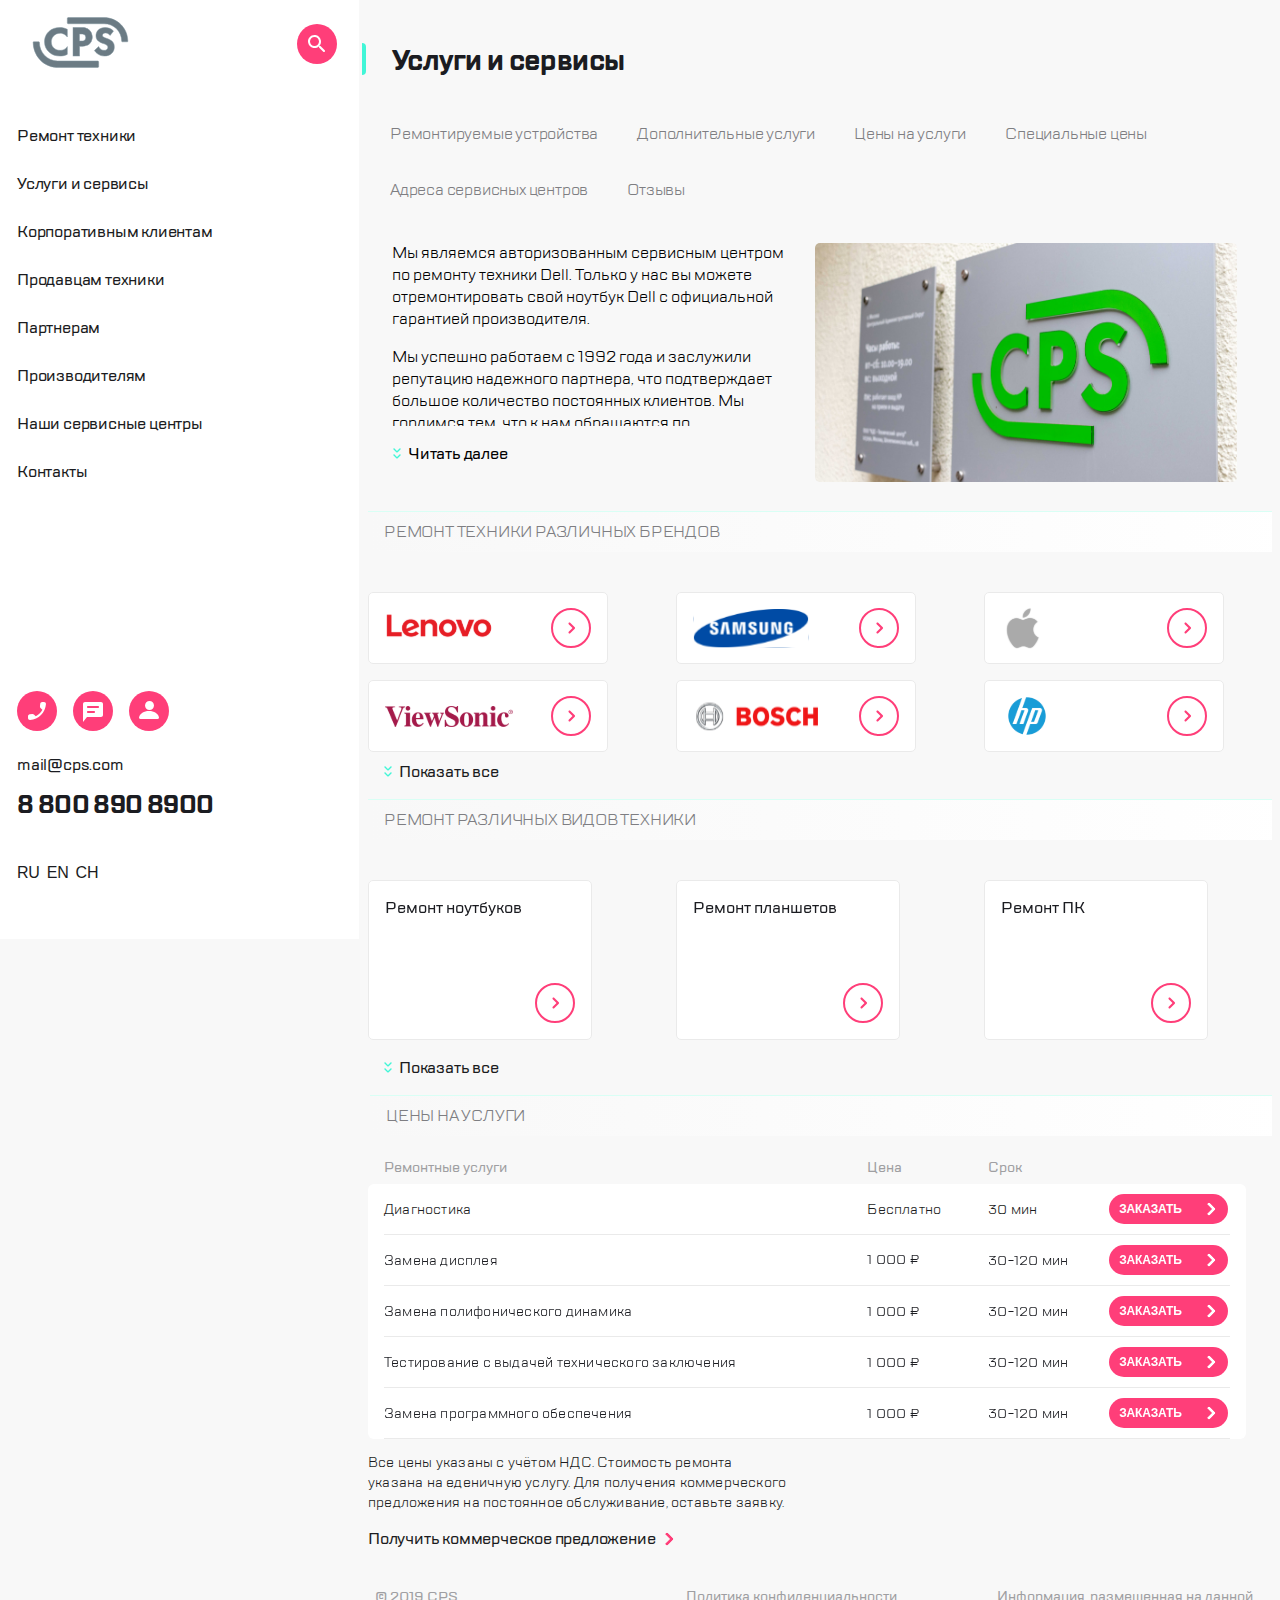
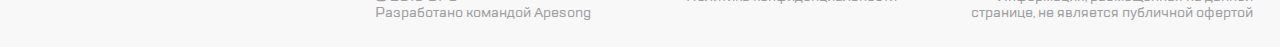
<file: index.html>
<!DOCTYPE html>
<html lang="en">
   <head>
      <meta charset="UTF-8">
      <meta name="viewport" content="width=device-width,user-scalable=no,initial-scale=1,maximum-scale=1,minimum-scale=1">
      <meta http-equiv="X-UA-Compatible" content="ie=edge">
      <link rel="stylesheet" href="https://cdn.jsdelivr.net/npm/swiper@11/swiper-bundle.min.css">
      <title>Webpack 4 Starter</title>
   <link href="style.css" rel="stylesheet"></head>
   <body>
      <div class="container">
      <div class="page">
         <section class="page__topbar">
            <button class="page__open-menu button button-reset"><img src="img/menu.svg" width="40" height="40" alt="меню">
            </button>
            <a class="page__logo" href="#"><img src="img/logo.svg" width="96.55" height="50.81" alt="логотип">
            </a>
            <ul class="page__users-actions list-reset">
               <li>
                  <button class="button button-reset">
                  <img src="img/phone.svg" width="40" height="40" alt="звонок">
                  </button>
               </li>
               <li>
                  <button class="button button-reset">
                  <img src="img/chat.svg" width="40" height="40" alt="чат">
                  </button>
               </li>
               <li>
                  <button class="button button-reset">
                  <img src="img/profile.svg" width="40" height="40" alt="профиль">
                  </button>
               </li>
            </ul>
            <ul class="page__repair-actions list-reset">
               <li>
                  <button class="button button-reset">
                  <img src="img/setting.svg" width="40" height="40" alt="настройки">
                  </button>
               </li>
               <li>
                  <button class="button button-reset">
                  <img src="img/search.svg" width="40" height="40" alt="поиск">
                  </button>
               </li>
            </ul>
         </section>
         <header class="page__header">
            <div class="header__inner">
               <h2 class="page__title">Услуги и сервисы</h2>
               <ul class="header__repair-actions list-reset">
                  <li>
                     <button class="header__button button button-reset">
                     <span>Оставить заявку</span>
                     <img src="img/setting.svg" width="40" height="40" alt="настройки">
                     </button>
                  </li>
                  <li>
                     <button class="header__button button button-reset">
                     <span>Статус ремонта</span>
                     <img src="img/search.svg" width="40" height="40" alt="поиск">
                     </button>
                  </li>
               </ul>
            </div>
            <nav class="page__nav nav">
               <ul class="nav__list list-reset">
                  <li>
                     <a class="nav__item a-reset" href="#">Ремонтируемые устройства</a>
                  </li>
                  <li>
                     <a class="nav__item a-reset" href="#">Дополнительные услуги</a>
                  </li>
                  <li>
                     <a class="nav__item a-reset" href="#">Цены на услуги</a>
                  </li>
                  <li>
                     <a class="nav__item a-reset" href="#">Специальные цены</a>
                  </li>
                  <li>
                     <a class="nav__item a-reset" href="#">Адреса сервисных центров</a>
                  </li>
                  <li>
                     <a class="nav__item a-reset" href="#">Отзывы</a>
                  </li>
               </ul>
            </nav>
         </header>
         <section class="page__about about">
            <div class="about__left">
               <div class="about__content">
                  <p> Мы являемся авторизованным сервисным центром по ремонту техники Dell. Только у нас вы можете отремонтировать свой ноутбук Dell c официальной 
                     гарантией производителя. 
                  </p>
                  <p>Мы успешно работаем с 1992 года и заслужили репутацию надежного партнера, что подтверждает большое
                     количество постоянных клиентов. Мы гордимся тем, что к нам обращаются по рекомендациям и, в свою
                     очередь,советуют нас родным и близким.
                  </p>
               </div>
               <button class="about__more button button-reset">Читать далее</button>
            </div>
            <img class="about__img img" src="img/signboard.jpg" alt="График работы CPS компании"> 
         </section>
      </div>
      <aside class="aside">
        <header class="aside__header">
       <button class="button-burger button button-reset">
         <img src="img/close.svg" width="40" height="40" alt="назад">
       </button>
       <a href="#" class="logo a-reset">
         <img src="img/logo.svg" width="96.55" height="50.81" alt="логотип">
       </a>
       <button class="button-search button button-reset">
         <img src="img/search2.svg" width="40" height="40" alt="поиск">
       </button>
     </header>

     <nav class="menu">
       <ul class="menu__list list-reset">
         <li>
           <a href="#" class="menu__item">Ремонт техники</a>
         </li>
         <li>
           <a href="#" class="menu__item">Услуги и сервисы</a>
         </li>
         <li>
           <a href="#" class="menu__item">Корпоративным клиентам</a>
         </li>
         <li>
           <a href="#" class="menu__item">Продавцам техники</a>
         </li>
         <li>
           <a href="#" class="menu__item">Партнерам</a>
         </li>
         <li>
           <a href="#" class="menu__item">Производителям</a>
         </li>
         <li>
           <a href="#" class="menu__item">Наши сервисные центры</a>
         </li>
         <li>
           <a href="#" class="menu__item">Контакты</a>
         </li>
       </ul>
     </nav>

     <footer class="aside__footer">
       <ul class="actions list-reset">
         <li>
           <button class="actions__item button-phone button-reset">
             <img src="img/phone.svg" width="40" height="40" alt="вызов">
           </button>
         </li>
         <li>
           <button class="actions__item button-chat button-reset">
             <img src="img/chat.svg" width="40" height="40" alt="чат">
           </button>
         </li>
         <li>
           <button class="actions__item button-reset">
             <img src="img/profile.svg" width="40" height="40" alt="профиль">
           </button>
         </li>
       </ul>
       <address class="contacts">
         <a href="mailto:mail@cps.com" class="contacts__email a-reset">mail@cps.com</a>
         <a href="tel:88008908900" class="contacts__phone a-reset">8 800 890 8900</a>
       </address>

       <ul class="lang list-reset">
         <li>
           <button class="lang__btn button-reset">RU</button>
         </li>
         <li>
           <button class="lang__btn button-reset">EN</button>
         </li>
         <li>
           <button class="lang__btn button-reset">CH</button>
         </li>
       </ul>
     </footer>
   </aside>

      <div class="overlay"></div>

      <section class="brand">
         <h3 class="brand__title title">Ремонт техники различных брендов</h3>
         <div class="swiper slider-1">
            <ul class="swiper-wrapper brand__list list-reset">
               <li class="swiper-slide">
                  <a href="#" class="brand__item a-reset">
                  <img src="img/lenovo.svg" width="108" height="32" alt="Lenovo">
                  <img src="img/go.svg" class="brand__arrows" width="40" height="40" alt="">
                  </a>
               </li>
               <li class="swiper-slide">
                  <a href="#" class="brand__item a-reset">
                  <img src="img/sumsung.svg" width="116" height="38.52" alt="Samsung">
                  <img src="img/go.svg" class="brand__arrows" width="40" height="40" alt="">
                  </a>
               </li>
               <li class="swiper-slide">
                  <a href="#" class="brand__item a-reset">
                  <img src="img/apple.svg" width="44" height="44" alt="Apple">
                  <img src="img/go.svg" class="brand__arrows" width="40" height="40" alt="">
                  </a>
               </li>
               <li class="swiper-slide">
                  <a href="#" class="brand__item a-reset">
                  <img src="img/viewsonic.svg" width="128" height="21" alt="ViewSonic">
                  <img src="img/go.svg" class="brand__arrows" width="40" height="40" alt="">
                  </a>
               </li>
               <li class="swiper-slide">
                  <a href="#" class="brand__item a-reset">
                  <img src="img/bosh.svg" width="128" height="28.6" alt="Bosch">
                  <img src="img/go.svg" class="brand__arrows" width="40" height="40" alt="">
                  </a>
               </li>
               <li class="swiper-slide">
                  <a href="#" class="brand__item a-reset">
                  <img src="img/hp.svg" width="52" height="52" alt="HP">
                  <img src="img/go.svg" class="brand__arrows" width="40" height="40" alt="">
                  </a>
               </li>
               <li class="swiper-slide">
                  <a href="#" class="brand__item a-reset">
                  <img src="img/acer.svg" width="94" height="24" alt="Acer">
                  <img src="img/go.svg" class="brand__arrows" width="40" height="40" alt="">
                  </a>
               </li>
               <li class="swiper-slide">
                  <a href="#" class="brand__item a-reset">
                  <img src="img/sony.svg" width="128" height="25.6" alt="Sony">
                  <img src="img/go.svg" class="brand__arrows" width="40" height="40" alt="">
                  </a>
               </li>
               <li class="swiper-slide">
                  <a href="#" class="brand__item a-reset">
                  <img src="img/lenovo.svg" width="108" height="32" alt="Lenovo">
                  <img src="img/go.svg" class="brand__arrows" width="40" height="40" alt="">
                  </a>
               </li>
               <li class="swiper-slide">
                  <a href="#" class="brand__item a-reset">
                  <img src="img/sumsung.svg" width="116" height="38.52" alt="Samsung">
                  <img src="img/go.svg" class="brand__arrows" width="40" height="40" alt="">
                  </a>
               </li>
               <li class="swiper-slide">
                  <a href="#" class="brand__item a-reset">
                  <img src="img/apple.svg" width="44" height="44" alt="Apple">
                  <img src="img/go.svg" class="brand__arrows" width="40" height="40" alt="">
                  </a>
               </li>
            </ul>
            <div class="swiper-pagination"></div>
         </div>
         <button class="btn button-reset">Показать все</button>
      </section>

      <section class="technic">
         <h3 class="technic__title title">Ремонт различных видов техники</h3>
         <div class="swiper slider-2">
            <ul class="swiper-wrapper technic__list list-reset">
               <li class="swiper-slide">
                  <a href="#" class="technic__item a-reset">
                  <span>Ремонт ноутбуков</span>
                  <img src="img/go.svg" class="img" width="40" height="40" alt="">
                  </a>
               </li>
               <li class="swiper-slide">
                  <a href="#" class="technic__item a-reset">
                  <span>Ремонт планшетов</span>
                  <img src="img/go.svg" class="technic__item-img" width="40" height="40" alt="">
                  </a>
               </li>
               <li class="swiper-slide">
                  <a href="#" class="technic__item a-reset">
                  <span>Ремонт ПК</span>
                  <img src="img/go.svg" class="technic__item-img" width="40" height="40" alt="">
                  </a>
               </li>
               <li class="swiper-slide">
                  <a href="#" class="technic__item a-reset">
                  <span>Ремонт мониторов</span>
                  <img src="img/go.svg" class="technic__item-img" width="40" height="40" alt="">
                  </a>
               </li>
            </ul>
            <div class="swiper-pagination"></div>
         </div>
         <button class="btn technic__button button-reset">Показать все</button>
      </section>

      <section class="price">
         <h3 class="price__title title">Цены на услуги</h3>
         <div class="price__table">
            <div class="price__thead">
               <span class="price__subtitle">Ремонтные услуги</span>
               <span class="price__subtitle">Цена</span>
               <span class="price__subtitle">Срок</span>
            </div>
            <div class="swiper slider-3">
               <ul class="swiper-wrapper price__list list-reset">
                  <li class="swiper-slide">
                     <div class="price__item">
                        <div class="price__block1">
                           <span class="price__subheader">Ремонтные услуги</span>
                           <span class="price__info">Диагностика</span>
                        </div>
                        <div class="price__block2">
                           <span class="price__subheader">Цена</span>
                           <span class="price__info">Бесплатно</span>
                        </div>
                        <div class="price__block3">
                           <span class="price__subheader">Срок</span>
                           <span class="price__info">30 мин</span>
                        </div>
                        <button class="button-order button button-reset">Заказать</button>
                     </div>
                  </li>
                  <li class="swiper-slide">
                     <div class="price__item">
                        <div class="price__block1">
                           <span class="price__subheader">Ремонтные услуги</span>
                           <span class="price__info">Замена дисплея</span>
                        </div>
                        <div class="price__block2">
                           <span class="price__subheader">Цена</span>
                           <p class="price__info">1 000 ₽</p>
                        </div>
                        <div class="price__block3">
                           <span class="price__subheader">Срок</span>
                           <span class="price__info">30-120 мин</span>
                        </div>
                        <button class="button-order button button-reset">Заказать</button>
                     </div>
                  </li>
                  <li class="swiper-slide">
                     <div class="price__item">
                        <div class="price__block1">
                           <span class="price__subheader">Ремонтные услуги</span>
                           <span class="price__info">Замена полифонического динамика</span>
                        </div>
                        <div class="price__block2">
                           <span class="price__subheader">Цена</span>
                           <span class="price__info">1 000 ₽</span>
                        </div>
                        <div class="price__block3">
                           <span class="price__subheader">Срок</span>
                           <span class="price__info">30-120 мин</span>
                        </div>
                        <button class="button-order button button-reset">Заказать</button>
                     </div>
                  </li>
                  <li class="swiper-slide">
                     <div class="price__item">
                        <div class="price__block1">
                           <span class="price__subheader">Ремонтные услуги</span>
                           <span class="price__info">Тестирование с выдачей технического заключения</span>
                        </div>
                        <div class="price__block2">
                           <span class="price__subheader">Цена</span>
                           <span class="price__info">1 000 ₽</span>
                        </div>
                        <div class="price__block3">
                           <span class="price__subheader">Срок</span>
                           <span class="price__info">30-120 мин</span>
                        </div>
                        <button class="button-order button-block button button-reset">Заказать</button>
                     </div>
                  </li>
                  <li class="swiper-slide">
                     <div class="price__item">
                        <div class="price__block1">
                           <span class="price__subheader">Ремонтные услуги</span>
                           <span class="price__info">Замена программного обеспечения</span>
                        </div>
                        <div class="price__block2">
                           <span class="price__subheader">Цена</span>
                           <span class="price__info">1 000 ₽</span>
                        </div>
                        <div class="price__block3">
                           <span class="price__subheader">Срок</span>
                           <span class="price__info">30-120 мин</span>
                        </div>
                        <button class="button-order button button-reset">Заказать</button>
                     </div>
                  </li>
               </ul>
               <div class="swiper-pagination"></div>
            </div>
            <p class="price__footnote foonote">Все цены указаны с учётом НДС. Стоимость ремонта указана на еденичную услугу. Для получения коммерческого предложения на постоянное обслуживание, оставьте заявку.</p>
            <a class="price__link a-reset" href="#">Получить коммерческое предложение</a>
      </div></section>
      <footer class="footer">
      <span class="footer__text">© 2019 CPS <br> Разработано командой Apesong </span>
      <span class="footer__text">Политика конфиденциальности</span>
      <span class="footer__text">Информация, размещенная на данной странице, не является публичной офертой</span>
      </footer>
      </div>
      <section class="modal feedback">
         <button class="modal__close button button-reset">
         <img src="img/close.svg" width="40" height="40" alt="назад">
         </button>
         <h2 class="modal__title feedback__title">Обратная связь</h2>
         <div class="modal__form">
            <input class="modal__input" type="text" placeholder="Имя" id="input-name" name="name"> 
            <input class="modal__input" type="tel" placeholder="Телефон" id="iinput-tel" name="phone"> 
            <input class="modal__input" type="email" placeholder="Электронная почта" id="input-email" name="email"> 
            <textarea class="modal__textarea" type="text" placeholder="Сообщение" rows="6"></textarea>
         </div>
         <p class="modal__text">Нажимая “отправить”, вы даете согласие на <a class="modal__link a-reset" href="#">обработку персональных данных</a> и соглашаетесь с нашей <a class="modal__link a-reset" href="#">политикой конфиденциальности</a></p>
         <button type="submit" class="modal__submit button button-reset button-order">Отправить</button>
      </section>
      <section class="modal callback">
         <button class="modal__close button button-reset">
         <img src="img/close.svg" width="40" height="40" alt="назад">
         </button>
         <h2 class="modal__title callback__title">Обратный звонок</h2>
         <div class="modal__form">
            <input class="modal__input" type="tel" placeholder="Телефон" id="input-name2" name="phone"> 
         </div>
         <p class="modal__text">Нажимая “отправить”, вы даете согласие на <a class="modal__link a-reset" href="#">обработку персональных данных</a> и соглашаетесь с нашей <a class="modal__link a-reset" href="#">политикой конфиденциальности</a></p>
         <button type="submit" class="modal__submit button-order button button-reset">Отправить</button>
      </section>
      <script src="https://cdn.jsdelivr.net/npm/swiper@11/swiper-bundle.min.js"></script>
   <script type="text/javascript" src="./js/bundle.js"></script></body>
</html>
</file>
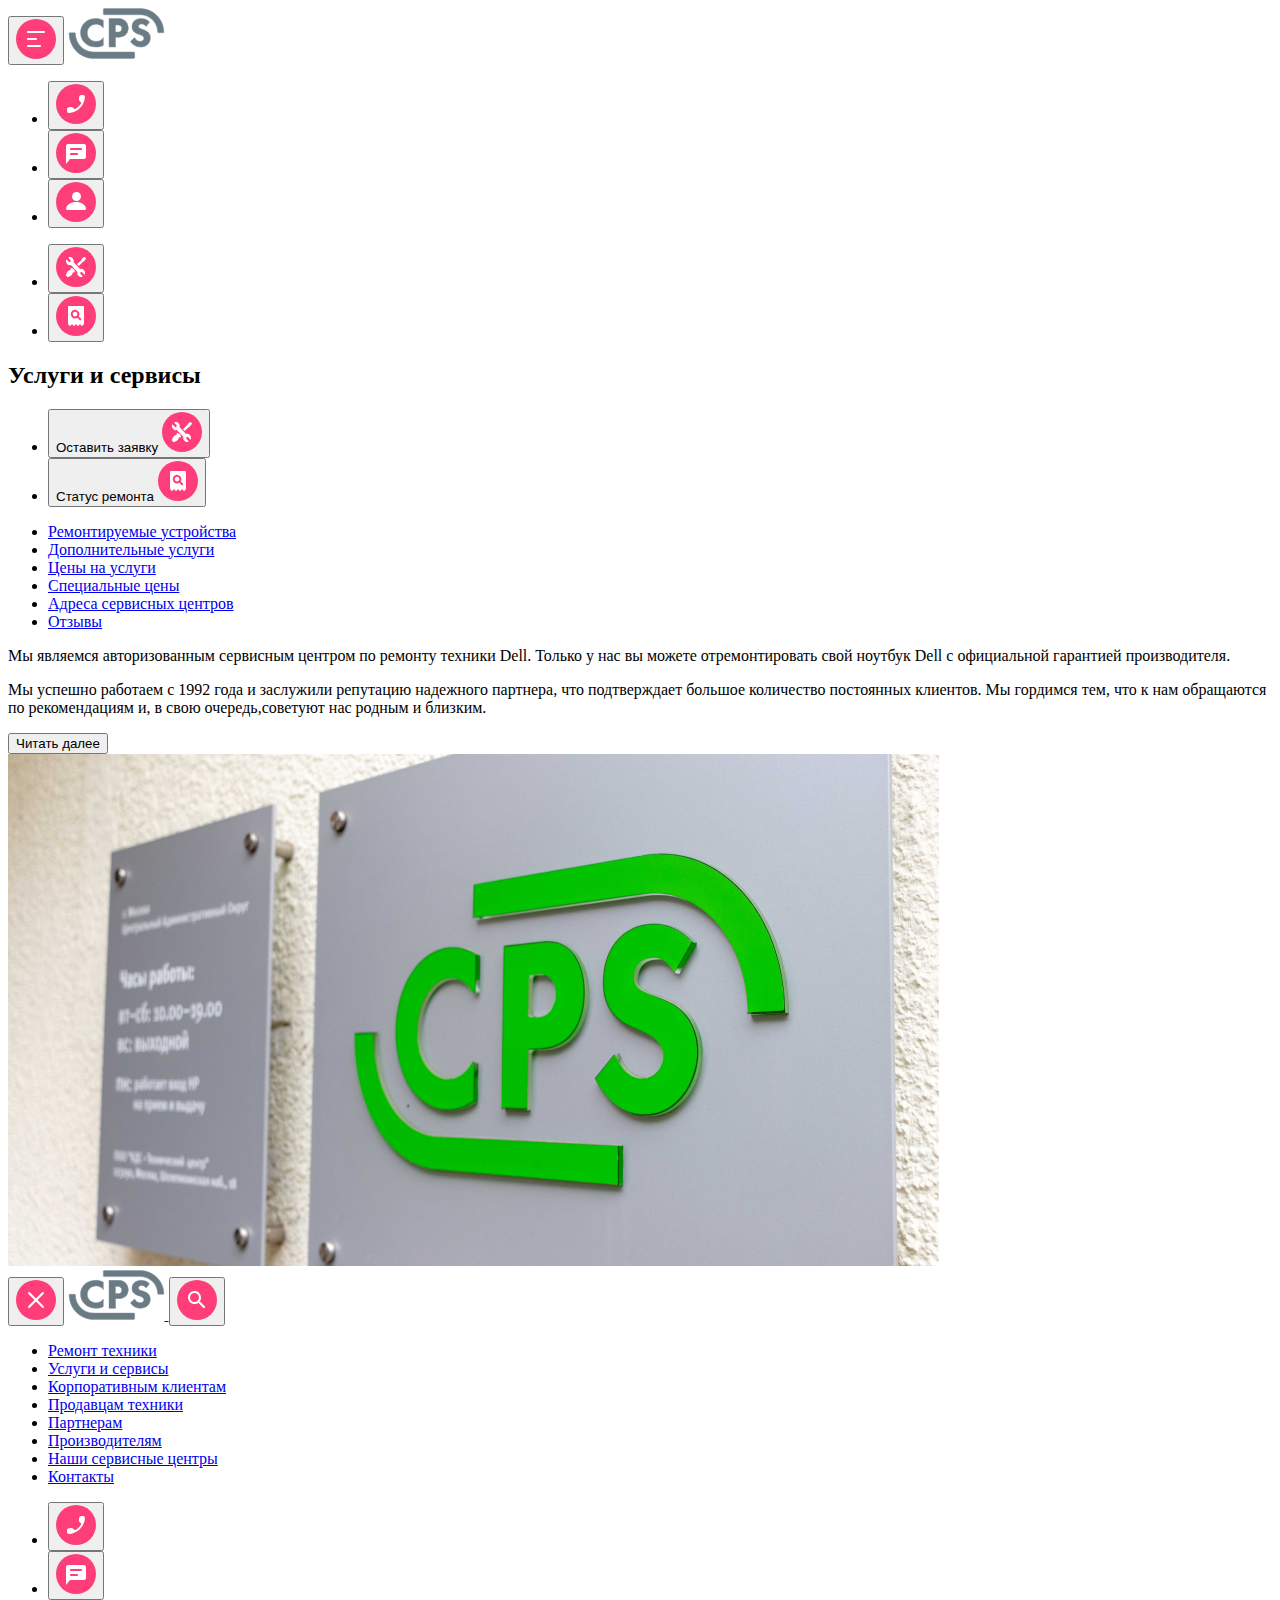
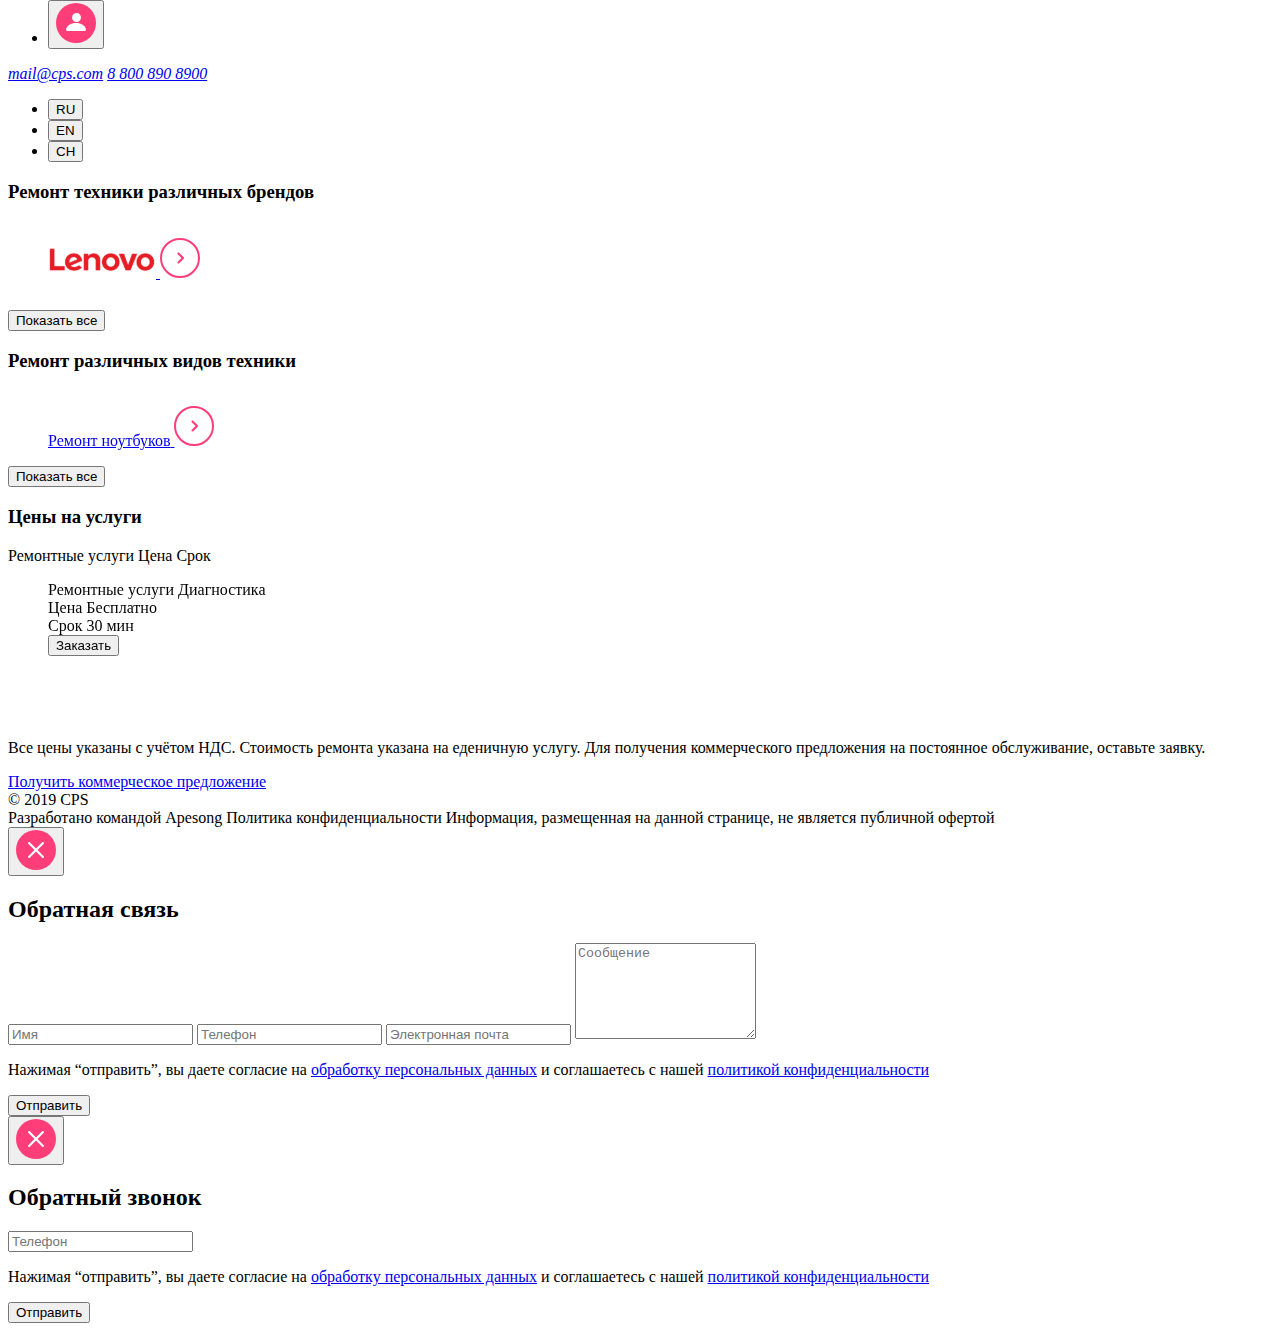
<file: src/index.html>
<!DOCTYPE html>
<html lang="en">
   <head>
      <meta charset="UTF-8" />
      <meta
         name="viewport"
         content="width=device-width, user-scalable=no, initial-scale=1.0, maximum-scale=1.0, minimum-scale=1.0"
         />
      <meta http-equiv="X-UA-Compatible" content="ie=edge" />
      <link
         rel="stylesheet"
         href="https://cdn.jsdelivr.net/npm/swiper@11/swiper-bundle.min.css"
         />
      <title><%= htmlWebpackPlugin.options.title %></title>
   </head>
   <body>
      <div class="container">
      <div class="page">
         <section class="page__topbar">
            <button class="page__open-menu button button-reset"><img src="img/menu.svg" width="40" height="40"  alt="меню">
            </button>
            <a class="page__logo" href="#"><img src="img/logo.svg" width="96.55" height="50.81"  alt="логотип" >
            </a>
            <ul class="page__users-actions list-reset">
               <li>
                  <button class="button button-reset">
                  <img src="img/phone.svg" width="40" height="40"  alt="звонок">
                  </button>
               </li>
               <li>
                  <button class="button button-reset">
                  <img src="img/chat.svg" width="40" height="40"  alt="чат">
                  </button>
               </li>
               <li>
                  <button class="button button-reset">
                  <img src="img/profile.svg" width="40" height="40"  alt="профиль">
                  </button>
               </li>
            </ul>
            <ul class="page__repair-actions list-reset">
               <li>
                  <button class="button button-reset">
                  <img src="img/setting.svg" width="40" height="40"  alt="настройки">
                  </button>
               </li>
               <li>
                  <button class="button button-reset">
                  <img src="img/search.svg"width="40" height="40"  alt="поиск">
                  </button>
               </li>
            </ul>
         </section>
         <header class="page__header">
            <div class="header__inner">
               <h2 class="page__title">Услуги и сервисы</h2>
               <ul class="header__repair-actions list-reset">
                  <li>
                     <button class="header__button button button-reset">
                     <span>Оставить заявку</span>
                     <img src="img/setting.svg" width="40" height="40"  alt="настройки">
                     </button>
                  </li>
                  <li>
                     <button class="header__button button button-reset">
                     <span>Статус ремонта</span>
                     <img src="img/search.svg"width="40" height="40"  alt="поиск">
                     </button>
                  </li>
               </ul>
            </div>
            <nav class = "page__nav nav">
               <ul class="nav__list list-reset">
                  <li>
                     <a  class="nav__item a-reset" href="#">Ремонтируемые устройства</a>
                  </li>
                  <li>
                     <a class="nav__item a-reset" href="#">Дополнительные услуги</a>
                  </li>
                  <li>
                     <a class="nav__item a-reset" href="#">Цены на услуги</a>
                  </li>
                  <li>
                     <a class="nav__item a-reset" href="#">Специальные цены</a>
                  </li>
                  <li>
                     <a class="nav__item a-reset" href="#">Адреса сервисных центров</a>
                  </li>
                  <li>
                     <a class="nav__item a-reset" href="#">Отзывы</a>
                  </li>
               </ul>
            </nav>
         </header>
         <section class="page__about about">
            <div class="about__left">
               <div class="about__content">
                  <p> Мы являемся авторизованным сервисным центром по ремонту техники Dell. Только у нас вы можете отремонтировать свой ноутбук Dell c официальной 
                     гарантией производителя. 
                  </p>
                  <p>Мы успешно работаем с 1992 года и заслужили репутацию надежного партнера, что подтверждает большое
                     количество постоянных клиентов. Мы гордимся тем, что к нам обращаются по рекомендациям и, в свою
                     очередь,советуют нас родным и близким.</span>
                  </p>
               </div>
               <button class="about__more button  button-reset">Читать далее</button>
            </div>
            <img class ="about__img img" src="img/signboard.jpg"  alt="График работы CPS компании"> 
         </section>
      </div>
      <aside class="aside">
        <header class="aside__header">
       <button class="button-burger button button-reset">
         <img src="img/close.svg" width="40" height="40" alt="назад" />
       </button>
       <a href="#" class="logo a-reset">
         <img src="img/logo.svg" width="96.55" height="50.81" alt="логотип" />
       </a>
       <button class="button-search button button-reset">
         <img src="img/search2.svg" width="40" height="40" alt="поиск" />
       </button>
     </header>

     <nav class="menu">
       <ul class="menu__list list-reset">
         <li>
           <a href="#" class="menu__item">Ремонт техники</a>
         </li>
         <li>
           <a href="#" class="menu__item">Услуги и сервисы</a>
         </li>
         <li>
           <a href="#" class="menu__item">Корпоративным клиентам</a>
         </li>
         <li>
           <a href="#" class="menu__item">Продавцам техники</a>
         </li>
         <li>
           <a href="#" class="menu__item">Партнерам</a>
         </li>
         <li>
           <a href="#" class="menu__item">Производителям</a>
         </li>
         <li>
           <a href="#" class="menu__item">Наши сервисные центры</a>
         </li>
         <li>
           <a href="#" class="menu__item">Контакты</a>
         </li>
       </ul>
     </nav>

     <footer class="aside__footer">
       <ul class="actions list-reset">
         <li>
           <button class="actions__item button-phone button-reset">
             <img src="img/phone.svg" width="40" height="40" alt="вызов" />
           </button>
         </li>
         <li>
           <button class="actions__item button-chat button-reset">
             <img src="img/chat.svg" width="40" height="40" alt="чат" />
           </button>
         </li>
         <li>
           <button class="actions__item button-reset">
             <img src="img/profile.svg" width="40" height="40" alt="профиль" />
           </button>
         </li>
       </ul>
       <address class="contacts">
         <a href="mailto:mail@cps.com" class="contacts__email a-reset"
           >mail@cps.com</a
         >
         <a href="tel:88008908900" class="contacts__phone a-reset"
           >8 800 890 8900</a
         >
       </address>

       <ul class="lang list-reset">
         <li>
           <button class="lang__btn button-reset">RU</button>
         </li>
         <li>
           <button class="lang__btn button-reset">EN</button>
         </li>
         <li>
           <button class="lang__btn button-reset">CH</button>
         </li>
       </ul>
     </footer>
   </aside>

      <div class="overlay"></div>

      <section class="brand">
         <h3 class="brand__title title">Ремонт техники различных брендов</h3>
         <div class="swiper slider-1">
            <ul class="swiper-wrapper brand__list list-reset">
               <li class="swiper-slide">
                  <a href="#" class="brand__item a-reset">
                  <img src="img/lenovo.svg" width="108" height="32" alt="Lenovo">
                  <img src="img/go.svg" class="brand__arrows" width="40" height="40" alt="">
                  </a>
               </li>
               <li class="swiper-slide">
                  <a href="#" class="brand__item a-reset">
                  <img src="img/sumsung.svg" width="116" height="38.52" alt="Samsung">
                  <img src="img/go.svg" class="brand__arrows" width="40" height="40" alt="">
                  </a>
               </li>
               <li class="swiper-slide">
                  <a href="#" class="brand__item a-reset">
                  <img src="img/apple.svg" width="44" height="44" alt="Apple">
                  <img src="img/go.svg" class="brand__arrows" width="40" height="40" alt="">
                  </a>
               </li>
               <li class="swiper-slide">
                  <a href="#" class="brand__item a-reset">
                  <img src="img/viewsonic.svg" width="128" height="21" alt="ViewSonic">
                  <img src="img/go.svg" class="brand__arrows" width="40" height="40" alt="">
                  </a>
               </li>
               <li class="swiper-slide">
                  <a href="#" class="brand__item a-reset">
                  <img src="img/bosh.svg" width="128" height="28.6" alt="Bosch">
                  <img src="img/go.svg" class="brand__arrows" width="40" height="40" alt="">
                  </a>
               </li>
               <li class="swiper-slide">
                  <a href="#" class="brand__item a-reset">
                  <img src="img/hp.svg" width="52" height="52" alt="HP">
                  <img src="img/go.svg" class="brand__arrows" width="40" height="40" alt="">
                  </a>
               </li>
               <li class="swiper-slide">
                  <a href="#" class="brand__item a-reset">
                  <img src="img/acer.svg" width="94" height="24" alt="Acer">
                  <img src="img/go.svg" class="brand__arrows" width="40" height="40" alt="">
                  </a>
               </li>
               <li class="swiper-slide">
                  <a href="#" class="brand__item a-reset">
                  <img src="img/sony.svg" width="128" height="25.6" alt="Sony">
                  <img src="img/go.svg" class="brand__arrows" width="40" height="40" alt="">
                  </a>
               </li>
               <li class="swiper-slide">
                  <a href="#" class="brand__item a-reset">
                  <img src="img/lenovo.svg" width="108" height="32" alt="Lenovo">
                  <img src="img/go.svg" class="brand__arrows" width="40" height="40" alt="">
                  </a>
               </li>
               <li class="swiper-slide">
                  <a href="#" class="brand__item a-reset">
                  <img src="img/sumsung.svg" width="116" height="38.52" alt="Samsung">
                  <img src="img/go.svg" class="brand__arrows" width="40" height="40" alt="">
                  </a>
               </li>
               <li class="swiper-slide">
                  <a href="#" class="brand__item a-reset">
                  <img src="img/apple.svg" width="44" height="44" alt="Apple">
                  <img src="img/go.svg" class="brand__arrows" width="40" height="40" alt="">
                  </a>
               </li>
            </ul>
            <div class="swiper-pagination"></div>
         </div>
         <button class="btn button-reset">Показать все</button>
      </section>

      <section class="technic">
         <h3 class="technic__title title">Ремонт различных видов техники</h3>
         <div class="swiper slider-2">
            <ul class="swiper-wrapper technic__list list-reset">
               <li class="swiper-slide">
                  <a href='#' class="technic__item a-reset">
                  <span>Ремонт ноутбуков</span>
                  <img src="img/go.svg" class="img" width="40" height="40" alt="">
                  </a>
               </li>
               <li class="swiper-slide">
                  <a href='#' class="technic__item a-reset">
                  <span>Ремонт планшетов</span>
                  <img src="img/go.svg" class="technic__item-img" width="40" height="40" alt="">
                  </a>
               </li>
               <li class="swiper-slide">
                  <a href='#' class="technic__item a-reset">
                  <span>Ремонт ПК</span>
                  <img src="img/go.svg" class="technic__item-img" width="40" height="40" alt="">
                  </a>
               </li>
               <li class="swiper-slide">
                  <a href='#' class="technic__item a-reset">
                  <span>Ремонт мониторов</span>
                  <img src="img/go.svg" class="technic__item-img" width="40" height="40" alt="">
                  </a>
               </li>
            </ul>
            <div class="swiper-pagination"></div>
         </div>
         <button class="btn technic__button button-reset">Показать все</button>
      </section>

      <section class="price">
         <h3 class="price__title title">Цены на услуги</h3>
         <div class="price__table">
            <div class="price__thead">
               <span class="price__subtitle">Ремонтные услуги</span>
               <span class="price__subtitle">Цена</span>
               <span class="price__subtitle">Срок</span>
            </div>
            <div class="swiper slider-3">
               <ul class="swiper-wrapper price__list list-reset">
                  <li class="swiper-slide">
                     <div class="price__item">
                        <div class="price__block1">
                           <span class="price__subheader">Ремонтные услуги</span>
                           <span class="price__info">Диагностика</span>
                        </div>
                        <div class="price__block2">
                           <span class="price__subheader">Цена</span>
                           <span class="price__info">Бесплатно</span>
                        </div>
                        <div class="price__block3">
                           <span class="price__subheader">Срок</span>
                           <span class="price__info">30 мин</span>
                        </div>
                        <button class="button-order button button-reset">Заказать</button>
                     </div>
                  </li>
                  <li class="swiper-slide">
                     <div class="price__item">
                        <div class="price__block1">
                           <span class="price__subheader">Ремонтные услуги</span>
                           <span class="price__info">Замена дисплея</span>
                        </div>
                        <div class="price__block2">
                           <span class="price__subheader">Цена</span>
                           <p class="price__info">1 000 ₽</p>
                        </div>
                        <div class="price__block3">
                           <span class="price__subheader">Срок</span>
                           <span class="price__info">30-120 мин</span>
                        </div>
                        <button class="button-order button button-reset">Заказать</button>
                     </div>
                  </li>
                  <li class="swiper-slide">
                     <div class="price__item">
                        <div class="price__block1">
                           <span class="price__subheader">Ремонтные услуги</span>
                           <span class="price__info">Замена полифонического динамика</span>
                        </div>
                        <div class="price__block2">
                           <span class="price__subheader">Цена</span>
                           <span class="price__info">1 000 ₽</span>
                        </div>
                        <div class="price__block3">
                           <span class="price__subheader">Срок</span>
                           <span class="price__info">30-120 мин</span>
                        </div>
                        <button class="button-order button button-reset">Заказать</button>
                     </div>
                  </li>
                  <li class="swiper-slide">
                     <div class="price__item">
                        <div class="price__block1">
                           <span class="price__subheader">Ремонтные услуги</span>
                           <span class="price__info">Тестирование с выдачей технического заключения</span>
                        </div>
                        <div class="price__block2">
                           <span class="price__subheader">Цена</span>
                           <span class="price__info">1 000 ₽</span>
                        </div>
                        <div class="price__block3">
                           <span class="price__subheader">Срок</span>
                           <span class="price__info">30-120 мин</span>
                        </div>
                        <button class="button-order button-block button button-reset">Заказать</button>
                     </div>
                  </li>
                  <li class="swiper-slide">
                     <div class="price__item">
                        <div class="price__block1">
                           <span class="price__subheader">Ремонтные услуги</span>
                           <span class="price__info">Замена программного обеспечения</span>
                        </div>
                        <div class="price__block2">
                           <span class="price__subheader">Цена</span>
                           <span class="price__info">1 000 ₽</span>
                        </div>
                        <div class="price__block3">
                           <span class="price__subheader">Срок</span>
                           <span class="price__info">30-120 мин</span>
                        </div>
                        <button class="button-order button button-reset">Заказать</button>
                     </div>
                  </li>
               </ul>
               <div class="swiper-pagination"></div>
            </div>
            <p class="price__footnote foonote">Все цены указаны с учётом НДС. Стоимость ремонта указана на еденичную услугу. Для получения коммерческого предложения на постоянное обслуживание, оставьте заявку.</p>
            <a class="price__link a-reset" href="#">Получить коммерческое предложение</a>
      </section>
      <footer class="footer">
      <span class="footer__text">© 2019 CPS <br> Разработано командой Apesong </span>
      <span class="footer__text">Политика конфиденциальности</span>
      <span class="footer__text">Информация, размещенная на данной странице, не является публичной офертой</span>
      </footer>
      </div>
      <section class="modal feedback">
         <button class="modal__close button button-reset">
         <img src="img/close.svg" width="40" height="40" alt="назад" />
         </button>
         <h2 class="modal__title feedback__title">Обратная связь</h2>
         <div class="modal__form">
            <input class="modal__input" type="text" placeholder="Имя" id="input-name" name="name"> 
            <input class="modal__input" type="tel" placeholder="Телефон" id="iinput-tel" name="phone"> 
            <input class="modal__input" type="email" placeholder="Электронная почта" id="input-email" name="email"> 
            <textarea class="modal__textarea" type="text" placeholder="Сообщение" rows ="6"></textarea>
         </div>
         <p class="modal__text">Нажимая “отправить”, вы даете согласие на <a class="modal__link a-reset" href="#">обработку персональных данных</a> и соглашаетесь с нашей <a class="modal__link a-reset" href="#">политикой конфиденциальности</a></p>
         <button type="submit" class="modal__submit button button-reset button-order">Отправить</button>
      </section>
      <section class="modal callback">
         <button class="modal__close button button-reset">
         <img src="img/close.svg" width="40" height="40" alt="назад" />
         </button>
         <h2 class="modal__title callback__title">Обратный звонок</h2>
         <div class="modal__form">
            <input class="modal__input" type="tel" placeholder="Телефон" id="input-name2" name="phone"> 
         </div>
         <p class="modal__text">Нажимая “отправить”, вы даете согласие на <a class="modal__link a-reset" href="#">обработку персональных данных</a> и соглашаетесь с нашей <a class="modal__link a-reset" href="#">политикой конфиденциальности</a></p>
         <button type="submit" class="modal__submit button-order button button-reset">Отправить</button>
      </section>
      <script src="https://cdn.jsdelivr.net/npm/swiper@11/swiper-bundle.min.js"></script>
   </body>
</html>
</file>
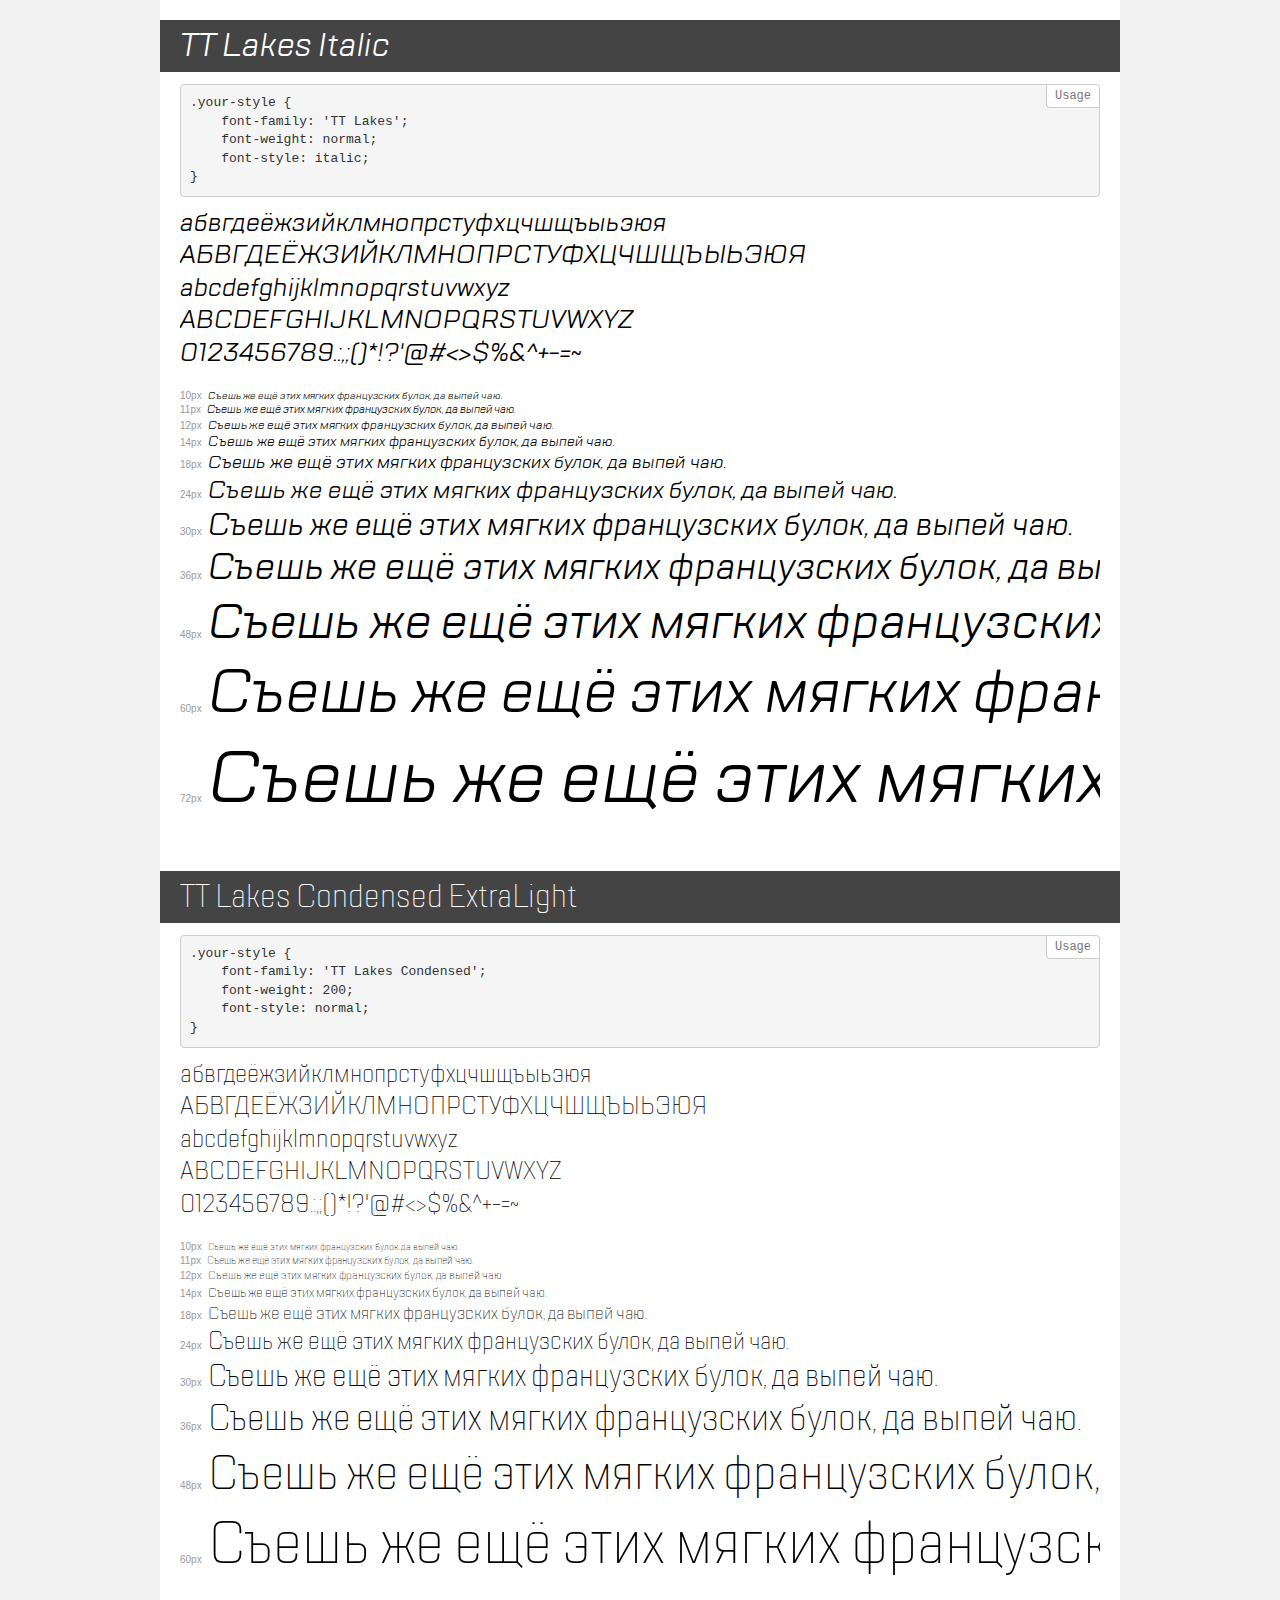
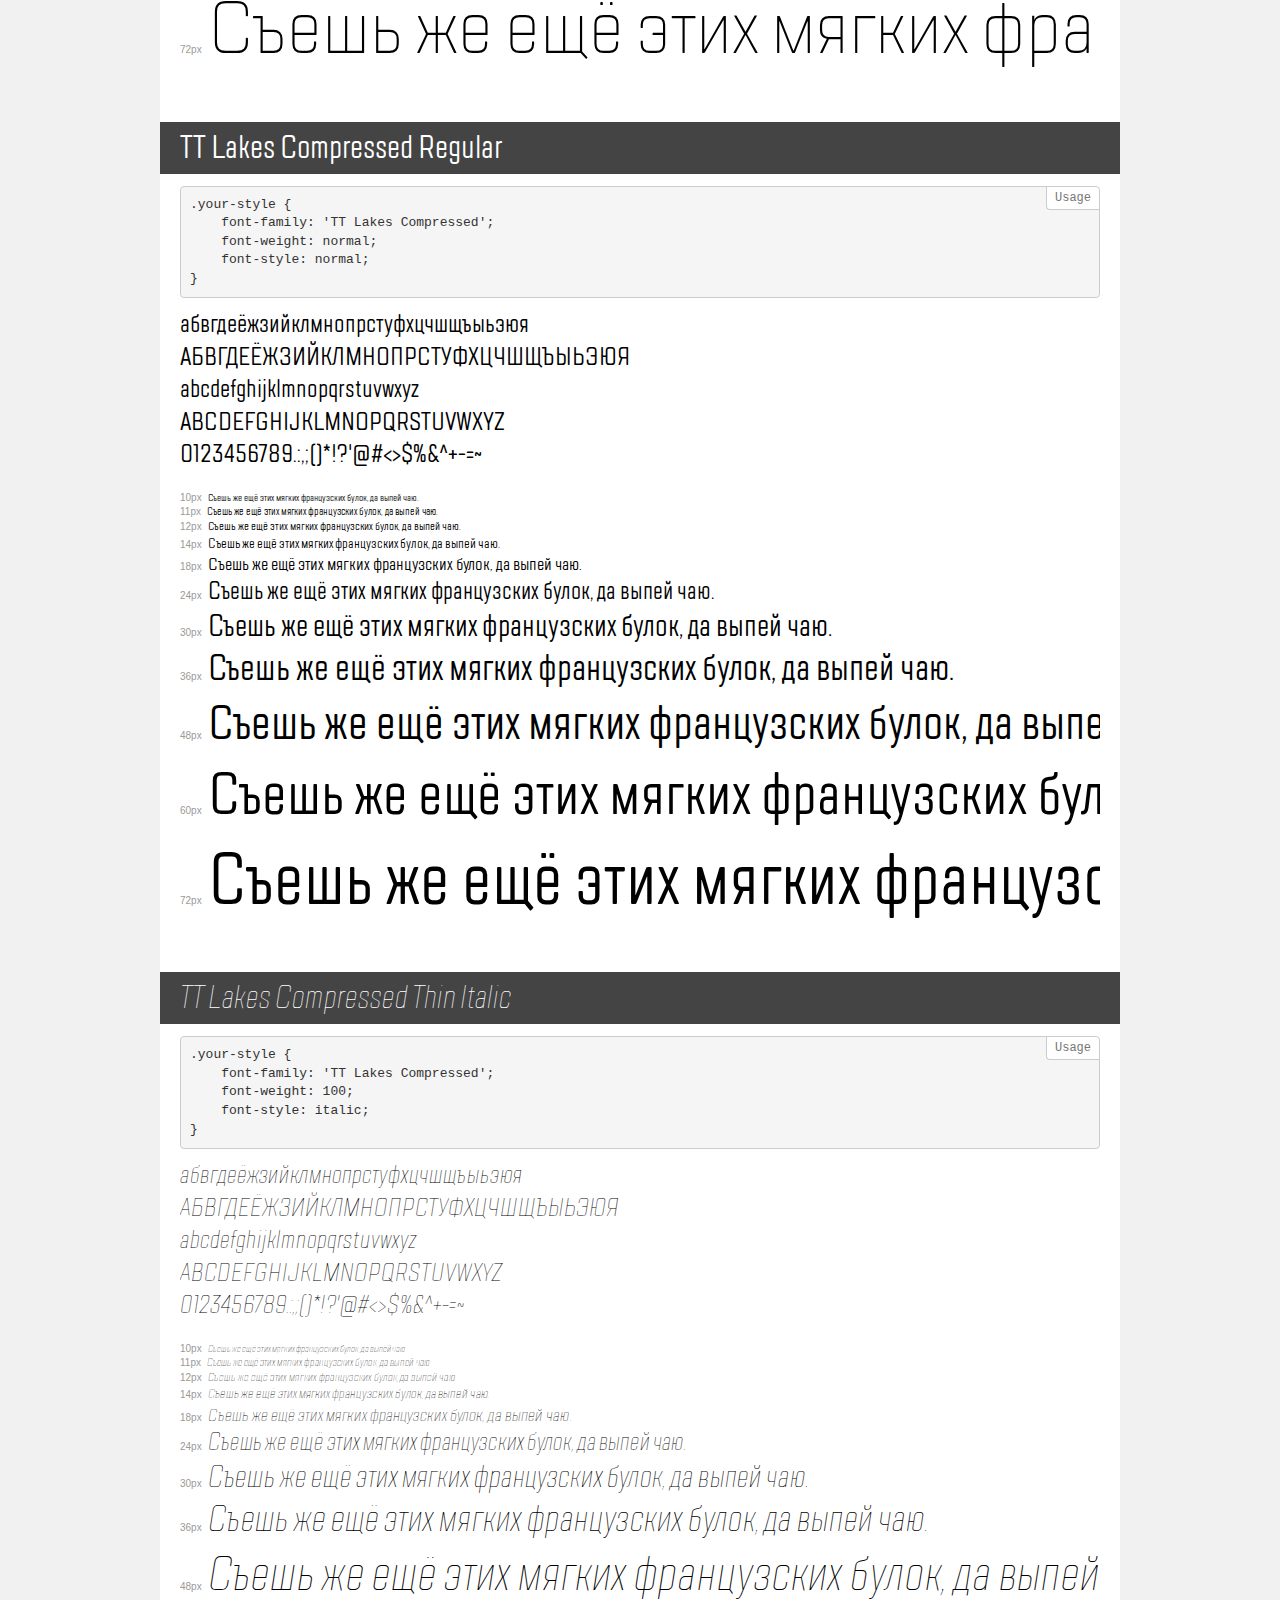
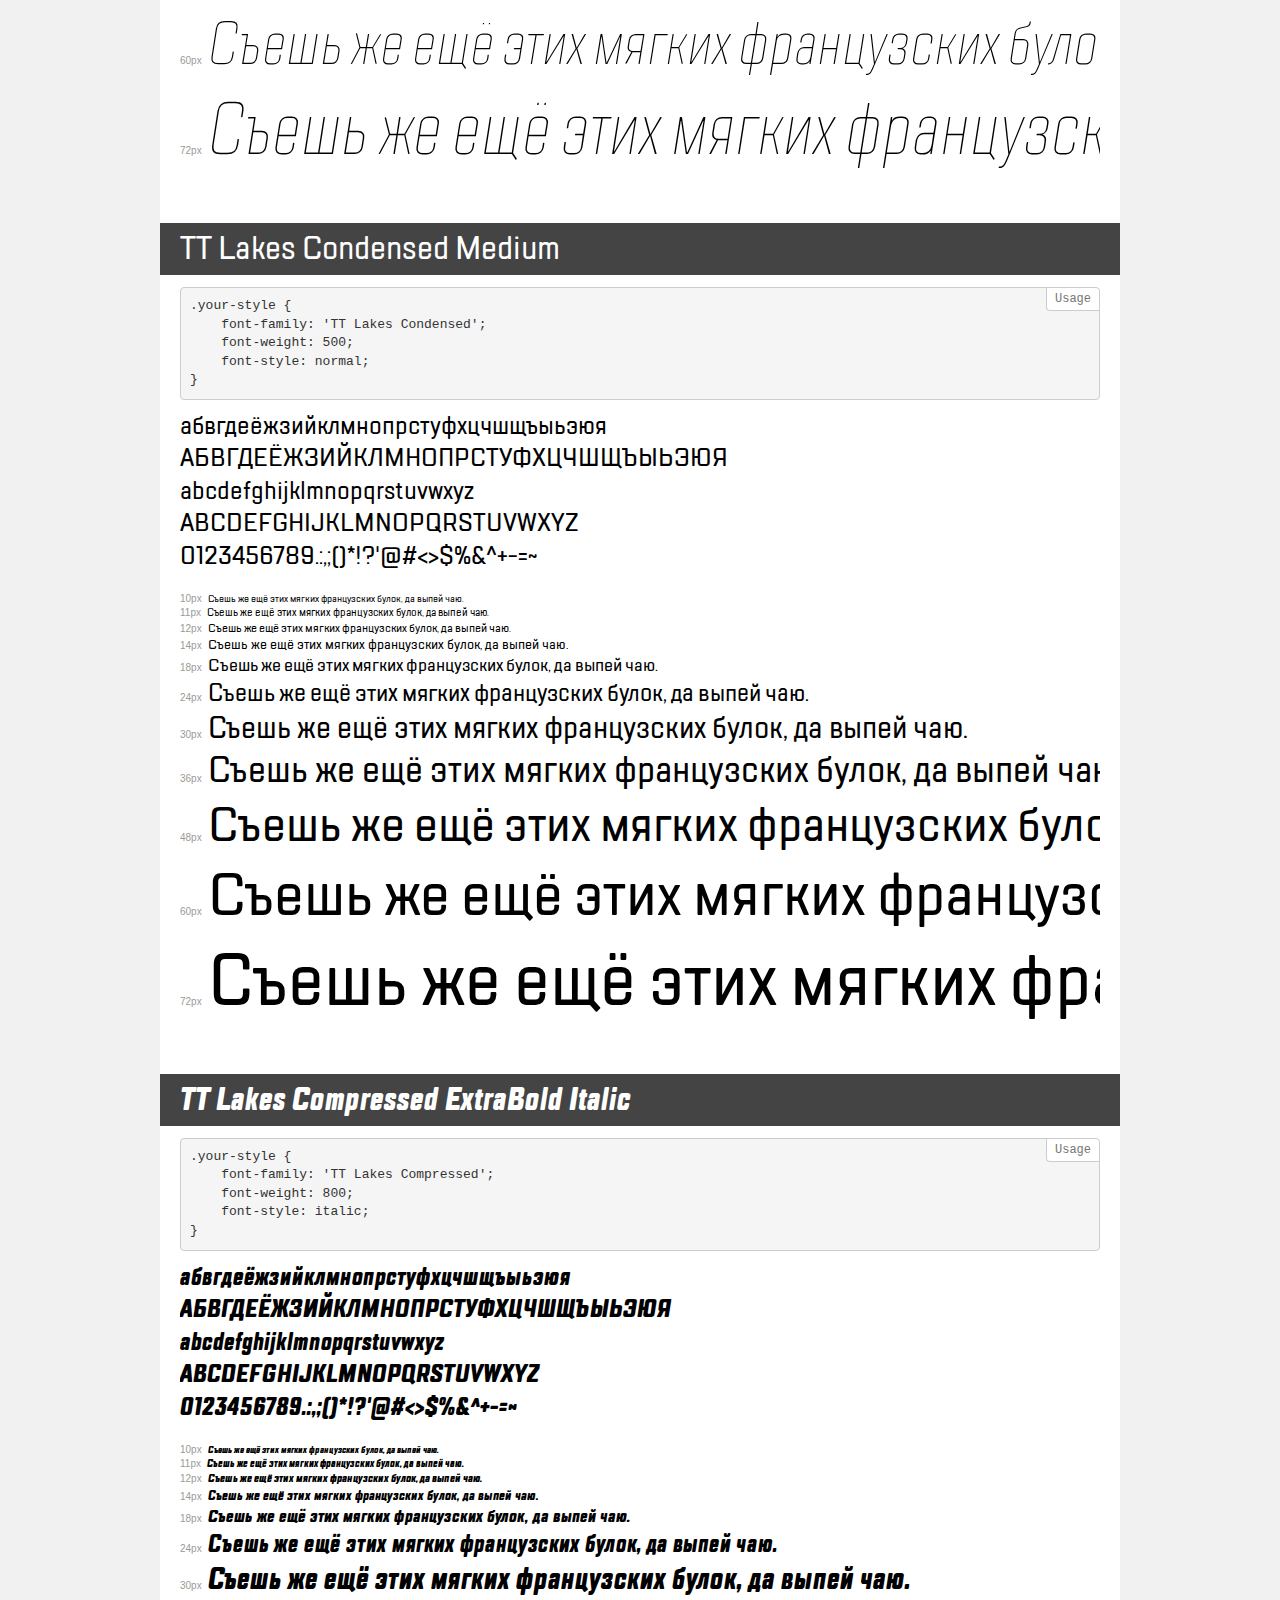
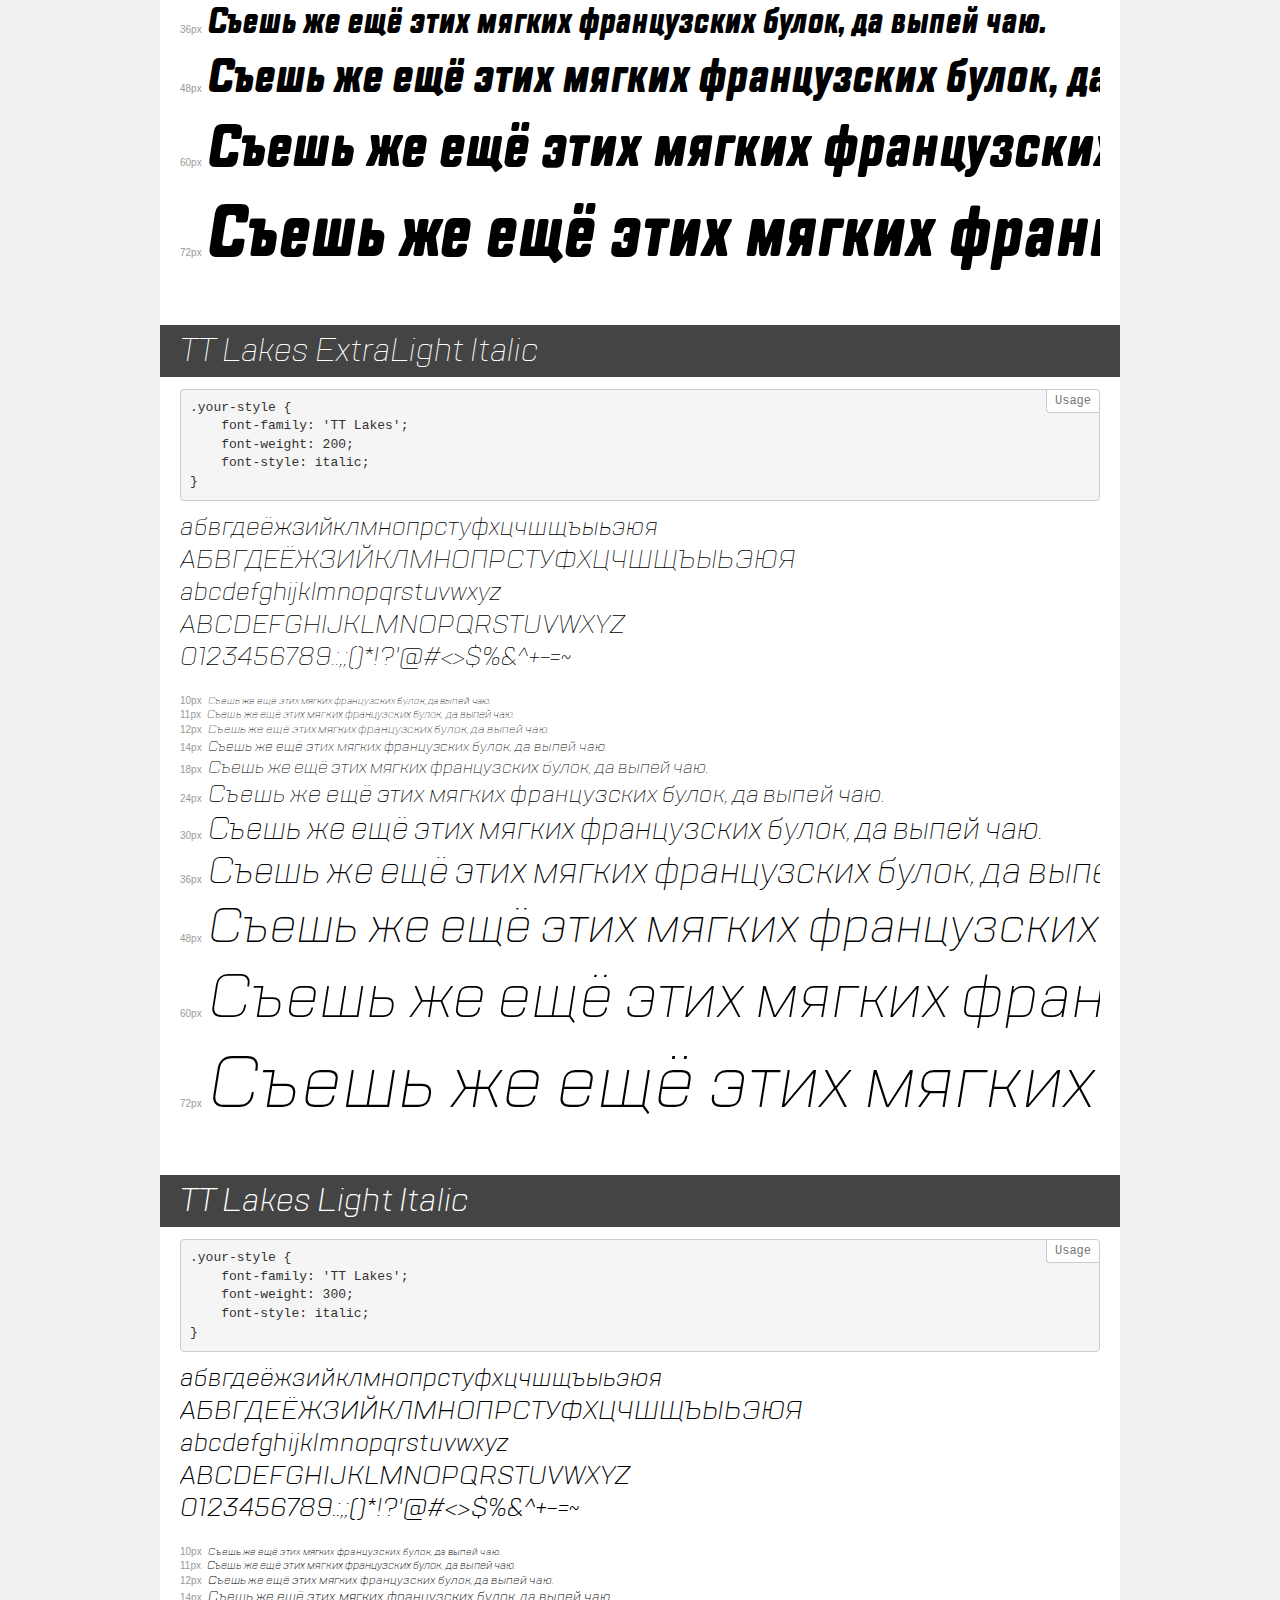
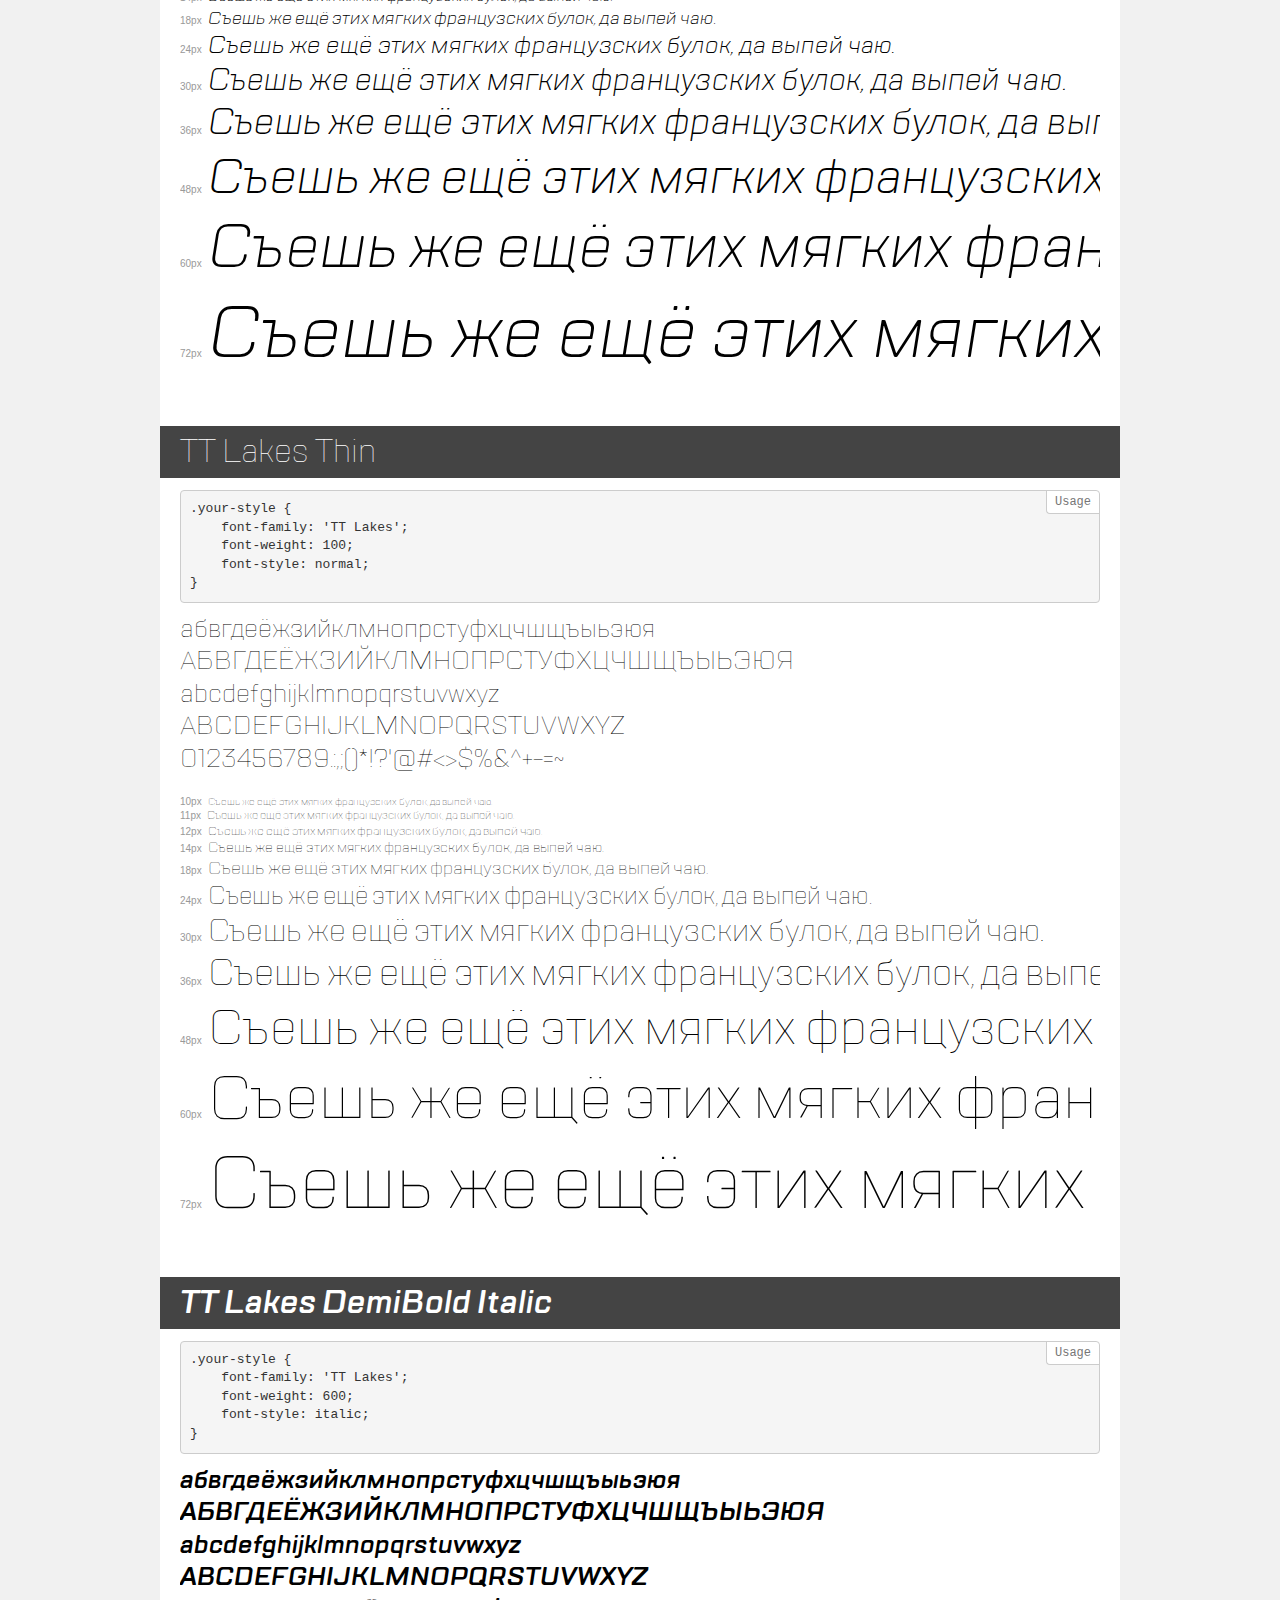
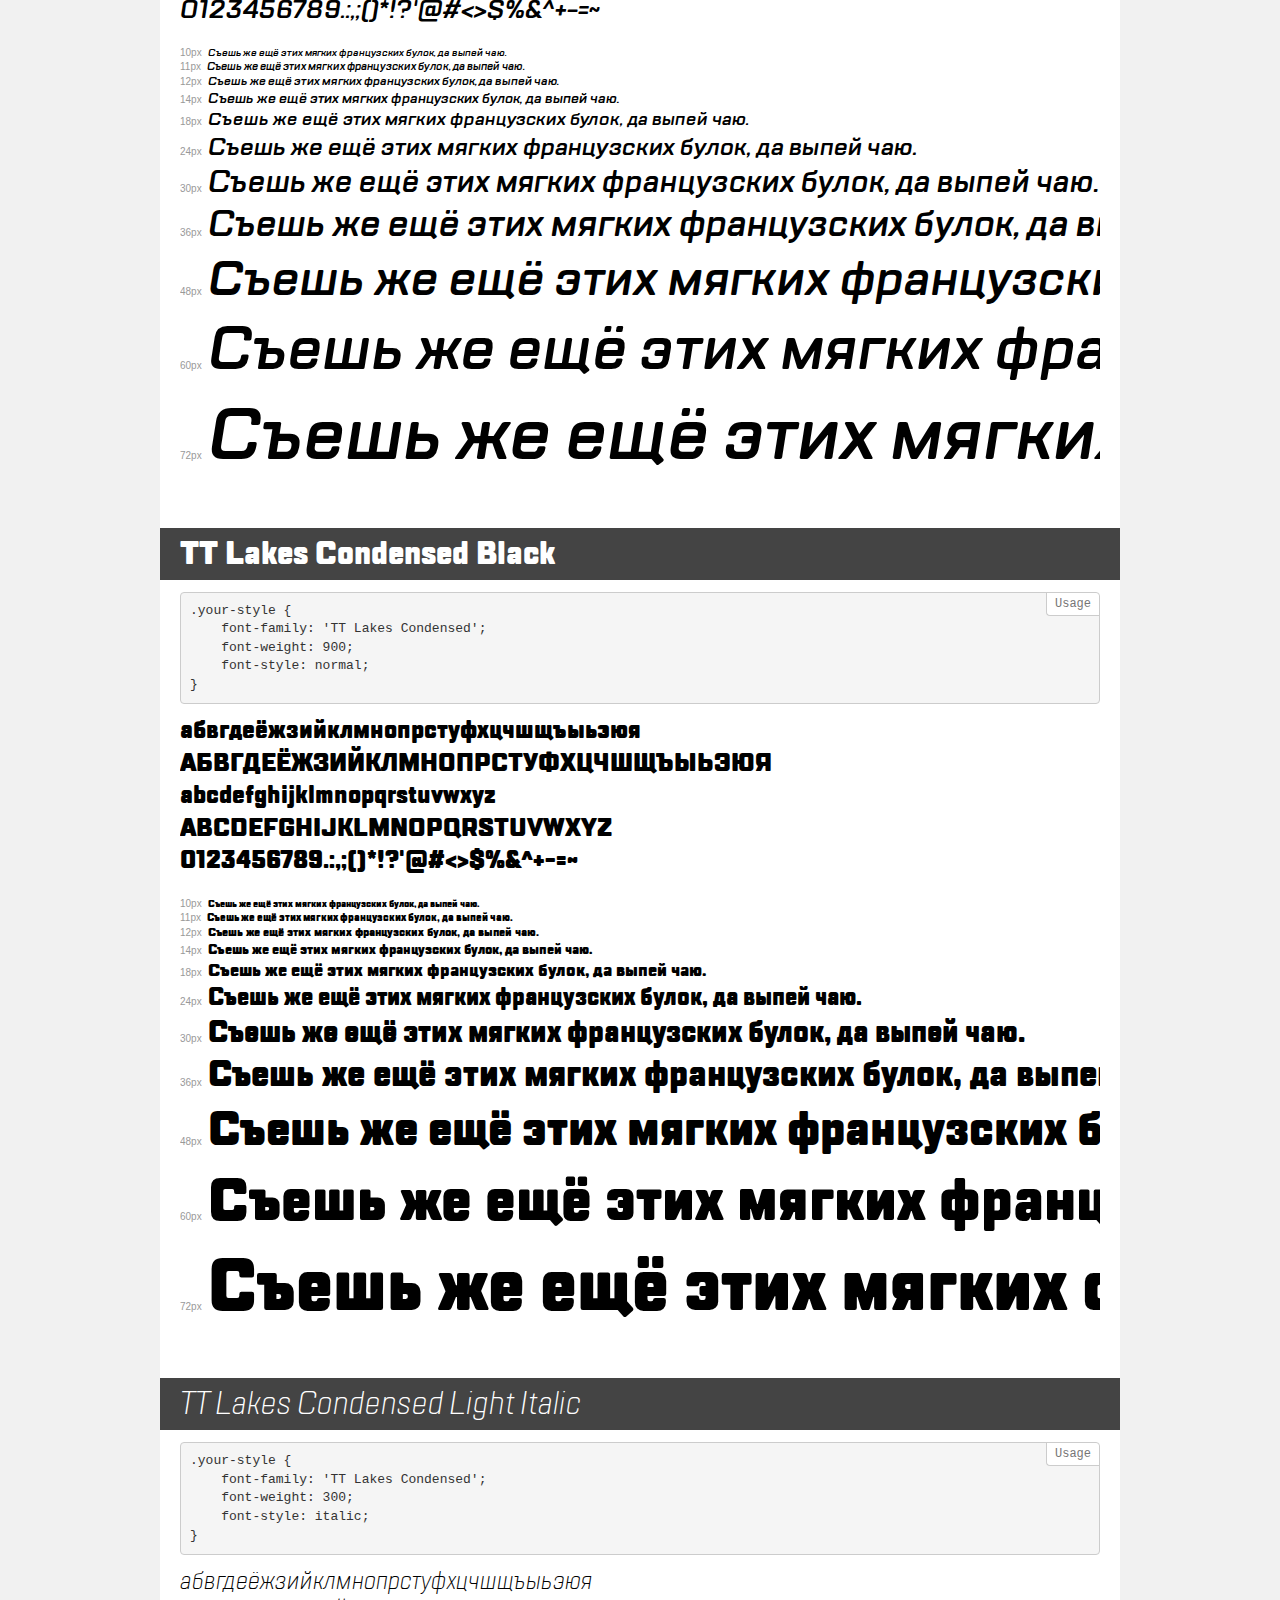
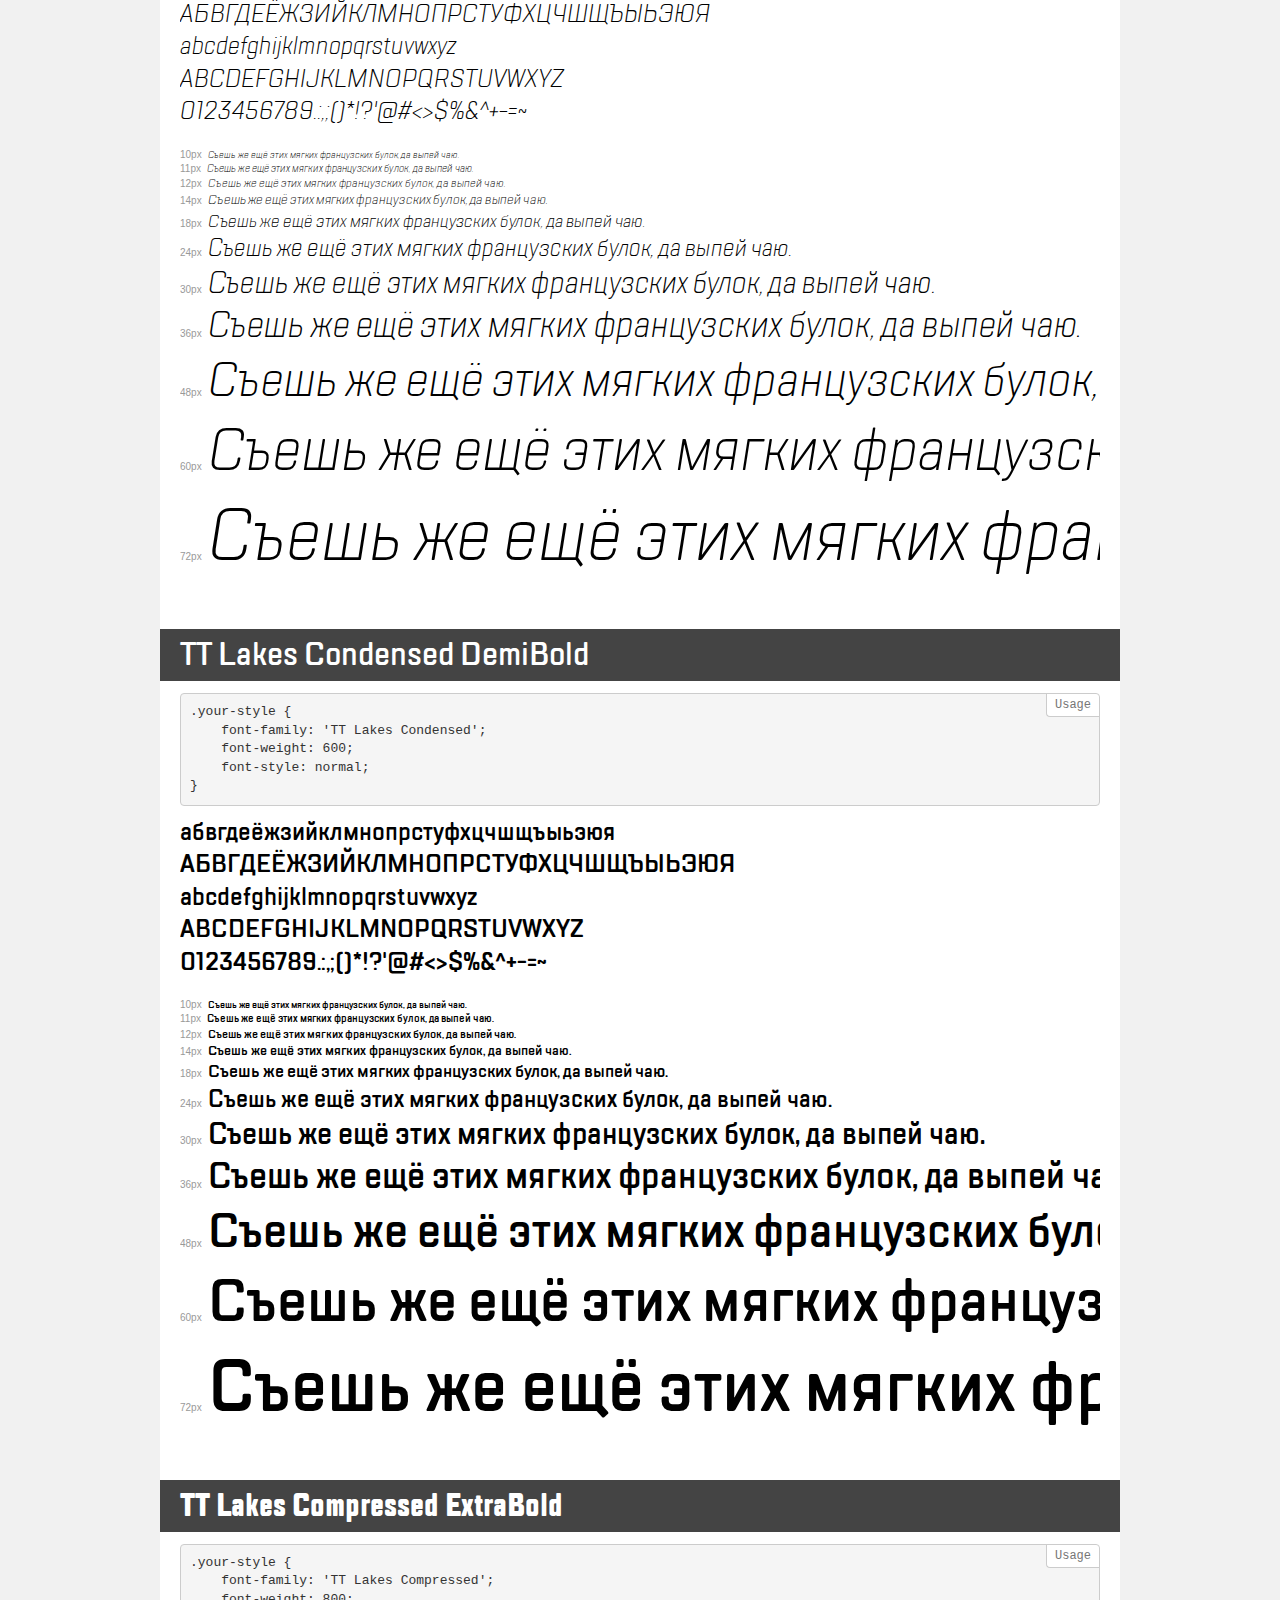
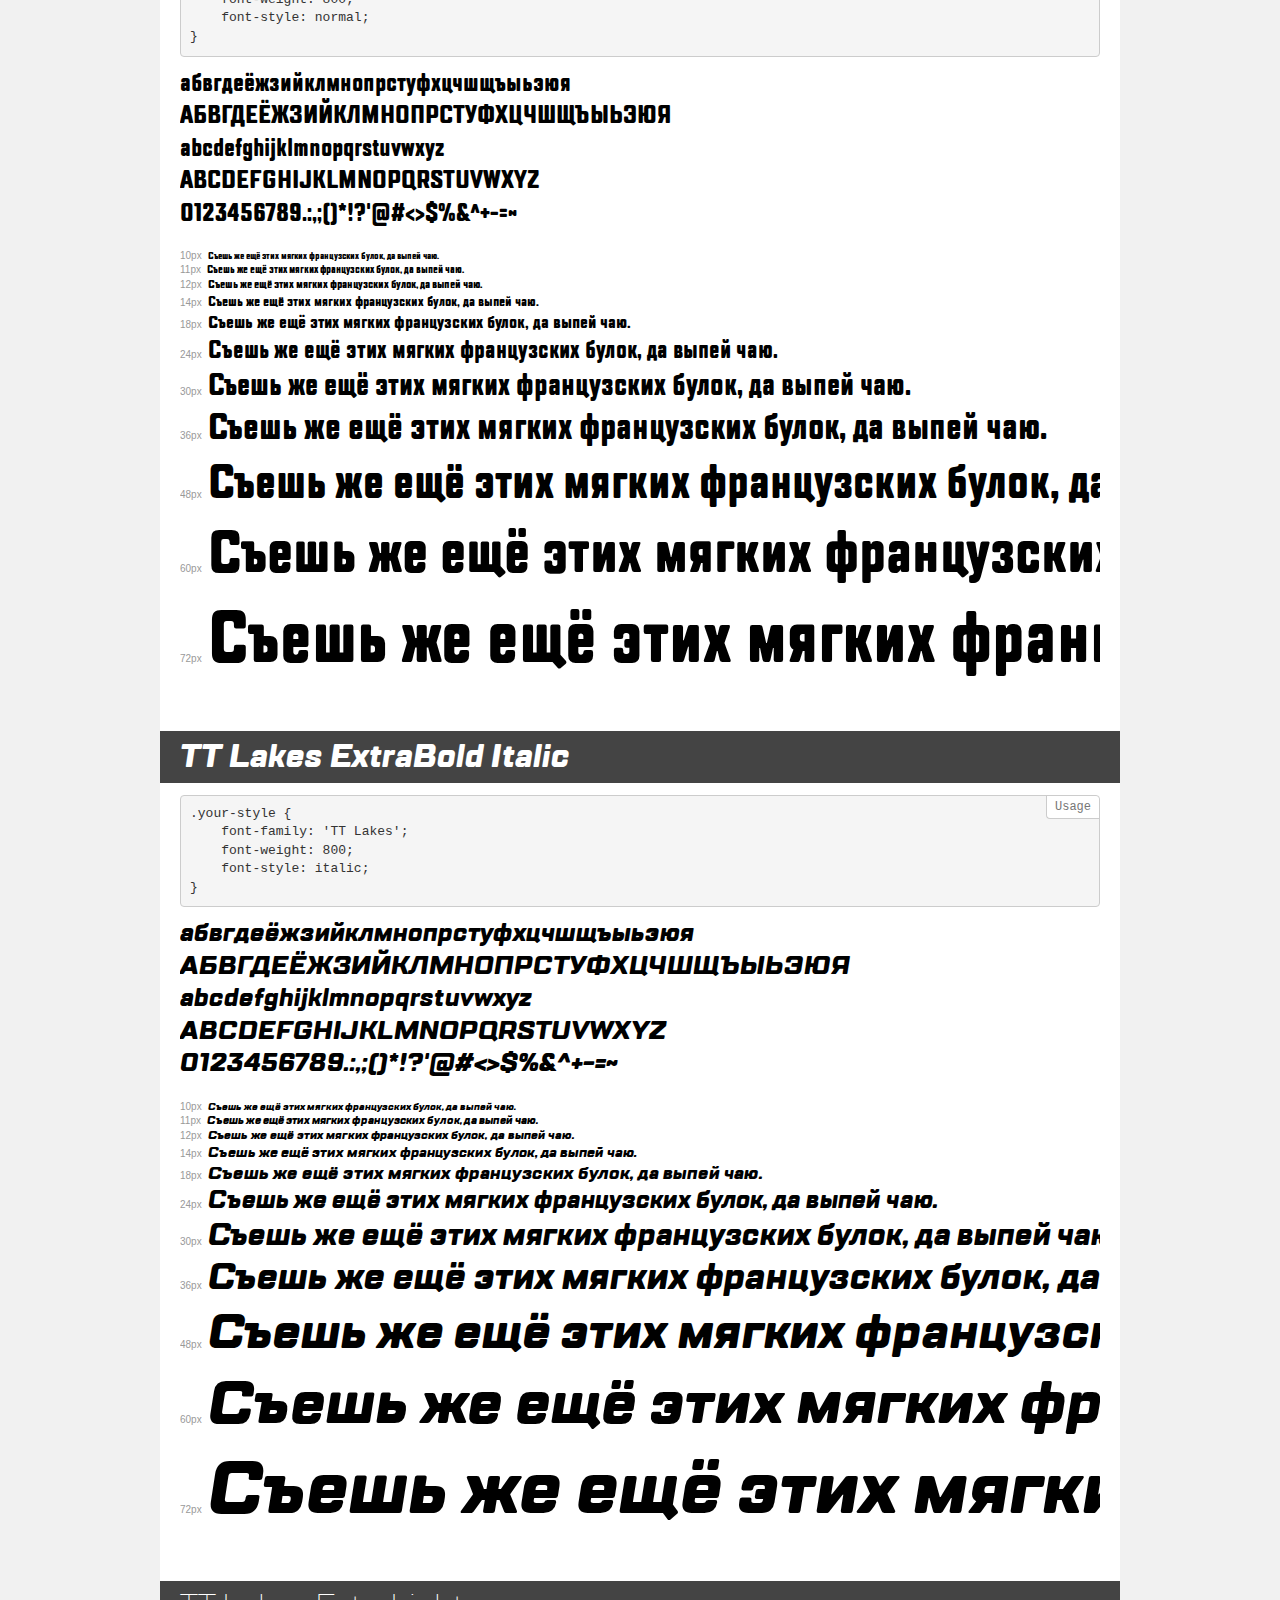
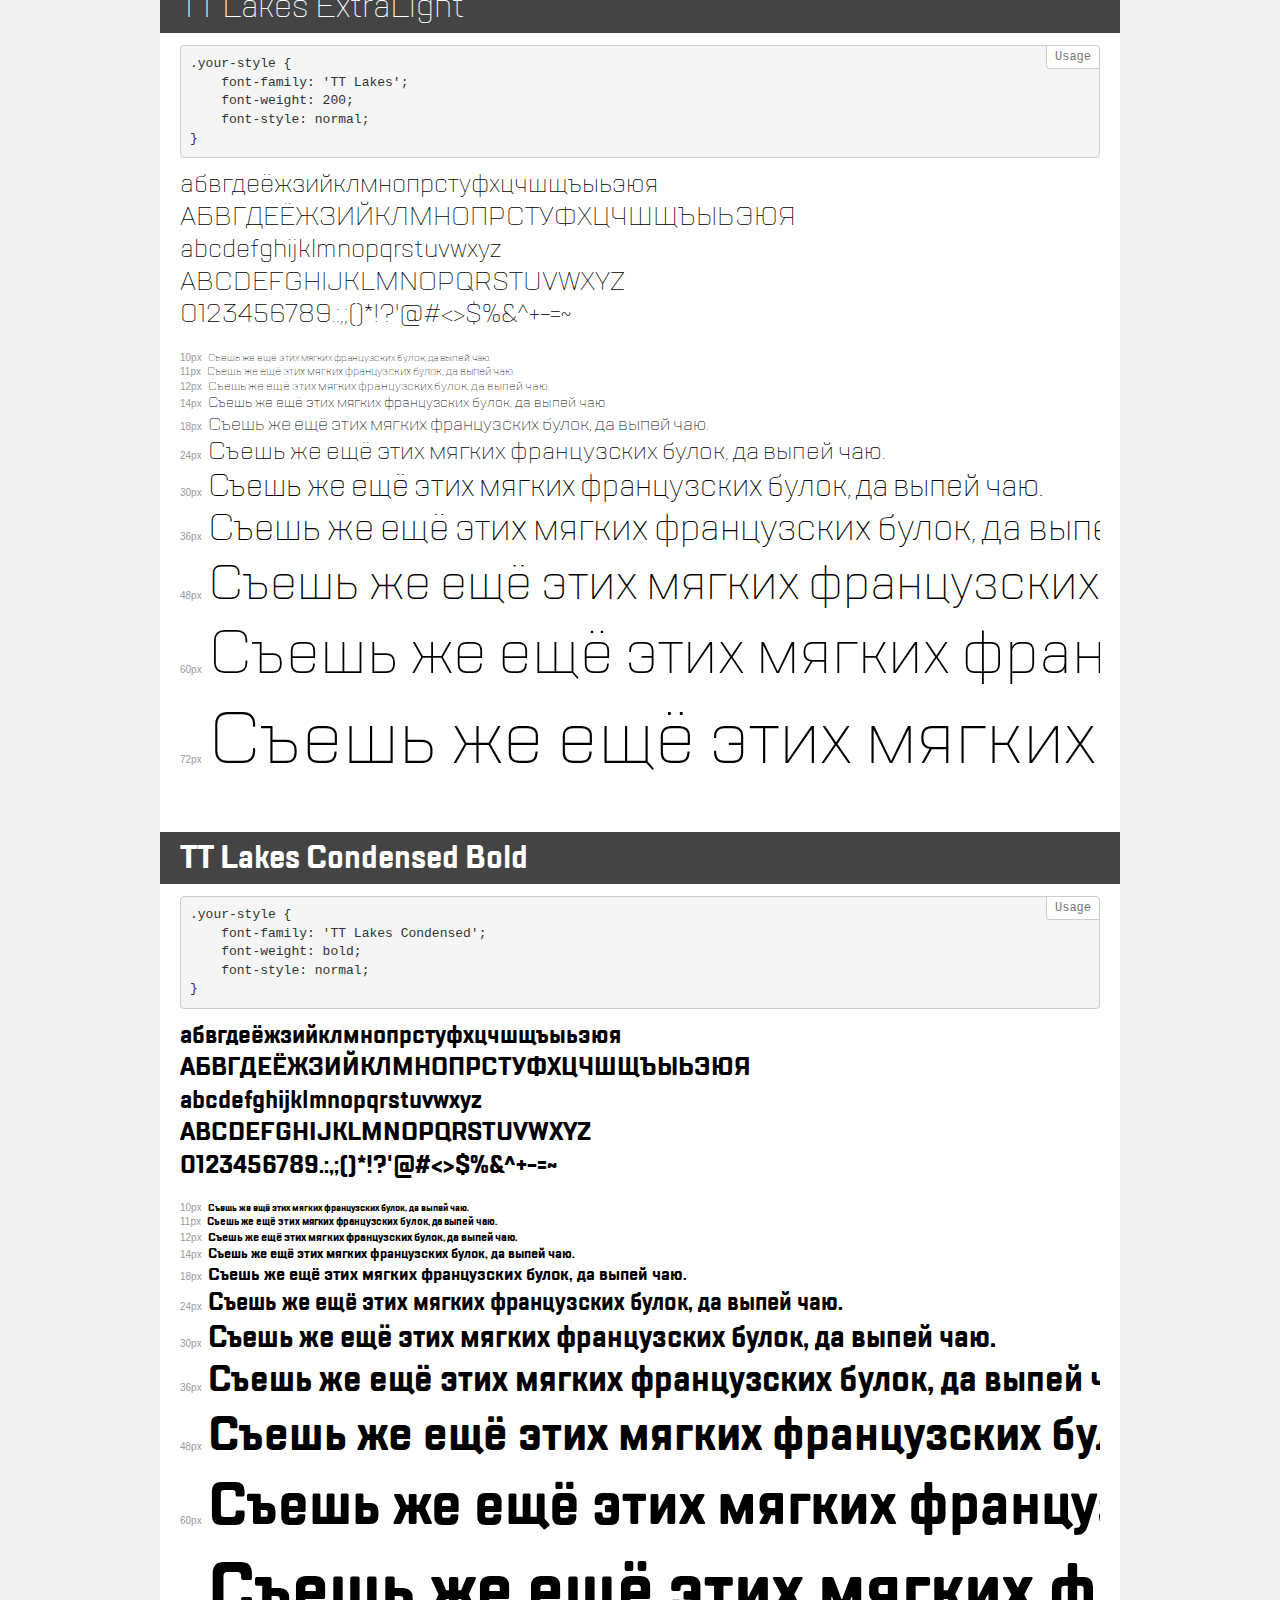
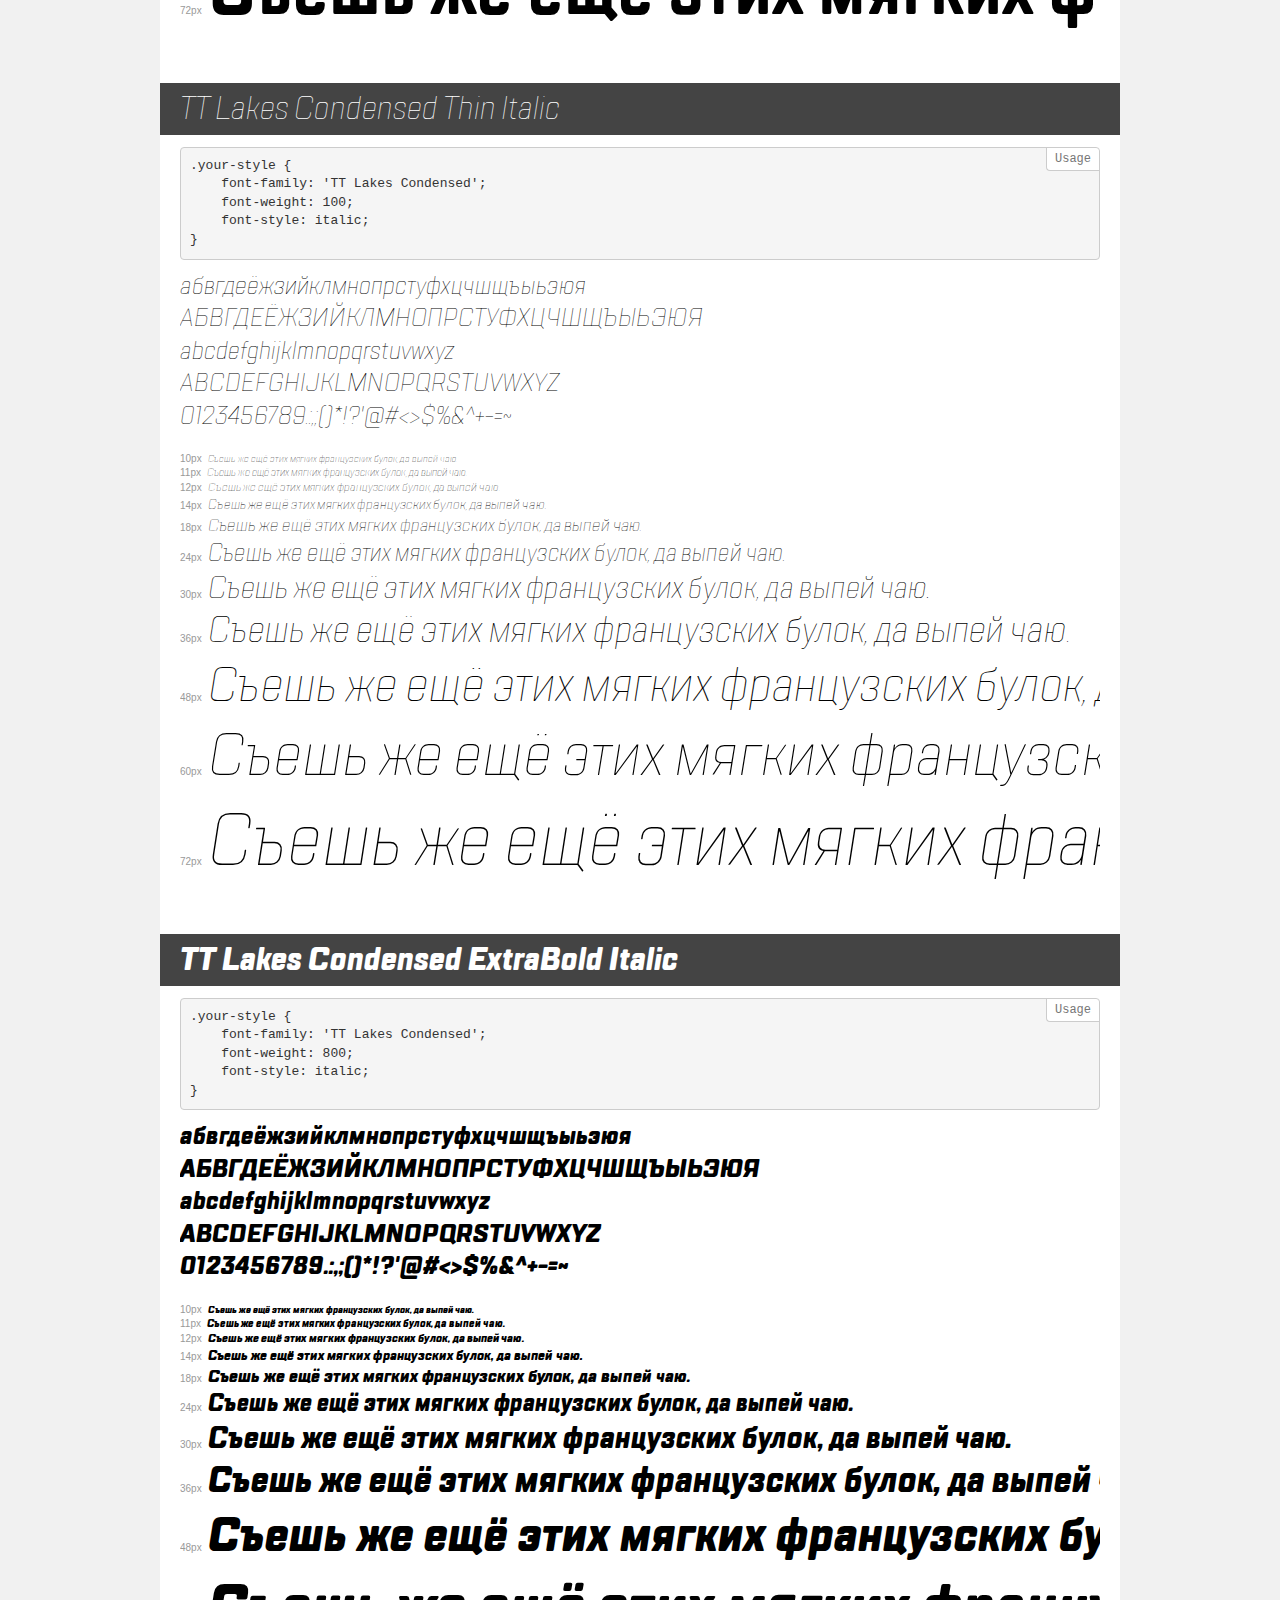
<file: src/fonts/demo.html>
<!DOCTYPE html>
<html>
<head>
    <meta charset="utf-8">
    <meta http-equiv="X-UA-Compatible" content="IE=edge">
    <meta name="viewport" content="width=device-width, initial-scale=1">
    <meta name="robots" content="noindex, noarchive">
    <meta name="format-detection" content="telephone=no">
    <title>Transfonter demo</title>
    <link href="stylesheet.css" rel="stylesheet">
    <style>
        /*
        http://meyerweb.com/eric/tools/css/reset/
        v2.0 | 20110126
        License: none (public domain)
        */
        html, body, div, span, applet, object, iframe,
        h1, h2, h3, h4, h5, h6, p, blockquote, pre,
        a, abbr, acronym, address, big, cite, code,
        del, dfn, em, img, ins, kbd, q, s, samp,
        small, strike, strong, sub, sup, tt, var,
        b, u, i, center,
        dl, dt, dd, ol, ul, li,
        fieldset, form, label, legend,
        table, caption, tbody, tfoot, thead, tr, th, td,
        article, aside, canvas, details, embed,
        figure, figcaption, footer, header, hgroup,
        menu, nav, output, ruby, section, summary,
        time, mark, audio, video {
            margin: 0;
            padding: 0;
            border: 0;
            font-size: 100%;
            font: inherit;
            vertical-align: baseline;
        }
        /* HTML5 display-role reset for older browsers */
        article, aside, details, figcaption, figure,
        footer, header, hgroup, menu, nav, section {
            display: block;
        }
        body {
            line-height: 1;
        }
        ol, ul {
            list-style: none;
        }
        blockquote, q {
            quotes: none;
        }
        blockquote:before, blockquote:after,
        q:before, q:after {
            content: '';
            content: none;
        }
        table {
            border-collapse: collapse;
            border-spacing: 0;
        }
        /* common styles */
        body {
            background: #f1f1f1;
            color: #000;
        }
        .page {
            background: #fff;
            width: 920px;
            margin: 0 auto;
            padding: 20px 20px 0 20px;
            overflow: hidden;
        }
        .font-container {
            overflow-x: auto;
            overflow-y: hidden;
            margin-bottom: 40px;
            line-height: 1.3;
            white-space: nowrap;
            padding-bottom: 5px;
        }
        h1 {
            position: relative;
            background: #444;
            font-size: 32px;
            color: #fff;
            padding: 10px 20px;
            margin: 0 -20px 12px -20px;
        }
        .letters {
            font-size: 25px;
            margin-bottom: 20px;
        }
        .s10:before {
            content: '10px';
        }
        .s11:before {
            content: '11px';
        }
        .s12:before {
            content: '12px';
        }
        .s14:before {
            content: '14px';
        }
        .s18:before {
            content: '18px';
        }
        .s24:before {
            content: '24px';
        }
        .s30:before {
            content: '30px';
        }
        .s36:before {
            content: '36px';
        }
        .s48:before {
            content: '48px';
        }
        .s60:before {
            content: '60px';
        }
        .s72:before {
            content: '72px';
        }
        .s10:before, .s11:before, .s12:before, .s14:before,
        .s18:before, .s24:before, .s30:before, .s36:before,
        .s48:before, .s60:before, .s72:before {
            font-family: Arial, sans-serif;
            font-size: 10px;
            font-weight: normal;
            font-style: normal;
            color: #999;
            padding-right: 6px;
        }
        pre {
            display: block;
            position: relative;
            padding: 9px;
            margin: 0 0 10px;
            font-family: Monaco, Menlo, Consolas, "Courier New", monospace !important;
            font-size: 13px;
            line-height: 1.428571429;
            color: #333;
            font-weight: normal !important;
            font-style: normal !important;
            background-color: #f5f5f5;
            border: 1px solid #ccc;
            overflow-x: auto;
            border-radius: 4px;
        }
        pre:after {
            display: block;
            position: absolute;
            right: 0;
            top: 0;
            content: 'Usage';
            line-height: 1;
            padding: 5px 8px;
            font-size: 12px;
            color: #767676;
            background-color: #fff;
            border: 1px solid #ccc;
            border-right: none;
            border-top: none;
            border-radius: 0 4px 0 4px;
            z-index: 10;
        }
        /* responsive */
        @media (max-width: 959px) {
            .page {
                width: auto;
                margin: 0;
            }
        }
    </style>
</head>
<body>
<div class="page">
    <div class="demo" style="font-family: 'TT Lakes'; font-weight: normal; font-style: italic;">
        <h1>TT Lakes Italic</h1>
        <pre>.your-style {
    font-family: 'TT Lakes';
    font-weight: normal;
    font-style: italic;
}</pre>
        <div class="font-container">
            <p class="letters">
                абвгдеёжзийклмнопрстуфхцчшщъыьэюя<br>
АБВГДЕЁЖЗИЙКЛМНОПРСТУФХЦЧШЩЪЫЬЭЮЯ<br>
abcdefghijklmnopqrstuvwxyz<br>
ABCDEFGHIJKLMNOPQRSTUVWXYZ<br>
                0123456789.:,;()*!?'@#<>$%&^+-=~
            </p>
            <p class="s10" style="font-size: 10px;">Съешь же ещё этих мягких французских булок, да выпей чаю.</p>
            <p class="s11" style="font-size: 11px;">Съешь же ещё этих мягких французских булок, да выпей чаю.</p>
            <p class="s12" style="font-size: 12px;">Съешь же ещё этих мягких французских булок, да выпей чаю.</p>
            <p class="s14" style="font-size: 14px;">Съешь же ещё этих мягких французских булок, да выпей чаю.</p>
            <p class="s18" style="font-size: 18px;">Съешь же ещё этих мягких французских булок, да выпей чаю.</p>
            <p class="s24" style="font-size: 24px;">Съешь же ещё этих мягких французских булок, да выпей чаю.</p>
            <p class="s30" style="font-size: 30px;">Съешь же ещё этих мягких французских булок, да выпей чаю.</p>
            <p class="s36" style="font-size: 36px;">Съешь же ещё этих мягких французских булок, да выпей чаю.</p>
            <p class="s48" style="font-size: 48px;">Съешь же ещё этих мягких французских булок, да выпей чаю.</p>
            <p class="s60" style="font-size: 60px;">Съешь же ещё этих мягких французских булок, да выпей чаю.</p>
            <p class="s72" style="font-size: 72px;">Съешь же ещё этих мягких французских булок, да выпей чаю.</p>
        </div>
    </div>
    <div class="demo" style="font-family: 'TT Lakes Condensed'; font-weight: 200; font-style: normal;">
        <h1>TT Lakes Condensed ExtraLight</h1>
        <pre>.your-style {
    font-family: 'TT Lakes Condensed';
    font-weight: 200;
    font-style: normal;
}</pre>
        <div class="font-container">
            <p class="letters">
                абвгдеёжзийклмнопрстуфхцчшщъыьэюя<br>
АБВГДЕЁЖЗИЙКЛМНОПРСТУФХЦЧШЩЪЫЬЭЮЯ<br>
abcdefghijklmnopqrstuvwxyz<br>
ABCDEFGHIJKLMNOPQRSTUVWXYZ<br>
                0123456789.:,;()*!?'@#<>$%&^+-=~
            </p>
            <p class="s10" style="font-size: 10px;">Съешь же ещё этих мягких французских булок, да выпей чаю.</p>
            <p class="s11" style="font-size: 11px;">Съешь же ещё этих мягких французских булок, да выпей чаю.</p>
            <p class="s12" style="font-size: 12px;">Съешь же ещё этих мягких французских булок, да выпей чаю.</p>
            <p class="s14" style="font-size: 14px;">Съешь же ещё этих мягких французских булок, да выпей чаю.</p>
            <p class="s18" style="font-size: 18px;">Съешь же ещё этих мягких французских булок, да выпей чаю.</p>
            <p class="s24" style="font-size: 24px;">Съешь же ещё этих мягких французских булок, да выпей чаю.</p>
            <p class="s30" style="font-size: 30px;">Съешь же ещё этих мягких французских булок, да выпей чаю.</p>
            <p class="s36" style="font-size: 36px;">Съешь же ещё этих мягких французских булок, да выпей чаю.</p>
            <p class="s48" style="font-size: 48px;">Съешь же ещё этих мягких французских булок, да выпей чаю.</p>
            <p class="s60" style="font-size: 60px;">Съешь же ещё этих мягких французских булок, да выпей чаю.</p>
            <p class="s72" style="font-size: 72px;">Съешь же ещё этих мягких французских булок, да выпей чаю.</p>
        </div>
    </div>
    <div class="demo" style="font-family: 'TT Lakes Compressed'; font-weight: normal; font-style: normal;">
        <h1>TT Lakes Compressed Regular</h1>
        <pre>.your-style {
    font-family: 'TT Lakes Compressed';
    font-weight: normal;
    font-style: normal;
}</pre>
        <div class="font-container">
            <p class="letters">
                абвгдеёжзийклмнопрстуфхцчшщъыьэюя<br>
АБВГДЕЁЖЗИЙКЛМНОПРСТУФХЦЧШЩЪЫЬЭЮЯ<br>
abcdefghijklmnopqrstuvwxyz<br>
ABCDEFGHIJKLMNOPQRSTUVWXYZ<br>
                0123456789.:,;()*!?'@#<>$%&^+-=~
            </p>
            <p class="s10" style="font-size: 10px;">Съешь же ещё этих мягких французских булок, да выпей чаю.</p>
            <p class="s11" style="font-size: 11px;">Съешь же ещё этих мягких французских булок, да выпей чаю.</p>
            <p class="s12" style="font-size: 12px;">Съешь же ещё этих мягких французских булок, да выпей чаю.</p>
            <p class="s14" style="font-size: 14px;">Съешь же ещё этих мягких французских булок, да выпей чаю.</p>
            <p class="s18" style="font-size: 18px;">Съешь же ещё этих мягких французских булок, да выпей чаю.</p>
            <p class="s24" style="font-size: 24px;">Съешь же ещё этих мягких французских булок, да выпей чаю.</p>
            <p class="s30" style="font-size: 30px;">Съешь же ещё этих мягких французских булок, да выпей чаю.</p>
            <p class="s36" style="font-size: 36px;">Съешь же ещё этих мягких французских булок, да выпей чаю.</p>
            <p class="s48" style="font-size: 48px;">Съешь же ещё этих мягких французских булок, да выпей чаю.</p>
            <p class="s60" style="font-size: 60px;">Съешь же ещё этих мягких французских булок, да выпей чаю.</p>
            <p class="s72" style="font-size: 72px;">Съешь же ещё этих мягких французских булок, да выпей чаю.</p>
        </div>
    </div>
    <div class="demo" style="font-family: 'TT Lakes Compressed'; font-weight: 100; font-style: italic;">
        <h1>TT Lakes Compressed Thin Italic</h1>
        <pre>.your-style {
    font-family: 'TT Lakes Compressed';
    font-weight: 100;
    font-style: italic;
}</pre>
        <div class="font-container">
            <p class="letters">
                абвгдеёжзийклмнопрстуфхцчшщъыьэюя<br>
АБВГДЕЁЖЗИЙКЛМНОПРСТУФХЦЧШЩЪЫЬЭЮЯ<br>
abcdefghijklmnopqrstuvwxyz<br>
ABCDEFGHIJKLMNOPQRSTUVWXYZ<br>
                0123456789.:,;()*!?'@#<>$%&^+-=~
            </p>
            <p class="s10" style="font-size: 10px;">Съешь же ещё этих мягких французских булок, да выпей чаю.</p>
            <p class="s11" style="font-size: 11px;">Съешь же ещё этих мягких французских булок, да выпей чаю.</p>
            <p class="s12" style="font-size: 12px;">Съешь же ещё этих мягких французских булок, да выпей чаю.</p>
            <p class="s14" style="font-size: 14px;">Съешь же ещё этих мягких французских булок, да выпей чаю.</p>
            <p class="s18" style="font-size: 18px;">Съешь же ещё этих мягких французских булок, да выпей чаю.</p>
            <p class="s24" style="font-size: 24px;">Съешь же ещё этих мягких французских булок, да выпей чаю.</p>
            <p class="s30" style="font-size: 30px;">Съешь же ещё этих мягких французских булок, да выпей чаю.</p>
            <p class="s36" style="font-size: 36px;">Съешь же ещё этих мягких французских булок, да выпей чаю.</p>
            <p class="s48" style="font-size: 48px;">Съешь же ещё этих мягких французских булок, да выпей чаю.</p>
            <p class="s60" style="font-size: 60px;">Съешь же ещё этих мягких французских булок, да выпей чаю.</p>
            <p class="s72" style="font-size: 72px;">Съешь же ещё этих мягких французских булок, да выпей чаю.</p>
        </div>
    </div>
    <div class="demo" style="font-family: 'TT Lakes Condensed'; font-weight: 500; font-style: normal;">
        <h1>TT Lakes Condensed Medium</h1>
        <pre>.your-style {
    font-family: 'TT Lakes Condensed';
    font-weight: 500;
    font-style: normal;
}</pre>
        <div class="font-container">
            <p class="letters">
                абвгдеёжзийклмнопрстуфхцчшщъыьэюя<br>
АБВГДЕЁЖЗИЙКЛМНОПРСТУФХЦЧШЩЪЫЬЭЮЯ<br>
abcdefghijklmnopqrstuvwxyz<br>
ABCDEFGHIJKLMNOPQRSTUVWXYZ<br>
                0123456789.:,;()*!?'@#<>$%&^+-=~
            </p>
            <p class="s10" style="font-size: 10px;">Съешь же ещё этих мягких французских булок, да выпей чаю.</p>
            <p class="s11" style="font-size: 11px;">Съешь же ещё этих мягких французских булок, да выпей чаю.</p>
            <p class="s12" style="font-size: 12px;">Съешь же ещё этих мягких французских булок, да выпей чаю.</p>
            <p class="s14" style="font-size: 14px;">Съешь же ещё этих мягких французских булок, да выпей чаю.</p>
            <p class="s18" style="font-size: 18px;">Съешь же ещё этих мягких французских булок, да выпей чаю.</p>
            <p class="s24" style="font-size: 24px;">Съешь же ещё этих мягких французских булок, да выпей чаю.</p>
            <p class="s30" style="font-size: 30px;">Съешь же ещё этих мягких французских булок, да выпей чаю.</p>
            <p class="s36" style="font-size: 36px;">Съешь же ещё этих мягких французских булок, да выпей чаю.</p>
            <p class="s48" style="font-size: 48px;">Съешь же ещё этих мягких французских булок, да выпей чаю.</p>
            <p class="s60" style="font-size: 60px;">Съешь же ещё этих мягких французских булок, да выпей чаю.</p>
            <p class="s72" style="font-size: 72px;">Съешь же ещё этих мягких французских булок, да выпей чаю.</p>
        </div>
    </div>
    <div class="demo" style="font-family: 'TT Lakes Compressed'; font-weight: 800; font-style: italic;">
        <h1>TT Lakes Compressed ExtraBold Italic</h1>
        <pre>.your-style {
    font-family: 'TT Lakes Compressed';
    font-weight: 800;
    font-style: italic;
}</pre>
        <div class="font-container">
            <p class="letters">
                абвгдеёжзийклмнопрстуфхцчшщъыьэюя<br>
АБВГДЕЁЖЗИЙКЛМНОПРСТУФХЦЧШЩЪЫЬЭЮЯ<br>
abcdefghijklmnopqrstuvwxyz<br>
ABCDEFGHIJKLMNOPQRSTUVWXYZ<br>
                0123456789.:,;()*!?'@#<>$%&^+-=~
            </p>
            <p class="s10" style="font-size: 10px;">Съешь же ещё этих мягких французских булок, да выпей чаю.</p>
            <p class="s11" style="font-size: 11px;">Съешь же ещё этих мягких французских булок, да выпей чаю.</p>
            <p class="s12" style="font-size: 12px;">Съешь же ещё этих мягких французских булок, да выпей чаю.</p>
            <p class="s14" style="font-size: 14px;">Съешь же ещё этих мягких французских булок, да выпей чаю.</p>
            <p class="s18" style="font-size: 18px;">Съешь же ещё этих мягких французских булок, да выпей чаю.</p>
            <p class="s24" style="font-size: 24px;">Съешь же ещё этих мягких французских булок, да выпей чаю.</p>
            <p class="s30" style="font-size: 30px;">Съешь же ещё этих мягких французских булок, да выпей чаю.</p>
            <p class="s36" style="font-size: 36px;">Съешь же ещё этих мягких французских булок, да выпей чаю.</p>
            <p class="s48" style="font-size: 48px;">Съешь же ещё этих мягких французских булок, да выпей чаю.</p>
            <p class="s60" style="font-size: 60px;">Съешь же ещё этих мягких французских булок, да выпей чаю.</p>
            <p class="s72" style="font-size: 72px;">Съешь же ещё этих мягких французских булок, да выпей чаю.</p>
        </div>
    </div>
    <div class="demo" style="font-family: 'TT Lakes'; font-weight: 200; font-style: italic;">
        <h1>TT Lakes ExtraLight Italic</h1>
        <pre>.your-style {
    font-family: 'TT Lakes';
    font-weight: 200;
    font-style: italic;
}</pre>
        <div class="font-container">
            <p class="letters">
                абвгдеёжзийклмнопрстуфхцчшщъыьэюя<br>
АБВГДЕЁЖЗИЙКЛМНОПРСТУФХЦЧШЩЪЫЬЭЮЯ<br>
abcdefghijklmnopqrstuvwxyz<br>
ABCDEFGHIJKLMNOPQRSTUVWXYZ<br>
                0123456789.:,;()*!?'@#<>$%&^+-=~
            </p>
            <p class="s10" style="font-size: 10px;">Съешь же ещё этих мягких французских булок, да выпей чаю.</p>
            <p class="s11" style="font-size: 11px;">Съешь же ещё этих мягких французских булок, да выпей чаю.</p>
            <p class="s12" style="font-size: 12px;">Съешь же ещё этих мягких французских булок, да выпей чаю.</p>
            <p class="s14" style="font-size: 14px;">Съешь же ещё этих мягких французских булок, да выпей чаю.</p>
            <p class="s18" style="font-size: 18px;">Съешь же ещё этих мягких французских булок, да выпей чаю.</p>
            <p class="s24" style="font-size: 24px;">Съешь же ещё этих мягких французских булок, да выпей чаю.</p>
            <p class="s30" style="font-size: 30px;">Съешь же ещё этих мягких французских булок, да выпей чаю.</p>
            <p class="s36" style="font-size: 36px;">Съешь же ещё этих мягких французских булок, да выпей чаю.</p>
            <p class="s48" style="font-size: 48px;">Съешь же ещё этих мягких французских булок, да выпей чаю.</p>
            <p class="s60" style="font-size: 60px;">Съешь же ещё этих мягких французских булок, да выпей чаю.</p>
            <p class="s72" style="font-size: 72px;">Съешь же ещё этих мягких французских булок, да выпей чаю.</p>
        </div>
    </div>
    <div class="demo" style="font-family: 'TT Lakes'; font-weight: 300; font-style: italic;">
        <h1>TT Lakes Light Italic</h1>
        <pre>.your-style {
    font-family: 'TT Lakes';
    font-weight: 300;
    font-style: italic;
}</pre>
        <div class="font-container">
            <p class="letters">
                абвгдеёжзийклмнопрстуфхцчшщъыьэюя<br>
АБВГДЕЁЖЗИЙКЛМНОПРСТУФХЦЧШЩЪЫЬЭЮЯ<br>
abcdefghijklmnopqrstuvwxyz<br>
ABCDEFGHIJKLMNOPQRSTUVWXYZ<br>
                0123456789.:,;()*!?'@#<>$%&^+-=~
            </p>
            <p class="s10" style="font-size: 10px;">Съешь же ещё этих мягких французских булок, да выпей чаю.</p>
            <p class="s11" style="font-size: 11px;">Съешь же ещё этих мягких французских булок, да выпей чаю.</p>
            <p class="s12" style="font-size: 12px;">Съешь же ещё этих мягких французских булок, да выпей чаю.</p>
            <p class="s14" style="font-size: 14px;">Съешь же ещё этих мягких французских булок, да выпей чаю.</p>
            <p class="s18" style="font-size: 18px;">Съешь же ещё этих мягких французских булок, да выпей чаю.</p>
            <p class="s24" style="font-size: 24px;">Съешь же ещё этих мягких французских булок, да выпей чаю.</p>
            <p class="s30" style="font-size: 30px;">Съешь же ещё этих мягких французских булок, да выпей чаю.</p>
            <p class="s36" style="font-size: 36px;">Съешь же ещё этих мягких французских булок, да выпей чаю.</p>
            <p class="s48" style="font-size: 48px;">Съешь же ещё этих мягких французских булок, да выпей чаю.</p>
            <p class="s60" style="font-size: 60px;">Съешь же ещё этих мягких французских булок, да выпей чаю.</p>
            <p class="s72" style="font-size: 72px;">Съешь же ещё этих мягких французских булок, да выпей чаю.</p>
        </div>
    </div>
    <div class="demo" style="font-family: 'TT Lakes'; font-weight: 100; font-style: normal;">
        <h1>TT Lakes Thin</h1>
        <pre>.your-style {
    font-family: 'TT Lakes';
    font-weight: 100;
    font-style: normal;
}</pre>
        <div class="font-container">
            <p class="letters">
                абвгдеёжзийклмнопрстуфхцчшщъыьэюя<br>
АБВГДЕЁЖЗИЙКЛМНОПРСТУФХЦЧШЩЪЫЬЭЮЯ<br>
abcdefghijklmnopqrstuvwxyz<br>
ABCDEFGHIJKLMNOPQRSTUVWXYZ<br>
                0123456789.:,;()*!?'@#<>$%&^+-=~
            </p>
            <p class="s10" style="font-size: 10px;">Съешь же ещё этих мягких французских булок, да выпей чаю.</p>
            <p class="s11" style="font-size: 11px;">Съешь же ещё этих мягких французских булок, да выпей чаю.</p>
            <p class="s12" style="font-size: 12px;">Съешь же ещё этих мягких французских булок, да выпей чаю.</p>
            <p class="s14" style="font-size: 14px;">Съешь же ещё этих мягких французских булок, да выпей чаю.</p>
            <p class="s18" style="font-size: 18px;">Съешь же ещё этих мягких французских булок, да выпей чаю.</p>
            <p class="s24" style="font-size: 24px;">Съешь же ещё этих мягких французских булок, да выпей чаю.</p>
            <p class="s30" style="font-size: 30px;">Съешь же ещё этих мягких французских булок, да выпей чаю.</p>
            <p class="s36" style="font-size: 36px;">Съешь же ещё этих мягких французских булок, да выпей чаю.</p>
            <p class="s48" style="font-size: 48px;">Съешь же ещё этих мягких французских булок, да выпей чаю.</p>
            <p class="s60" style="font-size: 60px;">Съешь же ещё этих мягких французских булок, да выпей чаю.</p>
            <p class="s72" style="font-size: 72px;">Съешь же ещё этих мягких французских булок, да выпей чаю.</p>
        </div>
    </div>
    <div class="demo" style="font-family: 'TT Lakes'; font-weight: 600; font-style: italic;">
        <h1>TT Lakes DemiBold Italic</h1>
        <pre>.your-style {
    font-family: 'TT Lakes';
    font-weight: 600;
    font-style: italic;
}</pre>
        <div class="font-container">
            <p class="letters">
                абвгдеёжзийклмнопрстуфхцчшщъыьэюя<br>
АБВГДЕЁЖЗИЙКЛМНОПРСТУФХЦЧШЩЪЫЬЭЮЯ<br>
abcdefghijklmnopqrstuvwxyz<br>
ABCDEFGHIJKLMNOPQRSTUVWXYZ<br>
                0123456789.:,;()*!?'@#<>$%&^+-=~
            </p>
            <p class="s10" style="font-size: 10px;">Съешь же ещё этих мягких французских булок, да выпей чаю.</p>
            <p class="s11" style="font-size: 11px;">Съешь же ещё этих мягких французских булок, да выпей чаю.</p>
            <p class="s12" style="font-size: 12px;">Съешь же ещё этих мягких французских булок, да выпей чаю.</p>
            <p class="s14" style="font-size: 14px;">Съешь же ещё этих мягких французских булок, да выпей чаю.</p>
            <p class="s18" style="font-size: 18px;">Съешь же ещё этих мягких французских булок, да выпей чаю.</p>
            <p class="s24" style="font-size: 24px;">Съешь же ещё этих мягких французских булок, да выпей чаю.</p>
            <p class="s30" style="font-size: 30px;">Съешь же ещё этих мягких французских булок, да выпей чаю.</p>
            <p class="s36" style="font-size: 36px;">Съешь же ещё этих мягких французских булок, да выпей чаю.</p>
            <p class="s48" style="font-size: 48px;">Съешь же ещё этих мягких французских булок, да выпей чаю.</p>
            <p class="s60" style="font-size: 60px;">Съешь же ещё этих мягких французских булок, да выпей чаю.</p>
            <p class="s72" style="font-size: 72px;">Съешь же ещё этих мягких французских булок, да выпей чаю.</p>
        </div>
    </div>
    <div class="demo" style="font-family: 'TT Lakes Condensed'; font-weight: 900; font-style: normal;">
        <h1>TT Lakes Condensed Black</h1>
        <pre>.your-style {
    font-family: 'TT Lakes Condensed';
    font-weight: 900;
    font-style: normal;
}</pre>
        <div class="font-container">
            <p class="letters">
                абвгдеёжзийклмнопрстуфхцчшщъыьэюя<br>
АБВГДЕЁЖЗИЙКЛМНОПРСТУФХЦЧШЩЪЫЬЭЮЯ<br>
abcdefghijklmnopqrstuvwxyz<br>
ABCDEFGHIJKLMNOPQRSTUVWXYZ<br>
                0123456789.:,;()*!?'@#<>$%&^+-=~
            </p>
            <p class="s10" style="font-size: 10px;">Съешь же ещё этих мягких французских булок, да выпей чаю.</p>
            <p class="s11" style="font-size: 11px;">Съешь же ещё этих мягких французских булок, да выпей чаю.</p>
            <p class="s12" style="font-size: 12px;">Съешь же ещё этих мягких французских булок, да выпей чаю.</p>
            <p class="s14" style="font-size: 14px;">Съешь же ещё этих мягких французских булок, да выпей чаю.</p>
            <p class="s18" style="font-size: 18px;">Съешь же ещё этих мягких французских булок, да выпей чаю.</p>
            <p class="s24" style="font-size: 24px;">Съешь же ещё этих мягких французских булок, да выпей чаю.</p>
            <p class="s30" style="font-size: 30px;">Съешь же ещё этих мягких французских булок, да выпей чаю.</p>
            <p class="s36" style="font-size: 36px;">Съешь же ещё этих мягких французских булок, да выпей чаю.</p>
            <p class="s48" style="font-size: 48px;">Съешь же ещё этих мягких французских булок, да выпей чаю.</p>
            <p class="s60" style="font-size: 60px;">Съешь же ещё этих мягких французских булок, да выпей чаю.</p>
            <p class="s72" style="font-size: 72px;">Съешь же ещё этих мягких французских булок, да выпей чаю.</p>
        </div>
    </div>
    <div class="demo" style="font-family: 'TT Lakes Condensed'; font-weight: 300; font-style: italic;">
        <h1>TT Lakes Condensed Light Italic</h1>
        <pre>.your-style {
    font-family: 'TT Lakes Condensed';
    font-weight: 300;
    font-style: italic;
}</pre>
        <div class="font-container">
            <p class="letters">
                абвгдеёжзийклмнопрстуфхцчшщъыьэюя<br>
АБВГДЕЁЖЗИЙКЛМНОПРСТУФХЦЧШЩЪЫЬЭЮЯ<br>
abcdefghijklmnopqrstuvwxyz<br>
ABCDEFGHIJKLMNOPQRSTUVWXYZ<br>
                0123456789.:,;()*!?'@#<>$%&^+-=~
            </p>
            <p class="s10" style="font-size: 10px;">Съешь же ещё этих мягких французских булок, да выпей чаю.</p>
            <p class="s11" style="font-size: 11px;">Съешь же ещё этих мягких французских булок, да выпей чаю.</p>
            <p class="s12" style="font-size: 12px;">Съешь же ещё этих мягких французских булок, да выпей чаю.</p>
            <p class="s14" style="font-size: 14px;">Съешь же ещё этих мягких французских булок, да выпей чаю.</p>
            <p class="s18" style="font-size: 18px;">Съешь же ещё этих мягких французских булок, да выпей чаю.</p>
            <p class="s24" style="font-size: 24px;">Съешь же ещё этих мягких французских булок, да выпей чаю.</p>
            <p class="s30" style="font-size: 30px;">Съешь же ещё этих мягких французских булок, да выпей чаю.</p>
            <p class="s36" style="font-size: 36px;">Съешь же ещё этих мягких французских булок, да выпей чаю.</p>
            <p class="s48" style="font-size: 48px;">Съешь же ещё этих мягких французских булок, да выпей чаю.</p>
            <p class="s60" style="font-size: 60px;">Съешь же ещё этих мягких французских булок, да выпей чаю.</p>
            <p class="s72" style="font-size: 72px;">Съешь же ещё этих мягких французских булок, да выпей чаю.</p>
        </div>
    </div>
    <div class="demo" style="font-family: 'TT Lakes Condensed'; font-weight: 600; font-style: normal;">
        <h1>TT Lakes Condensed DemiBold</h1>
        <pre>.your-style {
    font-family: 'TT Lakes Condensed';
    font-weight: 600;
    font-style: normal;
}</pre>
        <div class="font-container">
            <p class="letters">
                абвгдеёжзийклмнопрстуфхцчшщъыьэюя<br>
АБВГДЕЁЖЗИЙКЛМНОПРСТУФХЦЧШЩЪЫЬЭЮЯ<br>
abcdefghijklmnopqrstuvwxyz<br>
ABCDEFGHIJKLMNOPQRSTUVWXYZ<br>
                0123456789.:,;()*!?'@#<>$%&^+-=~
            </p>
            <p class="s10" style="font-size: 10px;">Съешь же ещё этих мягких французских булок, да выпей чаю.</p>
            <p class="s11" style="font-size: 11px;">Съешь же ещё этих мягких французских булок, да выпей чаю.</p>
            <p class="s12" style="font-size: 12px;">Съешь же ещё этих мягких французских булок, да выпей чаю.</p>
            <p class="s14" style="font-size: 14px;">Съешь же ещё этих мягких французских булок, да выпей чаю.</p>
            <p class="s18" style="font-size: 18px;">Съешь же ещё этих мягких французских булок, да выпей чаю.</p>
            <p class="s24" style="font-size: 24px;">Съешь же ещё этих мягких французских булок, да выпей чаю.</p>
            <p class="s30" style="font-size: 30px;">Съешь же ещё этих мягких французских булок, да выпей чаю.</p>
            <p class="s36" style="font-size: 36px;">Съешь же ещё этих мягких французских булок, да выпей чаю.</p>
            <p class="s48" style="font-size: 48px;">Съешь же ещё этих мягких французских булок, да выпей чаю.</p>
            <p class="s60" style="font-size: 60px;">Съешь же ещё этих мягких французских булок, да выпей чаю.</p>
            <p class="s72" style="font-size: 72px;">Съешь же ещё этих мягких французских булок, да выпей чаю.</p>
        </div>
    </div>
    <div class="demo" style="font-family: 'TT Lakes Compressed'; font-weight: 800; font-style: normal;">
        <h1>TT Lakes Compressed ExtraBold</h1>
        <pre>.your-style {
    font-family: 'TT Lakes Compressed';
    font-weight: 800;
    font-style: normal;
}</pre>
        <div class="font-container">
            <p class="letters">
                абвгдеёжзийклмнопрстуфхцчшщъыьэюя<br>
АБВГДЕЁЖЗИЙКЛМНОПРСТУФХЦЧШЩЪЫЬЭЮЯ<br>
abcdefghijklmnopqrstuvwxyz<br>
ABCDEFGHIJKLMNOPQRSTUVWXYZ<br>
                0123456789.:,;()*!?'@#<>$%&^+-=~
            </p>
            <p class="s10" style="font-size: 10px;">Съешь же ещё этих мягких французских булок, да выпей чаю.</p>
            <p class="s11" style="font-size: 11px;">Съешь же ещё этих мягких французских булок, да выпей чаю.</p>
            <p class="s12" style="font-size: 12px;">Съешь же ещё этих мягких французских булок, да выпей чаю.</p>
            <p class="s14" style="font-size: 14px;">Съешь же ещё этих мягких французских булок, да выпей чаю.</p>
            <p class="s18" style="font-size: 18px;">Съешь же ещё этих мягких французских булок, да выпей чаю.</p>
            <p class="s24" style="font-size: 24px;">Съешь же ещё этих мягких французских булок, да выпей чаю.</p>
            <p class="s30" style="font-size: 30px;">Съешь же ещё этих мягких французских булок, да выпей чаю.</p>
            <p class="s36" style="font-size: 36px;">Съешь же ещё этих мягких французских булок, да выпей чаю.</p>
            <p class="s48" style="font-size: 48px;">Съешь же ещё этих мягких французских булок, да выпей чаю.</p>
            <p class="s60" style="font-size: 60px;">Съешь же ещё этих мягких французских булок, да выпей чаю.</p>
            <p class="s72" style="font-size: 72px;">Съешь же ещё этих мягких французских булок, да выпей чаю.</p>
        </div>
    </div>
    <div class="demo" style="font-family: 'TT Lakes'; font-weight: 800; font-style: italic;">
        <h1>TT Lakes ExtraBold Italic</h1>
        <pre>.your-style {
    font-family: 'TT Lakes';
    font-weight: 800;
    font-style: italic;
}</pre>
        <div class="font-container">
            <p class="letters">
                абвгдеёжзийклмнопрстуфхцчшщъыьэюя<br>
АБВГДЕЁЖЗИЙКЛМНОПРСТУФХЦЧШЩЪЫЬЭЮЯ<br>
abcdefghijklmnopqrstuvwxyz<br>
ABCDEFGHIJKLMNOPQRSTUVWXYZ<br>
                0123456789.:,;()*!?'@#<>$%&^+-=~
            </p>
            <p class="s10" style="font-size: 10px;">Съешь же ещё этих мягких французских булок, да выпей чаю.</p>
            <p class="s11" style="font-size: 11px;">Съешь же ещё этих мягких французских булок, да выпей чаю.</p>
            <p class="s12" style="font-size: 12px;">Съешь же ещё этих мягких французских булок, да выпей чаю.</p>
            <p class="s14" style="font-size: 14px;">Съешь же ещё этих мягких французских булок, да выпей чаю.</p>
            <p class="s18" style="font-size: 18px;">Съешь же ещё этих мягких французских булок, да выпей чаю.</p>
            <p class="s24" style="font-size: 24px;">Съешь же ещё этих мягких французских булок, да выпей чаю.</p>
            <p class="s30" style="font-size: 30px;">Съешь же ещё этих мягких французских булок, да выпей чаю.</p>
            <p class="s36" style="font-size: 36px;">Съешь же ещё этих мягких французских булок, да выпей чаю.</p>
            <p class="s48" style="font-size: 48px;">Съешь же ещё этих мягких французских булок, да выпей чаю.</p>
            <p class="s60" style="font-size: 60px;">Съешь же ещё этих мягких французских булок, да выпей чаю.</p>
            <p class="s72" style="font-size: 72px;">Съешь же ещё этих мягких французских булок, да выпей чаю.</p>
        </div>
    </div>
    <div class="demo" style="font-family: 'TT Lakes'; font-weight: 200; font-style: normal;">
        <h1>TT Lakes ExtraLight</h1>
        <pre>.your-style {
    font-family: 'TT Lakes';
    font-weight: 200;
    font-style: normal;
}</pre>
        <div class="font-container">
            <p class="letters">
                абвгдеёжзийклмнопрстуфхцчшщъыьэюя<br>
АБВГДЕЁЖЗИЙКЛМНОПРСТУФХЦЧШЩЪЫЬЭЮЯ<br>
abcdefghijklmnopqrstuvwxyz<br>
ABCDEFGHIJKLMNOPQRSTUVWXYZ<br>
                0123456789.:,;()*!?'@#<>$%&^+-=~
            </p>
            <p class="s10" style="font-size: 10px;">Съешь же ещё этих мягких французских булок, да выпей чаю.</p>
            <p class="s11" style="font-size: 11px;">Съешь же ещё этих мягких французских булок, да выпей чаю.</p>
            <p class="s12" style="font-size: 12px;">Съешь же ещё этих мягких французских булок, да выпей чаю.</p>
            <p class="s14" style="font-size: 14px;">Съешь же ещё этих мягких французских булок, да выпей чаю.</p>
            <p class="s18" style="font-size: 18px;">Съешь же ещё этих мягких французских булок, да выпей чаю.</p>
            <p class="s24" style="font-size: 24px;">Съешь же ещё этих мягких французских булок, да выпей чаю.</p>
            <p class="s30" style="font-size: 30px;">Съешь же ещё этих мягких французских булок, да выпей чаю.</p>
            <p class="s36" style="font-size: 36px;">Съешь же ещё этих мягких французских булок, да выпей чаю.</p>
            <p class="s48" style="font-size: 48px;">Съешь же ещё этих мягких французских булок, да выпей чаю.</p>
            <p class="s60" style="font-size: 60px;">Съешь же ещё этих мягких французских булок, да выпей чаю.</p>
            <p class="s72" style="font-size: 72px;">Съешь же ещё этих мягких французских булок, да выпей чаю.</p>
        </div>
    </div>
    <div class="demo" style="font-family: 'TT Lakes Condensed'; font-weight: bold; font-style: normal;">
        <h1>TT Lakes Condensed Bold</h1>
        <pre>.your-style {
    font-family: 'TT Lakes Condensed';
    font-weight: bold;
    font-style: normal;
}</pre>
        <div class="font-container">
            <p class="letters">
                абвгдеёжзийклмнопрстуфхцчшщъыьэюя<br>
АБВГДЕЁЖЗИЙКЛМНОПРСТУФХЦЧШЩЪЫЬЭЮЯ<br>
abcdefghijklmnopqrstuvwxyz<br>
ABCDEFGHIJKLMNOPQRSTUVWXYZ<br>
                0123456789.:,;()*!?'@#<>$%&^+-=~
            </p>
            <p class="s10" style="font-size: 10px;">Съешь же ещё этих мягких французских булок, да выпей чаю.</p>
            <p class="s11" style="font-size: 11px;">Съешь же ещё этих мягких французских булок, да выпей чаю.</p>
            <p class="s12" style="font-size: 12px;">Съешь же ещё этих мягких французских булок, да выпей чаю.</p>
            <p class="s14" style="font-size: 14px;">Съешь же ещё этих мягких французских булок, да выпей чаю.</p>
            <p class="s18" style="font-size: 18px;">Съешь же ещё этих мягких французских булок, да выпей чаю.</p>
            <p class="s24" style="font-size: 24px;">Съешь же ещё этих мягких французских булок, да выпей чаю.</p>
            <p class="s30" style="font-size: 30px;">Съешь же ещё этих мягких французских булок, да выпей чаю.</p>
            <p class="s36" style="font-size: 36px;">Съешь же ещё этих мягких французских булок, да выпей чаю.</p>
            <p class="s48" style="font-size: 48px;">Съешь же ещё этих мягких французских булок, да выпей чаю.</p>
            <p class="s60" style="font-size: 60px;">Съешь же ещё этих мягких французских булок, да выпей чаю.</p>
            <p class="s72" style="font-size: 72px;">Съешь же ещё этих мягких французских булок, да выпей чаю.</p>
        </div>
    </div>
    <div class="demo" style="font-family: 'TT Lakes Condensed'; font-weight: 100; font-style: italic;">
        <h1>TT Lakes Condensed Thin Italic</h1>
        <pre>.your-style {
    font-family: 'TT Lakes Condensed';
    font-weight: 100;
    font-style: italic;
}</pre>
        <div class="font-container">
            <p class="letters">
                абвгдеёжзийклмнопрстуфхцчшщъыьэюя<br>
АБВГДЕЁЖЗИЙКЛМНОПРСТУФХЦЧШЩЪЫЬЭЮЯ<br>
abcdefghijklmnopqrstuvwxyz<br>
ABCDEFGHIJKLMNOPQRSTUVWXYZ<br>
                0123456789.:,;()*!?'@#<>$%&^+-=~
            </p>
            <p class="s10" style="font-size: 10px;">Съешь же ещё этих мягких французских булок, да выпей чаю.</p>
            <p class="s11" style="font-size: 11px;">Съешь же ещё этих мягких французских булок, да выпей чаю.</p>
            <p class="s12" style="font-size: 12px;">Съешь же ещё этих мягких французских булок, да выпей чаю.</p>
            <p class="s14" style="font-size: 14px;">Съешь же ещё этих мягких французских булок, да выпей чаю.</p>
            <p class="s18" style="font-size: 18px;">Съешь же ещё этих мягких французских булок, да выпей чаю.</p>
            <p class="s24" style="font-size: 24px;">Съешь же ещё этих мягких французских булок, да выпей чаю.</p>
            <p class="s30" style="font-size: 30px;">Съешь же ещё этих мягких французских булок, да выпей чаю.</p>
            <p class="s36" style="font-size: 36px;">Съешь же ещё этих мягких французских булок, да выпей чаю.</p>
            <p class="s48" style="font-size: 48px;">Съешь же ещё этих мягких французских булок, да выпей чаю.</p>
            <p class="s60" style="font-size: 60px;">Съешь же ещё этих мягких французских булок, да выпей чаю.</p>
            <p class="s72" style="font-size: 72px;">Съешь же ещё этих мягких французских булок, да выпей чаю.</p>
        </div>
    </div>
    <div class="demo" style="font-family: 'TT Lakes Condensed'; font-weight: 800; font-style: italic;">
        <h1>TT Lakes Condensed ExtraBold Italic</h1>
        <pre>.your-style {
    font-family: 'TT Lakes Condensed';
    font-weight: 800;
    font-style: italic;
}</pre>
        <div class="font-container">
            <p class="letters">
                абвгдеёжзийклмнопрстуфхцчшщъыьэюя<br>
АБВГДЕЁЖЗИЙКЛМНОПРСТУФХЦЧШЩЪЫЬЭЮЯ<br>
abcdefghijklmnopqrstuvwxyz<br>
ABCDEFGHIJKLMNOPQRSTUVWXYZ<br>
                0123456789.:,;()*!?'@#<>$%&^+-=~
            </p>
            <p class="s10" style="font-size: 10px;">Съешь же ещё этих мягких французских булок, да выпей чаю.</p>
            <p class="s11" style="font-size: 11px;">Съешь же ещё этих мягких французских булок, да выпей чаю.</p>
            <p class="s12" style="font-size: 12px;">Съешь же ещё этих мягких французских булок, да выпей чаю.</p>
            <p class="s14" style="font-size: 14px;">Съешь же ещё этих мягких французских булок, да выпей чаю.</p>
            <p class="s18" style="font-size: 18px;">Съешь же ещё этих мягких французских булок, да выпей чаю.</p>
            <p class="s24" style="font-size: 24px;">Съешь же ещё этих мягких французских булок, да выпей чаю.</p>
            <p class="s30" style="font-size: 30px;">Съешь же ещё этих мягких французских булок, да выпей чаю.</p>
            <p class="s36" style="font-size: 36px;">Съешь же ещё этих мягких французских булок, да выпей чаю.</p>
            <p class="s48" style="font-size: 48px;">Съешь же ещё этих мягких французских булок, да выпей чаю.</p>
            <p class="s60" style="font-size: 60px;">Съешь же ещё этих мягких французских булок, да выпей чаю.</p>
            <p class="s72" style="font-size: 72px;">Съешь же ещё этих мягких французских булок, да выпей чаю.</p>
        </div>
    </div>
    <div class="demo" style="font-family: 'TT Lakes Compressed'; font-weight: 500; font-style: normal;">
        <h1>TT Lakes Compressed Medium</h1>
        <pre>.your-style {
    font-family: 'TT Lakes Compressed';
    font-weight: 500;
    font-style: normal;
}</pre>
        <div class="font-container">
            <p class="letters">
                абвгдеёжзийклмнопрстуфхцчшщъыьэюя<br>
АБВГДЕЁЖЗИЙКЛМНОПРСТУФХЦЧШЩЪЫЬЭЮЯ<br>
abcdefghijklmnopqrstuvwxyz<br>
ABCDEFGHIJKLMNOPQRSTUVWXYZ<br>
                0123456789.:,;()*!?'@#<>$%&^+-=~
            </p>
            <p class="s10" style="font-size: 10px;">Съешь же ещё этих мягких французских булок, да выпей чаю.</p>
            <p class="s11" style="font-size: 11px;">Съешь же ещё этих мягких французских булок, да выпей чаю.</p>
            <p class="s12" style="font-size: 12px;">Съешь же ещё этих мягких французских булок, да выпей чаю.</p>
            <p class="s14" style="font-size: 14px;">Съешь же ещё этих мягких французских булок, да выпей чаю.</p>
            <p class="s18" style="font-size: 18px;">Съешь же ещё этих мягких французских булок, да выпей чаю.</p>
            <p class="s24" style="font-size: 24px;">Съешь же ещё этих мягких французских булок, да выпей чаю.</p>
            <p class="s30" style="font-size: 30px;">Съешь же ещё этих мягких французских булок, да выпей чаю.</p>
            <p class="s36" style="font-size: 36px;">Съешь же ещё этих мягких французских булок, да выпей чаю.</p>
            <p class="s48" style="font-size: 48px;">Съешь же ещё этих мягких французских булок, да выпей чаю.</p>
            <p class="s60" style="font-size: 60px;">Съешь же ещё этих мягких французских булок, да выпей чаю.</p>
            <p class="s72" style="font-size: 72px;">Съешь же ещё этих мягких французских булок, да выпей чаю.</p>
        </div>
    </div>
    <div class="demo" style="font-family: 'TT Lakes Condensed'; font-weight: 100; font-style: normal;">
        <h1>TT Lakes Condensed Thin</h1>
        <pre>.your-style {
    font-family: 'TT Lakes Condensed';
    font-weight: 100;
    font-style: normal;
}</pre>
        <div class="font-container">
            <p class="letters">
                абвгдеёжзийклмнопрстуфхцчшщъыьэюя<br>
АБВГДЕЁЖЗИЙКЛМНОПРСТУФХЦЧШЩЪЫЬЭЮЯ<br>
abcdefghijklmnopqrstuvwxyz<br>
ABCDEFGHIJKLMNOPQRSTUVWXYZ<br>
                0123456789.:,;()*!?'@#<>$%&^+-=~
            </p>
            <p class="s10" style="font-size: 10px;">Съешь же ещё этих мягких французских булок, да выпей чаю.</p>
            <p class="s11" style="font-size: 11px;">Съешь же ещё этих мягких французских булок, да выпей чаю.</p>
            <p class="s12" style="font-size: 12px;">Съешь же ещё этих мягких французских булок, да выпей чаю.</p>
            <p class="s14" style="font-size: 14px;">Съешь же ещё этих мягких французских булок, да выпей чаю.</p>
            <p class="s18" style="font-size: 18px;">Съешь же ещё этих мягких французских булок, да выпей чаю.</p>
            <p class="s24" style="font-size: 24px;">Съешь же ещё этих мягких французских булок, да выпей чаю.</p>
            <p class="s30" style="font-size: 30px;">Съешь же ещё этих мягких французских булок, да выпей чаю.</p>
            <p class="s36" style="font-size: 36px;">Съешь же ещё этих мягких французских булок, да выпей чаю.</p>
            <p class="s48" style="font-size: 48px;">Съешь же ещё этих мягких французских булок, да выпей чаю.</p>
            <p class="s60" style="font-size: 60px;">Съешь же ещё этих мягких французских булок, да выпей чаю.</p>
            <p class="s72" style="font-size: 72px;">Съешь же ещё этих мягких французских булок, да выпей чаю.</p>
        </div>
    </div>
    <div class="demo" style="font-family: 'TT Lakes Compressed'; font-weight: normal; font-style: italic;">
        <h1>TT Lakes Compressed Italic</h1>
        <pre>.your-style {
    font-family: 'TT Lakes Compressed';
    font-weight: normal;
    font-style: italic;
}</pre>
        <div class="font-container">
            <p class="letters">
                абвгдеёжзийклмнопрстуфхцчшщъыьэюя<br>
АБВГДЕЁЖЗИЙКЛМНОПРСТУФХЦЧШЩЪЫЬЭЮЯ<br>
abcdefghijklmnopqrstuvwxyz<br>
ABCDEFGHIJKLMNOPQRSTUVWXYZ<br>
                0123456789.:,;()*!?'@#<>$%&^+-=~
            </p>
            <p class="s10" style="font-size: 10px;">Съешь же ещё этих мягких французских булок, да выпей чаю.</p>
            <p class="s11" style="font-size: 11px;">Съешь же ещё этих мягких французских булок, да выпей чаю.</p>
            <p class="s12" style="font-size: 12px;">Съешь же ещё этих мягких французских булок, да выпей чаю.</p>
            <p class="s14" style="font-size: 14px;">Съешь же ещё этих мягких французских булок, да выпей чаю.</p>
            <p class="s18" style="font-size: 18px;">Съешь же ещё этих мягких французских булок, да выпей чаю.</p>
            <p class="s24" style="font-size: 24px;">Съешь же ещё этих мягких французских булок, да выпей чаю.</p>
            <p class="s30" style="font-size: 30px;">Съешь же ещё этих мягких французских булок, да выпей чаю.</p>
            <p class="s36" style="font-size: 36px;">Съешь же ещё этих мягких французских булок, да выпей чаю.</p>
            <p class="s48" style="font-size: 48px;">Съешь же ещё этих мягких французских булок, да выпей чаю.</p>
            <p class="s60" style="font-size: 60px;">Съешь же ещё этих мягких французских булок, да выпей чаю.</p>
            <p class="s72" style="font-size: 72px;">Съешь же ещё этих мягких французских булок, да выпей чаю.</p>
        </div>
    </div>
    <div class="demo" style="font-family: 'TT Lakes Compressed'; font-weight: 300; font-style: normal;">
        <h1>TT Lakes Compressed Light</h1>
        <pre>.your-style {
    font-family: 'TT Lakes Compressed';
    font-weight: 300;
    font-style: normal;
}</pre>
        <div class="font-container">
            <p class="letters">
                абвгдеёжзийклмнопрстуфхцчшщъыьэюя<br>
АБВГДЕЁЖЗИЙКЛМНОПРСТУФХЦЧШЩЪЫЬЭЮЯ<br>
abcdefghijklmnopqrstuvwxyz<br>
ABCDEFGHIJKLMNOPQRSTUVWXYZ<br>
                0123456789.:,;()*!?'@#<>$%&^+-=~
            </p>
            <p class="s10" style="font-size: 10px;">Съешь же ещё этих мягких французских булок, да выпей чаю.</p>
            <p class="s11" style="font-size: 11px;">Съешь же ещё этих мягких французских булок, да выпей чаю.</p>
            <p class="s12" style="font-size: 12px;">Съешь же ещё этих мягких французских булок, да выпей чаю.</p>
            <p class="s14" style="font-size: 14px;">Съешь же ещё этих мягких французских булок, да выпей чаю.</p>
            <p class="s18" style="font-size: 18px;">Съешь же ещё этих мягких французских булок, да выпей чаю.</p>
            <p class="s24" style="font-size: 24px;">Съешь же ещё этих мягких французских булок, да выпей чаю.</p>
            <p class="s30" style="font-size: 30px;">Съешь же ещё этих мягких французских булок, да выпей чаю.</p>
            <p class="s36" style="font-size: 36px;">Съешь же ещё этих мягких французских булок, да выпей чаю.</p>
            <p class="s48" style="font-size: 48px;">Съешь же ещё этих мягких французских булок, да выпей чаю.</p>
            <p class="s60" style="font-size: 60px;">Съешь же ещё этих мягких французских булок, да выпей чаю.</p>
            <p class="s72" style="font-size: 72px;">Съешь же ещё этих мягких французских булок, да выпей чаю.</p>
        </div>
    </div>
    <div class="demo" style="font-family: 'TT Lakes Compressed'; font-weight: 300; font-style: italic;">
        <h1>TT Lakes Compressed Light Italic</h1>
        <pre>.your-style {
    font-family: 'TT Lakes Compressed';
    font-weight: 300;
    font-style: italic;
}</pre>
        <div class="font-container">
            <p class="letters">
                абвгдеёжзийклмнопрстуфхцчшщъыьэюя<br>
АБВГДЕЁЖЗИЙКЛМНОПРСТУФХЦЧШЩЪЫЬЭЮЯ<br>
abcdefghijklmnopqrstuvwxyz<br>
ABCDEFGHIJKLMNOPQRSTUVWXYZ<br>
                0123456789.:,;()*!?'@#<>$%&^+-=~
            </p>
            <p class="s10" style="font-size: 10px;">Съешь же ещё этих мягких французских булок, да выпей чаю.</p>
            <p class="s11" style="font-size: 11px;">Съешь же ещё этих мягких французских булок, да выпей чаю.</p>
            <p class="s12" style="font-size: 12px;">Съешь же ещё этих мягких французских булок, да выпей чаю.</p>
            <p class="s14" style="font-size: 14px;">Съешь же ещё этих мягких французских булок, да выпей чаю.</p>
            <p class="s18" style="font-size: 18px;">Съешь же ещё этих мягких французских булок, да выпей чаю.</p>
            <p class="s24" style="font-size: 24px;">Съешь же ещё этих мягких французских булок, да выпей чаю.</p>
            <p class="s30" style="font-size: 30px;">Съешь же ещё этих мягких французских булок, да выпей чаю.</p>
            <p class="s36" style="font-size: 36px;">Съешь же ещё этих мягких французских булок, да выпей чаю.</p>
            <p class="s48" style="font-size: 48px;">Съешь же ещё этих мягких французских булок, да выпей чаю.</p>
            <p class="s60" style="font-size: 60px;">Съешь же ещё этих мягких французских булок, да выпей чаю.</p>
            <p class="s72" style="font-size: 72px;">Съешь же ещё этих мягких французских булок, да выпей чаю.</p>
        </div>
    </div>
    <div class="demo" style="font-family: 'TT Lakes Condensed'; font-weight: normal; font-style: normal;">
        <h1>TT Lakes Condensed Regular</h1>
        <pre>.your-style {
    font-family: 'TT Lakes Condensed';
    font-weight: normal;
    font-style: normal;
}</pre>
        <div class="font-container">
            <p class="letters">
                абвгдеёжзийклмнопрстуфхцчшщъыьэюя<br>
АБВГДЕЁЖЗИЙКЛМНОПРСТУФХЦЧШЩЪЫЬЭЮЯ<br>
abcdefghijklmnopqrstuvwxyz<br>
ABCDEFGHIJKLMNOPQRSTUVWXYZ<br>
                0123456789.:,;()*!?'@#<>$%&^+-=~
            </p>
            <p class="s10" style="font-size: 10px;">Съешь же ещё этих мягких французских булок, да выпей чаю.</p>
            <p class="s11" style="font-size: 11px;">Съешь же ещё этих мягких французских булок, да выпей чаю.</p>
            <p class="s12" style="font-size: 12px;">Съешь же ещё этих мягких французских булок, да выпей чаю.</p>
            <p class="s14" style="font-size: 14px;">Съешь же ещё этих мягких французских булок, да выпей чаю.</p>
            <p class="s18" style="font-size: 18px;">Съешь же ещё этих мягких французских булок, да выпей чаю.</p>
            <p class="s24" style="font-size: 24px;">Съешь же ещё этих мягких французских булок, да выпей чаю.</p>
            <p class="s30" style="font-size: 30px;">Съешь же ещё этих мягких французских булок, да выпей чаю.</p>
            <p class="s36" style="font-size: 36px;">Съешь же ещё этих мягких французских булок, да выпей чаю.</p>
            <p class="s48" style="font-size: 48px;">Съешь же ещё этих мягких французских булок, да выпей чаю.</p>
            <p class="s60" style="font-size: 60px;">Съешь же ещё этих мягких французских булок, да выпей чаю.</p>
            <p class="s72" style="font-size: 72px;">Съешь же ещё этих мягких французских булок, да выпей чаю.</p>
        </div>
    </div>
    <div class="demo" style="font-family: 'TT Lakes Condensed'; font-weight: 300; font-style: normal;">
        <h1>TT Lakes Condensed Light</h1>
        <pre>.your-style {
    font-family: 'TT Lakes Condensed';
    font-weight: 300;
    font-style: normal;
}</pre>
        <div class="font-container">
            <p class="letters">
                абвгдеёжзийклмнопрстуфхцчшщъыьэюя<br>
АБВГДЕЁЖЗИЙКЛМНОПРСТУФХЦЧШЩЪЫЬЭЮЯ<br>
abcdefghijklmnopqrstuvwxyz<br>
ABCDEFGHIJKLMNOPQRSTUVWXYZ<br>
                0123456789.:,;()*!?'@#<>$%&^+-=~
            </p>
            <p class="s10" style="font-size: 10px;">Съешь же ещё этих мягких французских булок, да выпей чаю.</p>
            <p class="s11" style="font-size: 11px;">Съешь же ещё этих мягких французских булок, да выпей чаю.</p>
            <p class="s12" style="font-size: 12px;">Съешь же ещё этих мягких французских булок, да выпей чаю.</p>
            <p class="s14" style="font-size: 14px;">Съешь же ещё этих мягких французских булок, да выпей чаю.</p>
            <p class="s18" style="font-size: 18px;">Съешь же ещё этих мягких французских булок, да выпей чаю.</p>
            <p class="s24" style="font-size: 24px;">Съешь же ещё этих мягких французских булок, да выпей чаю.</p>
            <p class="s30" style="font-size: 30px;">Съешь же ещё этих мягких французских булок, да выпей чаю.</p>
            <p class="s36" style="font-size: 36px;">Съешь же ещё этих мягких французских булок, да выпей чаю.</p>
            <p class="s48" style="font-size: 48px;">Съешь же ещё этих мягких французских булок, да выпей чаю.</p>
            <p class="s60" style="font-size: 60px;">Съешь же ещё этих мягких французских булок, да выпей чаю.</p>
            <p class="s72" style="font-size: 72px;">Съешь же ещё этих мягких французских булок, да выпей чаю.</p>
        </div>
    </div>
    <div class="demo" style="font-family: 'TT Lakes'; font-weight: bold; font-style: normal;">
        <h1>TT Lakes Bold</h1>
        <pre>.your-style {
    font-family: 'TT Lakes';
    font-weight: bold;
    font-style: normal;
}</pre>
        <div class="font-container">
            <p class="letters">
                абвгдеёжзийклмнопрстуфхцчшщъыьэюя<br>
АБВГДЕЁЖЗИЙКЛМНОПРСТУФХЦЧШЩЪЫЬЭЮЯ<br>
abcdefghijklmnopqrstuvwxyz<br>
ABCDEFGHIJKLMNOPQRSTUVWXYZ<br>
                0123456789.:,;()*!?'@#<>$%&^+-=~
            </p>
            <p class="s10" style="font-size: 10px;">Съешь же ещё этих мягких французских булок, да выпей чаю.</p>
            <p class="s11" style="font-size: 11px;">Съешь же ещё этих мягких французских булок, да выпей чаю.</p>
            <p class="s12" style="font-size: 12px;">Съешь же ещё этих мягких французских булок, да выпей чаю.</p>
            <p class="s14" style="font-size: 14px;">Съешь же ещё этих мягких французских булок, да выпей чаю.</p>
            <p class="s18" style="font-size: 18px;">Съешь же ещё этих мягких французских булок, да выпей чаю.</p>
            <p class="s24" style="font-size: 24px;">Съешь же ещё этих мягких французских булок, да выпей чаю.</p>
            <p class="s30" style="font-size: 30px;">Съешь же ещё этих мягких французских булок, да выпей чаю.</p>
            <p class="s36" style="font-size: 36px;">Съешь же ещё этих мягких французских булок, да выпей чаю.</p>
            <p class="s48" style="font-size: 48px;">Съешь же ещё этих мягких французских булок, да выпей чаю.</p>
            <p class="s60" style="font-size: 60px;">Съешь же ещё этих мягких французских булок, да выпей чаю.</p>
            <p class="s72" style="font-size: 72px;">Съешь же ещё этих мягких французских булок, да выпей чаю.</p>
        </div>
    </div>
    <div class="demo" style="font-family: 'TT Lakes'; font-weight: 600; font-style: normal;">
        <h1>TT Lakes DemiBold</h1>
        <pre>.your-style {
    font-family: 'TT Lakes';
    font-weight: 600;
    font-style: normal;
}</pre>
        <div class="font-container">
            <p class="letters">
                абвгдеёжзийклмнопрстуфхцчшщъыьэюя<br>
АБВГДЕЁЖЗИЙКЛМНОПРСТУФХЦЧШЩЪЫЬЭЮЯ<br>
abcdefghijklmnopqrstuvwxyz<br>
ABCDEFGHIJKLMNOPQRSTUVWXYZ<br>
                0123456789.:,;()*!?'@#<>$%&^+-=~
            </p>
            <p class="s10" style="font-size: 10px;">Съешь же ещё этих мягких французских булок, да выпей чаю.</p>
            <p class="s11" style="font-size: 11px;">Съешь же ещё этих мягких французских булок, да выпей чаю.</p>
            <p class="s12" style="font-size: 12px;">Съешь же ещё этих мягких французских булок, да выпей чаю.</p>
            <p class="s14" style="font-size: 14px;">Съешь же ещё этих мягких французских булок, да выпей чаю.</p>
            <p class="s18" style="font-size: 18px;">Съешь же ещё этих мягких французских булок, да выпей чаю.</p>
            <p class="s24" style="font-size: 24px;">Съешь же ещё этих мягких французских булок, да выпей чаю.</p>
            <p class="s30" style="font-size: 30px;">Съешь же ещё этих мягких французских булок, да выпей чаю.</p>
            <p class="s36" style="font-size: 36px;">Съешь же ещё этих мягких французских булок, да выпей чаю.</p>
            <p class="s48" style="font-size: 48px;">Съешь же ещё этих мягких французских булок, да выпей чаю.</p>
            <p class="s60" style="font-size: 60px;">Съешь же ещё этих мягких французских булок, да выпей чаю.</p>
            <p class="s72" style="font-size: 72px;">Съешь же ещё этих мягких французских булок, да выпей чаю.</p>
        </div>
    </div>
    <div class="demo" style="font-family: 'TT Lakes Compressed'; font-weight: 100; font-style: normal;">
        <h1>TT Lakes Compressed Thin</h1>
        <pre>.your-style {
    font-family: 'TT Lakes Compressed';
    font-weight: 100;
    font-style: normal;
}</pre>
        <div class="font-container">
            <p class="letters">
                абвгдеёжзийклмнопрстуфхцчшщъыьэюя<br>
АБВГДЕЁЖЗИЙКЛМНОПРСТУФХЦЧШЩЪЫЬЭЮЯ<br>
abcdefghijklmnopqrstuvwxyz<br>
ABCDEFGHIJKLMNOPQRSTUVWXYZ<br>
                0123456789.:,;()*!?'@#<>$%&^+-=~
            </p>
            <p class="s10" style="font-size: 10px;">Съешь же ещё этих мягких французских булок, да выпей чаю.</p>
            <p class="s11" style="font-size: 11px;">Съешь же ещё этих мягких французских булок, да выпей чаю.</p>
            <p class="s12" style="font-size: 12px;">Съешь же ещё этих мягких французских булок, да выпей чаю.</p>
            <p class="s14" style="font-size: 14px;">Съешь же ещё этих мягких французских булок, да выпей чаю.</p>
            <p class="s18" style="font-size: 18px;">Съешь же ещё этих мягких французских булок, да выпей чаю.</p>
            <p class="s24" style="font-size: 24px;">Съешь же ещё этих мягких французских булок, да выпей чаю.</p>
            <p class="s30" style="font-size: 30px;">Съешь же ещё этих мягких французских булок, да выпей чаю.</p>
            <p class="s36" style="font-size: 36px;">Съешь же ещё этих мягких французских булок, да выпей чаю.</p>
            <p class="s48" style="font-size: 48px;">Съешь же ещё этих мягких французских булок, да выпей чаю.</p>
            <p class="s60" style="font-size: 60px;">Съешь же ещё этих мягких французских булок, да выпей чаю.</p>
            <p class="s72" style="font-size: 72px;">Съешь же ещё этих мягких французских булок, да выпей чаю.</p>
        </div>
    </div>
    <div class="demo" style="font-family: 'TT Lakes'; font-weight: 900; font-style: normal;">
        <h1>TT Lakes Black</h1>
        <pre>.your-style {
    font-family: 'TT Lakes';
    font-weight: 900;
    font-style: normal;
}</pre>
        <div class="font-container">
            <p class="letters">
                абвгдеёжзийклмнопрстуфхцчшщъыьэюя<br>
АБВГДЕЁЖЗИЙКЛМНОПРСТУФХЦЧШЩЪЫЬЭЮЯ<br>
abcdefghijklmnopqrstuvwxyz<br>
ABCDEFGHIJKLMNOPQRSTUVWXYZ<br>
                0123456789.:,;()*!?'@#<>$%&^+-=~
            </p>
            <p class="s10" style="font-size: 10px;">Съешь же ещё этих мягких французских булок, да выпей чаю.</p>
            <p class="s11" style="font-size: 11px;">Съешь же ещё этих мягких французских булок, да выпей чаю.</p>
            <p class="s12" style="font-size: 12px;">Съешь же ещё этих мягких французских булок, да выпей чаю.</p>
            <p class="s14" style="font-size: 14px;">Съешь же ещё этих мягких французских булок, да выпей чаю.</p>
            <p class="s18" style="font-size: 18px;">Съешь же ещё этих мягких французских булок, да выпей чаю.</p>
            <p class="s24" style="font-size: 24px;">Съешь же ещё этих мягких французских булок, да выпей чаю.</p>
            <p class="s30" style="font-size: 30px;">Съешь же ещё этих мягких французских булок, да выпей чаю.</p>
            <p class="s36" style="font-size: 36px;">Съешь же ещё этих мягких французских булок, да выпей чаю.</p>
            <p class="s48" style="font-size: 48px;">Съешь же ещё этих мягких французских булок, да выпей чаю.</p>
            <p class="s60" style="font-size: 60px;">Съешь же ещё этих мягких французских булок, да выпей чаю.</p>
            <p class="s72" style="font-size: 72px;">Съешь же ещё этих мягких французских булок, да выпей чаю.</p>
        </div>
    </div>
    <div class="demo" style="font-family: 'TT Lakes'; font-weight: 500; font-style: italic;">
        <h1>TT Lakes Medium Italic</h1>
        <pre>.your-style {
    font-family: 'TT Lakes';
    font-weight: 500;
    font-style: italic;
}</pre>
        <div class="font-container">
            <p class="letters">
                абвгдеёжзийклмнопрстуфхцчшщъыьэюя<br>
АБВГДЕЁЖЗИЙКЛМНОПРСТУФХЦЧШЩЪЫЬЭЮЯ<br>
abcdefghijklmnopqrstuvwxyz<br>
ABCDEFGHIJKLMNOPQRSTUVWXYZ<br>
                0123456789.:,;()*!?'@#<>$%&^+-=~
            </p>
            <p class="s10" style="font-size: 10px;">Съешь же ещё этих мягких французских булок, да выпей чаю.</p>
            <p class="s11" style="font-size: 11px;">Съешь же ещё этих мягких французских булок, да выпей чаю.</p>
            <p class="s12" style="font-size: 12px;">Съешь же ещё этих мягких французских булок, да выпей чаю.</p>
            <p class="s14" style="font-size: 14px;">Съешь же ещё этих мягких французских булок, да выпей чаю.</p>
            <p class="s18" style="font-size: 18px;">Съешь же ещё этих мягких французских булок, да выпей чаю.</p>
            <p class="s24" style="font-size: 24px;">Съешь же ещё этих мягких французских булок, да выпей чаю.</p>
            <p class="s30" style="font-size: 30px;">Съешь же ещё этих мягких французских булок, да выпей чаю.</p>
            <p class="s36" style="font-size: 36px;">Съешь же ещё этих мягких французских булок, да выпей чаю.</p>
            <p class="s48" style="font-size: 48px;">Съешь же ещё этих мягких французских булок, да выпей чаю.</p>
            <p class="s60" style="font-size: 60px;">Съешь же ещё этих мягких французских булок, да выпей чаю.</p>
            <p class="s72" style="font-size: 72px;">Съешь же ещё этих мягких французских булок, да выпей чаю.</p>
        </div>
    </div>
    <div class="demo" style="font-family: 'TT Lakes Condensed'; font-weight: 800; font-style: normal;">
        <h1>TT Lakes Condensed ExtraBold</h1>
        <pre>.your-style {
    font-family: 'TT Lakes Condensed';
    font-weight: 800;
    font-style: normal;
}</pre>
        <div class="font-container">
            <p class="letters">
                абвгдеёжзийклмнопрстуфхцчшщъыьэюя<br>
АБВГДЕЁЖЗИЙКЛМНОПРСТУФХЦЧШЩЪЫЬЭЮЯ<br>
abcdefghijklmnopqrstuvwxyz<br>
ABCDEFGHIJKLMNOPQRSTUVWXYZ<br>
                0123456789.:,;()*!?'@#<>$%&^+-=~
            </p>
            <p class="s10" style="font-size: 10px;">Съешь же ещё этих мягких французских булок, да выпей чаю.</p>
            <p class="s11" style="font-size: 11px;">Съешь же ещё этих мягких французских булок, да выпей чаю.</p>
            <p class="s12" style="font-size: 12px;">Съешь же ещё этих мягких французских булок, да выпей чаю.</p>
            <p class="s14" style="font-size: 14px;">Съешь же ещё этих мягких французских булок, да выпей чаю.</p>
            <p class="s18" style="font-size: 18px;">Съешь же ещё этих мягких французских булок, да выпей чаю.</p>
            <p class="s24" style="font-size: 24px;">Съешь же ещё этих мягких французских булок, да выпей чаю.</p>
            <p class="s30" style="font-size: 30px;">Съешь же ещё этих мягких французских булок, да выпей чаю.</p>
            <p class="s36" style="font-size: 36px;">Съешь же ещё этих мягких французских булок, да выпей чаю.</p>
            <p class="s48" style="font-size: 48px;">Съешь же ещё этих мягких французских булок, да выпей чаю.</p>
            <p class="s60" style="font-size: 60px;">Съешь же ещё этих мягких французских булок, да выпей чаю.</p>
            <p class="s72" style="font-size: 72px;">Съешь же ещё этих мягких французских булок, да выпей чаю.</p>
        </div>
    </div>
    <div class="demo" style="font-family: 'TT Lakes Condensed'; font-weight: 200; font-style: italic;">
        <h1>TT Lakes Condensed ExtraLight Italic</h1>
        <pre>.your-style {
    font-family: 'TT Lakes Condensed';
    font-weight: 200;
    font-style: italic;
}</pre>
        <div class="font-container">
            <p class="letters">
                абвгдеёжзийклмнопрстуфхцчшщъыьэюя<br>
АБВГДЕЁЖЗИЙКЛМНОПРСТУФХЦЧШЩЪЫЬЭЮЯ<br>
abcdefghijklmnopqrstuvwxyz<br>
ABCDEFGHIJKLMNOPQRSTUVWXYZ<br>
                0123456789.:,;()*!?'@#<>$%&^+-=~
            </p>
            <p class="s10" style="font-size: 10px;">Съешь же ещё этих мягких французских булок, да выпей чаю.</p>
            <p class="s11" style="font-size: 11px;">Съешь же ещё этих мягких французских булок, да выпей чаю.</p>
            <p class="s12" style="font-size: 12px;">Съешь же ещё этих мягких французских булок, да выпей чаю.</p>
            <p class="s14" style="font-size: 14px;">Съешь же ещё этих мягких французских булок, да выпей чаю.</p>
            <p class="s18" style="font-size: 18px;">Съешь же ещё этих мягких французских булок, да выпей чаю.</p>
            <p class="s24" style="font-size: 24px;">Съешь же ещё этих мягких французских булок, да выпей чаю.</p>
            <p class="s30" style="font-size: 30px;">Съешь же ещё этих мягких французских булок, да выпей чаю.</p>
            <p class="s36" style="font-size: 36px;">Съешь же ещё этих мягких французских булок, да выпей чаю.</p>
            <p class="s48" style="font-size: 48px;">Съешь же ещё этих мягких французских булок, да выпей чаю.</p>
            <p class="s60" style="font-size: 60px;">Съешь же ещё этих мягких французских булок, да выпей чаю.</p>
            <p class="s72" style="font-size: 72px;">Съешь же ещё этих мягких французских булок, да выпей чаю.</p>
        </div>
    </div>
    <div class="demo" style="font-family: 'TT Lakes'; font-weight: 500; font-style: normal;">
        <h1>TT Lakes Medium</h1>
        <pre>.your-style {
    font-family: 'TT Lakes';
    font-weight: 500;
    font-style: normal;
}</pre>
        <div class="font-container">
            <p class="letters">
                абвгдеёжзийклмнопрстуфхцчшщъыьэюя<br>
АБВГДЕЁЖЗИЙКЛМНОПРСТУФХЦЧШЩЪЫЬЭЮЯ<br>
abcdefghijklmnopqrstuvwxyz<br>
ABCDEFGHIJKLMNOPQRSTUVWXYZ<br>
                0123456789.:,;()*!?'@#<>$%&^+-=~
            </p>
            <p class="s10" style="font-size: 10px;">Съешь же ещё этих мягких французских булок, да выпей чаю.</p>
            <p class="s11" style="font-size: 11px;">Съешь же ещё этих мягких французских булок, да выпей чаю.</p>
            <p class="s12" style="font-size: 12px;">Съешь же ещё этих мягких французских булок, да выпей чаю.</p>
            <p class="s14" style="font-size: 14px;">Съешь же ещё этих мягких французских булок, да выпей чаю.</p>
            <p class="s18" style="font-size: 18px;">Съешь же ещё этих мягких французских булок, да выпей чаю.</p>
            <p class="s24" style="font-size: 24px;">Съешь же ещё этих мягких французских булок, да выпей чаю.</p>
            <p class="s30" style="font-size: 30px;">Съешь же ещё этих мягких французских булок, да выпей чаю.</p>
            <p class="s36" style="font-size: 36px;">Съешь же ещё этих мягких французских булок, да выпей чаю.</p>
            <p class="s48" style="font-size: 48px;">Съешь же ещё этих мягких французских булок, да выпей чаю.</p>
            <p class="s60" style="font-size: 60px;">Съешь же ещё этих мягких французских булок, да выпей чаю.</p>
            <p class="s72" style="font-size: 72px;">Съешь же ещё этих мягких французских булок, да выпей чаю.</p>
        </div>
    </div>
    <div class="demo" style="font-family: 'TT Lakes Condensed'; font-weight: 600; font-style: italic;">
        <h1>TT Lakes Condensed DemiBold Italic</h1>
        <pre>.your-style {
    font-family: 'TT Lakes Condensed';
    font-weight: 600;
    font-style: italic;
}</pre>
        <div class="font-container">
            <p class="letters">
                абвгдеёжзийклмнопрстуфхцчшщъыьэюя<br>
АБВГДЕЁЖЗИЙКЛМНОПРСТУФХЦЧШЩЪЫЬЭЮЯ<br>
abcdefghijklmnopqrstuvwxyz<br>
ABCDEFGHIJKLMNOPQRSTUVWXYZ<br>
                0123456789.:,;()*!?'@#<>$%&^+-=~
            </p>
            <p class="s10" style="font-size: 10px;">Съешь же ещё этих мягких французских булок, да выпей чаю.</p>
            <p class="s11" style="font-size: 11px;">Съешь же ещё этих мягких французских булок, да выпей чаю.</p>
            <p class="s12" style="font-size: 12px;">Съешь же ещё этих мягких французских булок, да выпей чаю.</p>
            <p class="s14" style="font-size: 14px;">Съешь же ещё этих мягких французских булок, да выпей чаю.</p>
            <p class="s18" style="font-size: 18px;">Съешь же ещё этих мягких французских булок, да выпей чаю.</p>
            <p class="s24" style="font-size: 24px;">Съешь же ещё этих мягких французских булок, да выпей чаю.</p>
            <p class="s30" style="font-size: 30px;">Съешь же ещё этих мягких французских булок, да выпей чаю.</p>
            <p class="s36" style="font-size: 36px;">Съешь же ещё этих мягких французских булок, да выпей чаю.</p>
            <p class="s48" style="font-size: 48px;">Съешь же ещё этих мягких французских булок, да выпей чаю.</p>
            <p class="s60" style="font-size: 60px;">Съешь же ещё этих мягких французских булок, да выпей чаю.</p>
            <p class="s72" style="font-size: 72px;">Съешь же ещё этих мягких французских булок, да выпей чаю.</p>
        </div>
    </div>
    <div class="demo" style="font-family: 'TT Lakes Compressed'; font-weight: bold; font-style: italic;">
        <h1>TT Lakes Compressed Bold Italic</h1>
        <pre>.your-style {
    font-family: 'TT Lakes Compressed';
    font-weight: bold;
    font-style: italic;
}</pre>
        <div class="font-container">
            <p class="letters">
                абвгдеёжзийклмнопрстуфхцчшщъыьэюя<br>
АБВГДЕЁЖЗИЙКЛМНОПРСТУФХЦЧШЩЪЫЬЭЮЯ<br>
abcdefghijklmnopqrstuvwxyz<br>
ABCDEFGHIJKLMNOPQRSTUVWXYZ<br>
                0123456789.:,;()*!?'@#<>$%&^+-=~
            </p>
            <p class="s10" style="font-size: 10px;">Съешь же ещё этих мягких французских булок, да выпей чаю.</p>
            <p class="s11" style="font-size: 11px;">Съешь же ещё этих мягких французских булок, да выпей чаю.</p>
            <p class="s12" style="font-size: 12px;">Съешь же ещё этих мягких французских булок, да выпей чаю.</p>
            <p class="s14" style="font-size: 14px;">Съешь же ещё этих мягких французских булок, да выпей чаю.</p>
            <p class="s18" style="font-size: 18px;">Съешь же ещё этих мягких французских булок, да выпей чаю.</p>
            <p class="s24" style="font-size: 24px;">Съешь же ещё этих мягких французских булок, да выпей чаю.</p>
            <p class="s30" style="font-size: 30px;">Съешь же ещё этих мягких французских булок, да выпей чаю.</p>
            <p class="s36" style="font-size: 36px;">Съешь же ещё этих мягких французских булок, да выпей чаю.</p>
            <p class="s48" style="font-size: 48px;">Съешь же ещё этих мягких французских булок, да выпей чаю.</p>
            <p class="s60" style="font-size: 60px;">Съешь же ещё этих мягких французских булок, да выпей чаю.</p>
            <p class="s72" style="font-size: 72px;">Съешь же ещё этих мягких французских булок, да выпей чаю.</p>
        </div>
    </div>
    <div class="demo" style="font-family: 'TT Lakes Compressed'; font-weight: 200; font-style: italic;">
        <h1>TT Lakes Compressed ExtraLight Italic</h1>
        <pre>.your-style {
    font-family: 'TT Lakes Compressed';
    font-weight: 200;
    font-style: italic;
}</pre>
        <div class="font-container">
            <p class="letters">
                абвгдеёжзийклмнопрстуфхцчшщъыьэюя<br>
АБВГДЕЁЖЗИЙКЛМНОПРСТУФХЦЧШЩЪЫЬЭЮЯ<br>
abcdefghijklmnopqrstuvwxyz<br>
ABCDEFGHIJKLMNOPQRSTUVWXYZ<br>
                0123456789.:,;()*!?'@#<>$%&^+-=~
            </p>
            <p class="s10" style="font-size: 10px;">Съешь же ещё этих мягких французских булок, да выпей чаю.</p>
            <p class="s11" style="font-size: 11px;">Съешь же ещё этих мягких французских булок, да выпей чаю.</p>
            <p class="s12" style="font-size: 12px;">Съешь же ещё этих мягких французских булок, да выпей чаю.</p>
            <p class="s14" style="font-size: 14px;">Съешь же ещё этих мягких французских булок, да выпей чаю.</p>
            <p class="s18" style="font-size: 18px;">Съешь же ещё этих мягких французских булок, да выпей чаю.</p>
            <p class="s24" style="font-size: 24px;">Съешь же ещё этих мягких французских булок, да выпей чаю.</p>
            <p class="s30" style="font-size: 30px;">Съешь же ещё этих мягких французских булок, да выпей чаю.</p>
            <p class="s36" style="font-size: 36px;">Съешь же ещё этих мягких французских булок, да выпей чаю.</p>
            <p class="s48" style="font-size: 48px;">Съешь же ещё этих мягких французских булок, да выпей чаю.</p>
            <p class="s60" style="font-size: 60px;">Съешь же ещё этих мягких французских булок, да выпей чаю.</p>
            <p class="s72" style="font-size: 72px;">Съешь же ещё этих мягких французских булок, да выпей чаю.</p>
        </div>
    </div>
    <div class="demo" style="font-family: 'TT Lakes'; font-weight: normal; font-style: normal;">
        <h1>TT Lakes Regular</h1>
        <pre>.your-style {
    font-family: 'TT Lakes';
    font-weight: normal;
    font-style: normal;
}</pre>
        <div class="font-container">
            <p class="letters">
                абвгдеёжзийклмнопрстуфхцчшщъыьэюя<br>
АБВГДЕЁЖЗИЙКЛМНОПРСТУФХЦЧШЩЪЫЬЭЮЯ<br>
abcdefghijklmnopqrstuvwxyz<br>
ABCDEFGHIJKLMNOPQRSTUVWXYZ<br>
                0123456789.:,;()*!?'@#<>$%&^+-=~
            </p>
            <p class="s10" style="font-size: 10px;">Съешь же ещё этих мягких французских булок, да выпей чаю.</p>
            <p class="s11" style="font-size: 11px;">Съешь же ещё этих мягких французских булок, да выпей чаю.</p>
            <p class="s12" style="font-size: 12px;">Съешь же ещё этих мягких французских булок, да выпей чаю.</p>
            <p class="s14" style="font-size: 14px;">Съешь же ещё этих мягких французских булок, да выпей чаю.</p>
            <p class="s18" style="font-size: 18px;">Съешь же ещё этих мягких французских булок, да выпей чаю.</p>
            <p class="s24" style="font-size: 24px;">Съешь же ещё этих мягких французских булок, да выпей чаю.</p>
            <p class="s30" style="font-size: 30px;">Съешь же ещё этих мягких французских булок, да выпей чаю.</p>
            <p class="s36" style="font-size: 36px;">Съешь же ещё этих мягких французских булок, да выпей чаю.</p>
            <p class="s48" style="font-size: 48px;">Съешь же ещё этих мягких французских булок, да выпей чаю.</p>
            <p class="s60" style="font-size: 60px;">Съешь же ещё этих мягких французских булок, да выпей чаю.</p>
            <p class="s72" style="font-size: 72px;">Съешь же ещё этих мягких французских булок, да выпей чаю.</p>
        </div>
    </div>
    <div class="demo" style="font-family: 'TT Lakes'; font-weight: bold; font-style: italic;">
        <h1>TT Lakes Bold Italic</h1>
        <pre>.your-style {
    font-family: 'TT Lakes';
    font-weight: bold;
    font-style: italic;
}</pre>
        <div class="font-container">
            <p class="letters">
                абвгдеёжзийклмнопрстуфхцчшщъыьэюя<br>
АБВГДЕЁЖЗИЙКЛМНОПРСТУФХЦЧШЩЪЫЬЭЮЯ<br>
abcdefghijklmnopqrstuvwxyz<br>
ABCDEFGHIJKLMNOPQRSTUVWXYZ<br>
                0123456789.:,;()*!?'@#<>$%&^+-=~
            </p>
            <p class="s10" style="font-size: 10px;">Съешь же ещё этих мягких французских булок, да выпей чаю.</p>
            <p class="s11" style="font-size: 11px;">Съешь же ещё этих мягких французских булок, да выпей чаю.</p>
            <p class="s12" style="font-size: 12px;">Съешь же ещё этих мягких французских булок, да выпей чаю.</p>
            <p class="s14" style="font-size: 14px;">Съешь же ещё этих мягких французских булок, да выпей чаю.</p>
            <p class="s18" style="font-size: 18px;">Съешь же ещё этих мягких французских булок, да выпей чаю.</p>
            <p class="s24" style="font-size: 24px;">Съешь же ещё этих мягких французских булок, да выпей чаю.</p>
            <p class="s30" style="font-size: 30px;">Съешь же ещё этих мягких французских булок, да выпей чаю.</p>
            <p class="s36" style="font-size: 36px;">Съешь же ещё этих мягких французских булок, да выпей чаю.</p>
            <p class="s48" style="font-size: 48px;">Съешь же ещё этих мягких французских булок, да выпей чаю.</p>
            <p class="s60" style="font-size: 60px;">Съешь же ещё этих мягких французских булок, да выпей чаю.</p>
            <p class="s72" style="font-size: 72px;">Съешь же ещё этих мягких французских булок, да выпей чаю.</p>
        </div>
    </div>
    <div class="demo" style="font-family: 'TT Lakes Condensed'; font-weight: 500; font-style: italic;">
        <h1>TT Lakes Condensed Medium Italic</h1>
        <pre>.your-style {
    font-family: 'TT Lakes Condensed';
    font-weight: 500;
    font-style: italic;
}</pre>
        <div class="font-container">
            <p class="letters">
                абвгдеёжзийклмнопрстуфхцчшщъыьэюя<br>
АБВГДЕЁЖЗИЙКЛМНОПРСТУФХЦЧШЩЪЫЬЭЮЯ<br>
abcdefghijklmnopqrstuvwxyz<br>
ABCDEFGHIJKLMNOPQRSTUVWXYZ<br>
                0123456789.:,;()*!?'@#<>$%&^+-=~
            </p>
            <p class="s10" style="font-size: 10px;">Съешь же ещё этих мягких французских булок, да выпей чаю.</p>
            <p class="s11" style="font-size: 11px;">Съешь же ещё этих мягких французских булок, да выпей чаю.</p>
            <p class="s12" style="font-size: 12px;">Съешь же ещё этих мягких французских булок, да выпей чаю.</p>
            <p class="s14" style="font-size: 14px;">Съешь же ещё этих мягких французских булок, да выпей чаю.</p>
            <p class="s18" style="font-size: 18px;">Съешь же ещё этих мягких французских булок, да выпей чаю.</p>
            <p class="s24" style="font-size: 24px;">Съешь же ещё этих мягких французских булок, да выпей чаю.</p>
            <p class="s30" style="font-size: 30px;">Съешь же ещё этих мягких французских булок, да выпей чаю.</p>
            <p class="s36" style="font-size: 36px;">Съешь же ещё этих мягких французских булок, да выпей чаю.</p>
            <p class="s48" style="font-size: 48px;">Съешь же ещё этих мягких французских булок, да выпей чаю.</p>
            <p class="s60" style="font-size: 60px;">Съешь же ещё этих мягких французских булок, да выпей чаю.</p>
            <p class="s72" style="font-size: 72px;">Съешь же ещё этих мягких французских булок, да выпей чаю.</p>
        </div>
    </div>
    <div class="demo" style="font-family: 'TT Lakes Condensed'; font-weight: normal; font-style: italic;">
        <h1>TT Lakes Condensed Italic</h1>
        <pre>.your-style {
    font-family: 'TT Lakes Condensed';
    font-weight: normal;
    font-style: italic;
}</pre>
        <div class="font-container">
            <p class="letters">
                абвгдеёжзийклмнопрстуфхцчшщъыьэюя<br>
АБВГДЕЁЖЗИЙКЛМНОПРСТУФХЦЧШЩЪЫЬЭЮЯ<br>
abcdefghijklmnopqrstuvwxyz<br>
ABCDEFGHIJKLMNOPQRSTUVWXYZ<br>
                0123456789.:,;()*!?'@#<>$%&^+-=~
            </p>
            <p class="s10" style="font-size: 10px;">Съешь же ещё этих мягких французских булок, да выпей чаю.</p>
            <p class="s11" style="font-size: 11px;">Съешь же ещё этих мягких французских булок, да выпей чаю.</p>
            <p class="s12" style="font-size: 12px;">Съешь же ещё этих мягких французских булок, да выпей чаю.</p>
            <p class="s14" style="font-size: 14px;">Съешь же ещё этих мягких французских булок, да выпей чаю.</p>
            <p class="s18" style="font-size: 18px;">Съешь же ещё этих мягких французских булок, да выпей чаю.</p>
            <p class="s24" style="font-size: 24px;">Съешь же ещё этих мягких французских булок, да выпей чаю.</p>
            <p class="s30" style="font-size: 30px;">Съешь же ещё этих мягких французских булок, да выпей чаю.</p>
            <p class="s36" style="font-size: 36px;">Съешь же ещё этих мягких французских булок, да выпей чаю.</p>
            <p class="s48" style="font-size: 48px;">Съешь же ещё этих мягких французских булок, да выпей чаю.</p>
            <p class="s60" style="font-size: 60px;">Съешь же ещё этих мягких французских булок, да выпей чаю.</p>
            <p class="s72" style="font-size: 72px;">Съешь же ещё этих мягких французских булок, да выпей чаю.</p>
        </div>
    </div>
    <div class="demo" style="font-family: 'TT Lakes'; font-weight: 100; font-style: italic;">
        <h1>TT Lakes Thin Italic</h1>
        <pre>.your-style {
    font-family: 'TT Lakes';
    font-weight: 100;
    font-style: italic;
}</pre>
        <div class="font-container">
            <p class="letters">
                абвгдеёжзийклмнопрстуфхцчшщъыьэюя<br>
АБВГДЕЁЖЗИЙКЛМНОПРСТУФХЦЧШЩЪЫЬЭЮЯ<br>
abcdefghijklmnopqrstuvwxyz<br>
ABCDEFGHIJKLMNOPQRSTUVWXYZ<br>
                0123456789.:,;()*!?'@#<>$%&^+-=~
            </p>
            <p class="s10" style="font-size: 10px;">Съешь же ещё этих мягких французских булок, да выпей чаю.</p>
            <p class="s11" style="font-size: 11px;">Съешь же ещё этих мягких французских булок, да выпей чаю.</p>
            <p class="s12" style="font-size: 12px;">Съешь же ещё этих мягких французских булок, да выпей чаю.</p>
            <p class="s14" style="font-size: 14px;">Съешь же ещё этих мягких французских булок, да выпей чаю.</p>
            <p class="s18" style="font-size: 18px;">Съешь же ещё этих мягких французских булок, да выпей чаю.</p>
            <p class="s24" style="font-size: 24px;">Съешь же ещё этих мягких французских булок, да выпей чаю.</p>
            <p class="s30" style="font-size: 30px;">Съешь же ещё этих мягких французских булок, да выпей чаю.</p>
            <p class="s36" style="font-size: 36px;">Съешь же ещё этих мягких французских булок, да выпей чаю.</p>
            <p class="s48" style="font-size: 48px;">Съешь же ещё этих мягких французских булок, да выпей чаю.</p>
            <p class="s60" style="font-size: 60px;">Съешь же ещё этих мягких французских булок, да выпей чаю.</p>
            <p class="s72" style="font-size: 72px;">Съешь же ещё этих мягких французских булок, да выпей чаю.</p>
        </div>
    </div>
    <div class="demo" style="font-family: 'TT Lakes Compressed'; font-weight: 600; font-style: normal;">
        <h1>TT Lakes Compressed DemiBold</h1>
        <pre>.your-style {
    font-family: 'TT Lakes Compressed';
    font-weight: 600;
    font-style: normal;
}</pre>
        <div class="font-container">
            <p class="letters">
                абвгдеёжзийклмнопрстуфхцчшщъыьэюя<br>
АБВГДЕЁЖЗИЙКЛМНОПРСТУФХЦЧШЩЪЫЬЭЮЯ<br>
abcdefghijklmnopqrstuvwxyz<br>
ABCDEFGHIJKLMNOPQRSTUVWXYZ<br>
                0123456789.:,;()*!?'@#<>$%&^+-=~
            </p>
            <p class="s10" style="font-size: 10px;">Съешь же ещё этих мягких французских булок, да выпей чаю.</p>
            <p class="s11" style="font-size: 11px;">Съешь же ещё этих мягких французских булок, да выпей чаю.</p>
            <p class="s12" style="font-size: 12px;">Съешь же ещё этих мягких французских булок, да выпей чаю.</p>
            <p class="s14" style="font-size: 14px;">Съешь же ещё этих мягких французских булок, да выпей чаю.</p>
            <p class="s18" style="font-size: 18px;">Съешь же ещё этих мягких французских булок, да выпей чаю.</p>
            <p class="s24" style="font-size: 24px;">Съешь же ещё этих мягких французских булок, да выпей чаю.</p>
            <p class="s30" style="font-size: 30px;">Съешь же ещё этих мягких французских булок, да выпей чаю.</p>
            <p class="s36" style="font-size: 36px;">Съешь же ещё этих мягких французских булок, да выпей чаю.</p>
            <p class="s48" style="font-size: 48px;">Съешь же ещё этих мягких французских булок, да выпей чаю.</p>
            <p class="s60" style="font-size: 60px;">Съешь же ещё этих мягких французских булок, да выпей чаю.</p>
            <p class="s72" style="font-size: 72px;">Съешь же ещё этих мягких французских булок, да выпей чаю.</p>
        </div>
    </div>
    <div class="demo" style="font-family: 'TT Lakes'; font-weight: 900; font-style: italic;">
        <h1>TT Lakes Black Italic</h1>
        <pre>.your-style {
    font-family: 'TT Lakes';
    font-weight: 900;
    font-style: italic;
}</pre>
        <div class="font-container">
            <p class="letters">
                абвгдеёжзийклмнопрстуфхцчшщъыьэюя<br>
АБВГДЕЁЖЗИЙКЛМНОПРСТУФХЦЧШЩЪЫЬЭЮЯ<br>
abcdefghijklmnopqrstuvwxyz<br>
ABCDEFGHIJKLMNOPQRSTUVWXYZ<br>
                0123456789.:,;()*!?'@#<>$%&^+-=~
            </p>
            <p class="s10" style="font-size: 10px;">Съешь же ещё этих мягких французских булок, да выпей чаю.</p>
            <p class="s11" style="font-size: 11px;">Съешь же ещё этих мягких французских булок, да выпей чаю.</p>
            <p class="s12" style="font-size: 12px;">Съешь же ещё этих мягких французских булок, да выпей чаю.</p>
            <p class="s14" style="font-size: 14px;">Съешь же ещё этих мягких французских булок, да выпей чаю.</p>
            <p class="s18" style="font-size: 18px;">Съешь же ещё этих мягких французских булок, да выпей чаю.</p>
            <p class="s24" style="font-size: 24px;">Съешь же ещё этих мягких французских булок, да выпей чаю.</p>
            <p class="s30" style="font-size: 30px;">Съешь же ещё этих мягких французских булок, да выпей чаю.</p>
            <p class="s36" style="font-size: 36px;">Съешь же ещё этих мягких французских булок, да выпей чаю.</p>
            <p class="s48" style="font-size: 48px;">Съешь же ещё этих мягких французских булок, да выпей чаю.</p>
            <p class="s60" style="font-size: 60px;">Съешь же ещё этих мягких французских булок, да выпей чаю.</p>
            <p class="s72" style="font-size: 72px;">Съешь же ещё этих мягких французских булок, да выпей чаю.</p>
        </div>
    </div>
    <div class="demo" style="font-family: 'TT Lakes Compressed'; font-weight: bold; font-style: normal;">
        <h1>TT Lakes Compressed Bold</h1>
        <pre>.your-style {
    font-family: 'TT Lakes Compressed';
    font-weight: bold;
    font-style: normal;
}</pre>
        <div class="font-container">
            <p class="letters">
                абвгдеёжзийклмнопрстуфхцчшщъыьэюя<br>
АБВГДЕЁЖЗИЙКЛМНОПРСТУФХЦЧШЩЪЫЬЭЮЯ<br>
abcdefghijklmnopqrstuvwxyz<br>
ABCDEFGHIJKLMNOPQRSTUVWXYZ<br>
                0123456789.:,;()*!?'@#<>$%&^+-=~
            </p>
            <p class="s10" style="font-size: 10px;">Съешь же ещё этих мягких французских булок, да выпей чаю.</p>
            <p class="s11" style="font-size: 11px;">Съешь же ещё этих мягких французских булок, да выпей чаю.</p>
            <p class="s12" style="font-size: 12px;">Съешь же ещё этих мягких французских булок, да выпей чаю.</p>
            <p class="s14" style="font-size: 14px;">Съешь же ещё этих мягких французских булок, да выпей чаю.</p>
            <p class="s18" style="font-size: 18px;">Съешь же ещё этих мягких французских булок, да выпей чаю.</p>
            <p class="s24" style="font-size: 24px;">Съешь же ещё этих мягких французских булок, да выпей чаю.</p>
            <p class="s30" style="font-size: 30px;">Съешь же ещё этих мягких французских булок, да выпей чаю.</p>
            <p class="s36" style="font-size: 36px;">Съешь же ещё этих мягких французских булок, да выпей чаю.</p>
            <p class="s48" style="font-size: 48px;">Съешь же ещё этих мягких французских булок, да выпей чаю.</p>
            <p class="s60" style="font-size: 60px;">Съешь же ещё этих мягких французских булок, да выпей чаю.</p>
            <p class="s72" style="font-size: 72px;">Съешь же ещё этих мягких французских булок, да выпей чаю.</p>
        </div>
    </div>
    <div class="demo" style="font-family: 'TT Lakes Condensed'; font-weight: 900; font-style: italic;">
        <h1>TT Lakes Condensed Black Italic</h1>
        <pre>.your-style {
    font-family: 'TT Lakes Condensed';
    font-weight: 900;
    font-style: italic;
}</pre>
        <div class="font-container">
            <p class="letters">
                абвгдеёжзийклмнопрстуфхцчшщъыьэюя<br>
АБВГДЕЁЖЗИЙКЛМНОПРСТУФХЦЧШЩЪЫЬЭЮЯ<br>
abcdefghijklmnopqrstuvwxyz<br>
ABCDEFGHIJKLMNOPQRSTUVWXYZ<br>
                0123456789.:,;()*!?'@#<>$%&^+-=~
            </p>
            <p class="s10" style="font-size: 10px;">Съешь же ещё этих мягких французских булок, да выпей чаю.</p>
            <p class="s11" style="font-size: 11px;">Съешь же ещё этих мягких французских булок, да выпей чаю.</p>
            <p class="s12" style="font-size: 12px;">Съешь же ещё этих мягких французских булок, да выпей чаю.</p>
            <p class="s14" style="font-size: 14px;">Съешь же ещё этих мягких французских булок, да выпей чаю.</p>
            <p class="s18" style="font-size: 18px;">Съешь же ещё этих мягких французских булок, да выпей чаю.</p>
            <p class="s24" style="font-size: 24px;">Съешь же ещё этих мягких французских булок, да выпей чаю.</p>
            <p class="s30" style="font-size: 30px;">Съешь же ещё этих мягких французских булок, да выпей чаю.</p>
            <p class="s36" style="font-size: 36px;">Съешь же ещё этих мягких французских булок, да выпей чаю.</p>
            <p class="s48" style="font-size: 48px;">Съешь же ещё этих мягких французских булок, да выпей чаю.</p>
            <p class="s60" style="font-size: 60px;">Съешь же ещё этих мягких французских булок, да выпей чаю.</p>
            <p class="s72" style="font-size: 72px;">Съешь же ещё этих мягких французских булок, да выпей чаю.</p>
        </div>
    </div>
    <div class="demo" style="font-family: 'TT Lakes Compressed'; font-weight: 500; font-style: italic;">
        <h1>TT Lakes Compressed Medium Italic</h1>
        <pre>.your-style {
    font-family: 'TT Lakes Compressed';
    font-weight: 500;
    font-style: italic;
}</pre>
        <div class="font-container">
            <p class="letters">
                абвгдеёжзийклмнопрстуфхцчшщъыьэюя<br>
АБВГДЕЁЖЗИЙКЛМНОПРСТУФХЦЧШЩЪЫЬЭЮЯ<br>
abcdefghijklmnopqrstuvwxyz<br>
ABCDEFGHIJKLMNOPQRSTUVWXYZ<br>
                0123456789.:,;()*!?'@#<>$%&^+-=~
            </p>
            <p class="s10" style="font-size: 10px;">Съешь же ещё этих мягких французских булок, да выпей чаю.</p>
            <p class="s11" style="font-size: 11px;">Съешь же ещё этих мягких французских булок, да выпей чаю.</p>
            <p class="s12" style="font-size: 12px;">Съешь же ещё этих мягких французских булок, да выпей чаю.</p>
            <p class="s14" style="font-size: 14px;">Съешь же ещё этих мягких французских булок, да выпей чаю.</p>
            <p class="s18" style="font-size: 18px;">Съешь же ещё этих мягких французских булок, да выпей чаю.</p>
            <p class="s24" style="font-size: 24px;">Съешь же ещё этих мягких французских булок, да выпей чаю.</p>
            <p class="s30" style="font-size: 30px;">Съешь же ещё этих мягких французских булок, да выпей чаю.</p>
            <p class="s36" style="font-size: 36px;">Съешь же ещё этих мягких французских булок, да выпей чаю.</p>
            <p class="s48" style="font-size: 48px;">Съешь же ещё этих мягких французских булок, да выпей чаю.</p>
            <p class="s60" style="font-size: 60px;">Съешь же ещё этих мягких французских булок, да выпей чаю.</p>
            <p class="s72" style="font-size: 72px;">Съешь же ещё этих мягких французских булок, да выпей чаю.</p>
        </div>
    </div>
    <div class="demo" style="font-family: 'TT Lakes Condensed'; font-weight: bold; font-style: italic;">
        <h1>TT Lakes Condensed Bold Italic</h1>
        <pre>.your-style {
    font-family: 'TT Lakes Condensed';
    font-weight: bold;
    font-style: italic;
}</pre>
        <div class="font-container">
            <p class="letters">
                абвгдеёжзийклмнопрстуфхцчшщъыьэюя<br>
АБВГДЕЁЖЗИЙКЛМНОПРСТУФХЦЧШЩЪЫЬЭЮЯ<br>
abcdefghijklmnopqrstuvwxyz<br>
ABCDEFGHIJKLMNOPQRSTUVWXYZ<br>
                0123456789.:,;()*!?'@#<>$%&^+-=~
            </p>
            <p class="s10" style="font-size: 10px;">Съешь же ещё этих мягких французских булок, да выпей чаю.</p>
            <p class="s11" style="font-size: 11px;">Съешь же ещё этих мягких французских булок, да выпей чаю.</p>
            <p class="s12" style="font-size: 12px;">Съешь же ещё этих мягких французских булок, да выпей чаю.</p>
            <p class="s14" style="font-size: 14px;">Съешь же ещё этих мягких французских булок, да выпей чаю.</p>
            <p class="s18" style="font-size: 18px;">Съешь же ещё этих мягких французских булок, да выпей чаю.</p>
            <p class="s24" style="font-size: 24px;">Съешь же ещё этих мягких французских булок, да выпей чаю.</p>
            <p class="s30" style="font-size: 30px;">Съешь же ещё этих мягких французских булок, да выпей чаю.</p>
            <p class="s36" style="font-size: 36px;">Съешь же ещё этих мягких французских булок, да выпей чаю.</p>
            <p class="s48" style="font-size: 48px;">Съешь же ещё этих мягких французских булок, да выпей чаю.</p>
            <p class="s60" style="font-size: 60px;">Съешь же ещё этих мягких французских булок, да выпей чаю.</p>
            <p class="s72" style="font-size: 72px;">Съешь же ещё этих мягких французских булок, да выпей чаю.</p>
        </div>
    </div>
    <div class="demo" style="font-family: 'TT Lakes Compressed'; font-weight: 200; font-style: normal;">
        <h1>TT Lakes Compressed ExtraLight</h1>
        <pre>.your-style {
    font-family: 'TT Lakes Compressed';
    font-weight: 200;
    font-style: normal;
}</pre>
        <div class="font-container">
            <p class="letters">
                абвгдеёжзийклмнопрстуфхцчшщъыьэюя<br>
АБВГДЕЁЖЗИЙКЛМНОПРСТУФХЦЧШЩЪЫЬЭЮЯ<br>
abcdefghijklmnopqrstuvwxyz<br>
ABCDEFGHIJKLMNOPQRSTUVWXYZ<br>
                0123456789.:,;()*!?'@#<>$%&^+-=~
            </p>
            <p class="s10" style="font-size: 10px;">Съешь же ещё этих мягких французских булок, да выпей чаю.</p>
            <p class="s11" style="font-size: 11px;">Съешь же ещё этих мягких французских булок, да выпей чаю.</p>
            <p class="s12" style="font-size: 12px;">Съешь же ещё этих мягких французских булок, да выпей чаю.</p>
            <p class="s14" style="font-size: 14px;">Съешь же ещё этих мягких французских булок, да выпей чаю.</p>
            <p class="s18" style="font-size: 18px;">Съешь же ещё этих мягких французских булок, да выпей чаю.</p>
            <p class="s24" style="font-size: 24px;">Съешь же ещё этих мягких французских булок, да выпей чаю.</p>
            <p class="s30" style="font-size: 30px;">Съешь же ещё этих мягких французских булок, да выпей чаю.</p>
            <p class="s36" style="font-size: 36px;">Съешь же ещё этих мягких французских булок, да выпей чаю.</p>
            <p class="s48" style="font-size: 48px;">Съешь же ещё этих мягких французских булок, да выпей чаю.</p>
            <p class="s60" style="font-size: 60px;">Съешь же ещё этих мягких французских булок, да выпей чаю.</p>
            <p class="s72" style="font-size: 72px;">Съешь же ещё этих мягких французских булок, да выпей чаю.</p>
        </div>
    </div>
    <div class="demo" style="font-family: 'TT Lakes'; font-weight: 800; font-style: normal;">
        <h1>TT Lakes ExtraBold</h1>
        <pre>.your-style {
    font-family: 'TT Lakes';
    font-weight: 800;
    font-style: normal;
}</pre>
        <div class="font-container">
            <p class="letters">
                абвгдеёжзийклмнопрстуфхцчшщъыьэюя<br>
АБВГДЕЁЖЗИЙКЛМНОПРСТУФХЦЧШЩЪЫЬЭЮЯ<br>
abcdefghijklmnopqrstuvwxyz<br>
ABCDEFGHIJKLMNOPQRSTUVWXYZ<br>
                0123456789.:,;()*!?'@#<>$%&^+-=~
            </p>
            <p class="s10" style="font-size: 10px;">Съешь же ещё этих мягких французских булок, да выпей чаю.</p>
            <p class="s11" style="font-size: 11px;">Съешь же ещё этих мягких французских булок, да выпей чаю.</p>
            <p class="s12" style="font-size: 12px;">Съешь же ещё этих мягких французских булок, да выпей чаю.</p>
            <p class="s14" style="font-size: 14px;">Съешь же ещё этих мягких французских булок, да выпей чаю.</p>
            <p class="s18" style="font-size: 18px;">Съешь же ещё этих мягких французских булок, да выпей чаю.</p>
            <p class="s24" style="font-size: 24px;">Съешь же ещё этих мягких французских булок, да выпей чаю.</p>
            <p class="s30" style="font-size: 30px;">Съешь же ещё этих мягких французских булок, да выпей чаю.</p>
            <p class="s36" style="font-size: 36px;">Съешь же ещё этих мягких французских булок, да выпей чаю.</p>
            <p class="s48" style="font-size: 48px;">Съешь же ещё этих мягких французских булок, да выпей чаю.</p>
            <p class="s60" style="font-size: 60px;">Съешь же ещё этих мягких французских булок, да выпей чаю.</p>
            <p class="s72" style="font-size: 72px;">Съешь же ещё этих мягких французских булок, да выпей чаю.</p>
        </div>
    </div>
    <div class="demo" style="font-family: 'TT Lakes Compressed'; font-weight: 600; font-style: italic;">
        <h1>TT Lakes Compressed DemiBold Italic</h1>
        <pre>.your-style {
    font-family: 'TT Lakes Compressed';
    font-weight: 600;
    font-style: italic;
}</pre>
        <div class="font-container">
            <p class="letters">
                абвгдеёжзийклмнопрстуфхцчшщъыьэюя<br>
АБВГДЕЁЖЗИЙКЛМНОПРСТУФХЦЧШЩЪЫЬЭЮЯ<br>
abcdefghijklmnopqrstuvwxyz<br>
ABCDEFGHIJKLMNOPQRSTUVWXYZ<br>
                0123456789.:,;()*!?'@#<>$%&^+-=~
            </p>
            <p class="s10" style="font-size: 10px;">Съешь же ещё этих мягких французских булок, да выпей чаю.</p>
            <p class="s11" style="font-size: 11px;">Съешь же ещё этих мягких французских булок, да выпей чаю.</p>
            <p class="s12" style="font-size: 12px;">Съешь же ещё этих мягких французских булок, да выпей чаю.</p>
            <p class="s14" style="font-size: 14px;">Съешь же ещё этих мягких французских булок, да выпей чаю.</p>
            <p class="s18" style="font-size: 18px;">Съешь же ещё этих мягких французских булок, да выпей чаю.</p>
            <p class="s24" style="font-size: 24px;">Съешь же ещё этих мягких французских булок, да выпей чаю.</p>
            <p class="s30" style="font-size: 30px;">Съешь же ещё этих мягких французских булок, да выпей чаю.</p>
            <p class="s36" style="font-size: 36px;">Съешь же ещё этих мягких французских булок, да выпей чаю.</p>
            <p class="s48" style="font-size: 48px;">Съешь же ещё этих мягких французских булок, да выпей чаю.</p>
            <p class="s60" style="font-size: 60px;">Съешь же ещё этих мягких французских булок, да выпей чаю.</p>
            <p class="s72" style="font-size: 72px;">Съешь же ещё этих мягких французских булок, да выпей чаю.</p>
        </div>
    </div>
    <div class="demo" style="font-family: 'TT Lakes Compressed'; font-weight: 900; font-style: italic;">
        <h1>TT Lakes Compressed Black Italic</h1>
        <pre>.your-style {
    font-family: 'TT Lakes Compressed';
    font-weight: 900;
    font-style: italic;
}</pre>
        <div class="font-container">
            <p class="letters">
                абвгдеёжзийклмнопрстуфхцчшщъыьэюя<br>
АБВГДЕЁЖЗИЙКЛМНОПРСТУФХЦЧШЩЪЫЬЭЮЯ<br>
abcdefghijklmnopqrstuvwxyz<br>
ABCDEFGHIJKLMNOPQRSTUVWXYZ<br>
                0123456789.:,;()*!?'@#<>$%&^+-=~
            </p>
            <p class="s10" style="font-size: 10px;">Съешь же ещё этих мягких французских булок, да выпей чаю.</p>
            <p class="s11" style="font-size: 11px;">Съешь же ещё этих мягких французских булок, да выпей чаю.</p>
            <p class="s12" style="font-size: 12px;">Съешь же ещё этих мягких французских булок, да выпей чаю.</p>
            <p class="s14" style="font-size: 14px;">Съешь же ещё этих мягких французских булок, да выпей чаю.</p>
            <p class="s18" style="font-size: 18px;">Съешь же ещё этих мягких французских булок, да выпей чаю.</p>
            <p class="s24" style="font-size: 24px;">Съешь же ещё этих мягких французских булок, да выпей чаю.</p>
            <p class="s30" style="font-size: 30px;">Съешь же ещё этих мягких французских булок, да выпей чаю.</p>
            <p class="s36" style="font-size: 36px;">Съешь же ещё этих мягких французских булок, да выпей чаю.</p>
            <p class="s48" style="font-size: 48px;">Съешь же ещё этих мягких французских булок, да выпей чаю.</p>
            <p class="s60" style="font-size: 60px;">Съешь же ещё этих мягких французских булок, да выпей чаю.</p>
            <p class="s72" style="font-size: 72px;">Съешь же ещё этих мягких французских булок, да выпей чаю.</p>
        </div>
    </div>
    <div class="demo" style="font-family: 'TT Lakes'; font-weight: 300; font-style: normal;">
        <h1>TT Lakes Light</h1>
        <pre>.your-style {
    font-family: 'TT Lakes';
    font-weight: 300;
    font-style: normal;
}</pre>
        <div class="font-container">
            <p class="letters">
                абвгдеёжзийклмнопрстуфхцчшщъыьэюя<br>
АБВГДЕЁЖЗИЙКЛМНОПРСТУФХЦЧШЩЪЫЬЭЮЯ<br>
abcdefghijklmnopqrstuvwxyz<br>
ABCDEFGHIJKLMNOPQRSTUVWXYZ<br>
                0123456789.:,;()*!?'@#<>$%&^+-=~
            </p>
            <p class="s10" style="font-size: 10px;">Съешь же ещё этих мягких французских булок, да выпей чаю.</p>
            <p class="s11" style="font-size: 11px;">Съешь же ещё этих мягких французских булок, да выпей чаю.</p>
            <p class="s12" style="font-size: 12px;">Съешь же ещё этих мягких французских булок, да выпей чаю.</p>
            <p class="s14" style="font-size: 14px;">Съешь же ещё этих мягких французских булок, да выпей чаю.</p>
            <p class="s18" style="font-size: 18px;">Съешь же ещё этих мягких французских булок, да выпей чаю.</p>
            <p class="s24" style="font-size: 24px;">Съешь же ещё этих мягких французских булок, да выпей чаю.</p>
            <p class="s30" style="font-size: 30px;">Съешь же ещё этих мягких французских булок, да выпей чаю.</p>
            <p class="s36" style="font-size: 36px;">Съешь же ещё этих мягких французских булок, да выпей чаю.</p>
            <p class="s48" style="font-size: 48px;">Съешь же ещё этих мягких французских булок, да выпей чаю.</p>
            <p class="s60" style="font-size: 60px;">Съешь же ещё этих мягких французских булок, да выпей чаю.</p>
            <p class="s72" style="font-size: 72px;">Съешь же ещё этих мягких французских булок, да выпей чаю.</p>
        </div>
    </div>
    <div class="demo" style="font-family: 'TT Lakes Compressed'; font-weight: 900; font-style: normal;">
        <h1>TT Lakes Compressed Black</h1>
        <pre>.your-style {
    font-family: 'TT Lakes Compressed';
    font-weight: 900;
    font-style: normal;
}</pre>
        <div class="font-container">
            <p class="letters">
                абвгдеёжзийклмнопрстуфхцчшщъыьэюя<br>
АБВГДЕЁЖЗИЙКЛМНОПРСТУФХЦЧШЩЪЫЬЭЮЯ<br>
abcdefghijklmnopqrstuvwxyz<br>
ABCDEFGHIJKLMNOPQRSTUVWXYZ<br>
                0123456789.:,;()*!?'@#<>$%&^+-=~
            </p>
            <p class="s10" style="font-size: 10px;">Съешь же ещё этих мягких французских булок, да выпей чаю.</p>
            <p class="s11" style="font-size: 11px;">Съешь же ещё этих мягких французских булок, да выпей чаю.</p>
            <p class="s12" style="font-size: 12px;">Съешь же ещё этих мягких французских булок, да выпей чаю.</p>
            <p class="s14" style="font-size: 14px;">Съешь же ещё этих мягких французских булок, да выпей чаю.</p>
            <p class="s18" style="font-size: 18px;">Съешь же ещё этих мягких французских булок, да выпей чаю.</p>
            <p class="s24" style="font-size: 24px;">Съешь же ещё этих мягких французских булок, да выпей чаю.</p>
            <p class="s30" style="font-size: 30px;">Съешь же ещё этих мягких французских булок, да выпей чаю.</p>
            <p class="s36" style="font-size: 36px;">Съешь же ещё этих мягких французских булок, да выпей чаю.</p>
            <p class="s48" style="font-size: 48px;">Съешь же ещё этих мягких французских булок, да выпей чаю.</p>
            <p class="s60" style="font-size: 60px;">Съешь же ещё этих мягких французских булок, да выпей чаю.</p>
            <p class="s72" style="font-size: 72px;">Съешь же ещё этих мягких французских булок, да выпей чаю.</p>
        </div>
    </div>
</div>
</body>
</html>
</file>
<file: style.css>
@font-face {
  font-family: "TTLakes";
  font-weight: bold;
  src: url(./fonts/TTLakes-Bold.woff) format("woff"); }

@font-face {
  font-family: "TTLakes";
  font-weight: 500;
  font-style: normal;
  src: url(./fonts/TTLakes-Medium.woff) format("woff"); }

@font-face {
  font-family: "TTLakes";
  font-weight: 400;
  font-style: normal;
  src: url(./fonts/TTLakes-Regular.woff) format("woff"); }

body {
  font-family: 'TTLakes';
  background-color: #F8F8F8; }

.container {
  padding: 10px;
  max-width: 100%;
  overflow: hidden; }

@media (min-width: 1120px) {
  .container {
    margin-left: 320px; } }

.list-reset {
  list-style: none;
  padding: 0;
  margin: 0; }

.button-reset {
  border: none;
  padding: 0;
  background: none; }

.button:hover {
  cursor: pointer;
  opacity: 0.7; }

.a-reset {
  text-decoration: none;
  color: #7E7E82; }

.overlay {
  position: fixed;
  top: 0;
  left: 0;
  width: 100%;
  height: 100%;
  background-color: rgba(255, 255, 255, 0.7);
  z-index: 11;
  -webkit-backdrop-filter: blur(2px);
          backdrop-filter: blur(2px); }

.button {
  transition: opacity 0.3s ease-in-out; }

.title {
  display: flex;
  width: 100%;
  background-image: linear-gradient(to right, #F8F8F8, #FFFFFF);
  box-shadow: 0 -1px 0 0 #D9FFF5;
  margin: 0;
  padding: 8px 0 8px 16px;
  font-size: 16px;
  line-height: 24px;
  letter-spacing: -0.2px;
  font-weight: 400;
  text-transform: uppercase;
  color: #7E7E82;
  text-wrap: wrap;
  margin: 16px 0; }

.page {
  min-width: 320px; }
  .page__topbar {
    display: flex;
    align-items: center;
    justify-content: center;
    background-color: #FFFFFF;
    padding: 8px 20px;
    margin: 0;
    max-width: 100%;
    box-shadow: 0 1px 0 0 #D9FFF5; }
  .page__logo {
    margin: 0 16px;
    transition: opacity 0.3s ease-in-out; }
    .page__logo:hover {
      cursor: pointer;
      opacity: 0.7; }
  .page__users-actions {
    display: none; }
  .page__repair-actions {
    display: flex;
    align-items: center;
    margin-left: 12px;
    gap: 16px; }
    .page__repair-actions::before {
      content: "";
      display: block;
      position: absolute;
      width: 2px;
      height: 32px;
      background-color: #EAEAEA;
      border-radius: 1px;
      transform: translate(-15px, -5%); }
    .page__repair-actions__about {
      display: flex;
      flex-direction: column;
      justify-content: flex-start;
      margin-bottom: 52px;
      padding-left: 0 30px; }
  .page__title {
    font-weight: 700;
    font-size: 28px;
    line-height: 40px;
    letter-spacing: -0.6px;
    margin-left: 20px;
    color: #1B1C21; }
    .page__title::before {
      content: "";
      display: block;
      position: absolute;
      height: 32px;
      width: 4px;
      background-color: #41f6d7;
      border-top-right-radius: 5px;
      border-bottom-right-radius: 5px;
      transform: translate(-30px, 2px); }

.nav {
  display: flex;
  flex-direction: row;
  gap: 10px;
  flex-wrap: nowrap;
  box-sizing: border-box;
  margin: 0;
  padding: 0;
  overflow-y: hidden;
  width: 100%; }
  .nav__list {
    padding: 10px;
    display: flex;
    flex-direction: row;
    align-items: center;
    white-space: nowrap;
    gap: 10px;
    overflow-x: auto;
    color: #7E7E82; }
  .nav__item {
    margin-bottom: 5px;
    font-size: 16px;
    line-height: 24px;
    letter-spacing: -0.2px;
    text-align: left;
    text-underline-position: from-font;
    -webkit-text-decoration-skip-ink: none;
            text-decoration-skip-ink: none;
    display: block;
    height: 25px;
    margin-right: 13px;
    padding: 8px; }
  .nav__item:hover {
    height: 25px;
    cursor: pointer;
    border: 2px solid #41F6D7;
    border-radius: 6px;
    background-color: #FFFFFF; }

.header__inner {
  display: flex;
  justify-content: space-between;
  align-items: center; }

.header__repair-actions {
  display: none; }

.about__content {
  height: 120px;
  overflow: hidden; }

.about__more {
  display: flex;
  justify-content: flex-start;
  margin: 16px;
  font-family: TTLakes;
  font-weight: 500;
  font-size: 16px;
  line-height: 24px;
  letter-spacing: -0.2px; }

.about__more::before {
  content: url(./static/down.svg);
  position: absolute;
  transform: translate(-15px); }

.about__content {
  height: 120px;
  overflow: hidden; }

.about__img {
  width: 100%; }

.about--open {
  height: auto; }

@media (min-width: 510px) {
  .about__content {
    height: 120px; }
  .about--open {
    height: auto; } }

@media (min-width: 768px) {
  .page__open-menu {
    margin-right: 10px; }
  .page__open-menu::after {
    content: "";
    display: block;
    position: absolute;
    width: 2px;
    height: 32px;
    background-color: #EAEAEA;
    border-radius: 1px;
    transform: translate(53px, -38px); }
  .page__users-actions {
    display: flex;
    margin-left: auto; }
  .page__users-actions {
    display: flex;
    gap: 16px;
    margin-right: 16px; }
  .page__about {
    display: flex;
    flex-direction: row;
    justify-content: flex-start;
    padding-left: 20px; }
  .about {
    margin-right: 25px;
    margin-bottom: 30px; }
    .about__content {
      height: 200px; }
    .about__left {
      display: flex;
      flex-direction: column;
      max-width: 50%;
      padding-right: 17px; }
    .about__img {
      max-width: 50%;
      margin-top: 17px;
      width: 100vw;
      border-radius: 5px; }
    .about--open {
      height: auto; } }

@media (min-width: 1120px) {
  .page {
    padding-left: 34px; }
    .page__topbar {
      display: none; }
    .page__repair-actions {
      display: flex;
      gap: 32px; }
  .header__button {
    display: flex;
    align-items: center;
    gap: 8px;
    font-family: TTLakes;
    font-weight: 500;
    font-size: 16px;
    line-height: 24px;
    letter-spacing: -0.2px;
    color: #1B1C21; }
  .nav__list {
    max-width: 1440px;
    flex-wrap: wrap;
    justify-content: flex-start; } }

.aside {
  display: flex;
  flex-direction: column;
  width: 100%;
  height: 100vh;
  margin-left: 24px;
  position: fixed;
  left: 0;
  top: 0;
  padding: 23px 24px 32px;
  margin: -5px;
  background-color: #FFFFFF;
  z-index: 12;
  box-shadow: 16px 0px 52px 0px #0e185033, -2px 0px 4px 0px #454f7e05;
  transition: all 0.3s ease;
  transform: translateX(-100%); }
  .aside--open {
    transform: translateX(0); }
  .aside__header {
    display: flex;
    justify-content: space-between;
    align-items: center; }
  .aside__footer {
    margin-top: auto;
    padding-bottom: 32px; }

@media (min-width: 360px) {
  .aside {
    width: 320px; } }

.logo {
  transition: opacity 0.3s ease-in-out;
  transform: translate(15px); }
  .logo:hover {
    cursor: pointer;
    opacity: 0.7; }

.button-search {
  margin-left: auto; }

.menu {
  margin-top: 50.27px; }
  .menu__item {
    text-decoration: none;
    color: #1b1c21;
    font-size: 16px;
    line-height: 24px;
    letter-spacing: -0.2px;
    font-weight: 500;
    display: inline-block;
    margin-bottom: 24px; }
  .menu__item:hover::before {
    content: "";
    display: block;
    position: absolute;
    height: 32px;
    width: 4px;
    background-color: #41f6d7;
    border-top-right-radius: 5px;
    border-bottom-right-radius: 5px;
    transform: translate(-15px, -15%); }
  .menu__item:hover {
    cursor: pointer;
    color: #7e7e82; }

.actions {
  display: flex;
  justify-content: flex-start;
  margin: 0; }
  .actions__item {
    margin-right: 16px;
    transition: opacity 0.3s ease-in-out; }
  .actions__item:hover {
    opacity: 0.7;
    cursor: pointer; }

.contacts {
  display: flex;
  flex-direction: column; }
  .contacts__email:hover {
    color: #7e7e82;
    cursor: pointer; }
  .contacts__phone:hover {
    color: #7e7e82;
    cursor: pointer; }
  .contacts__email {
    font-style: normal;
    font-size: 16px;
    line-height: 24px;
    letter-spacing: -0.2px;
    color: #1b1c21;
    font-weight: 500;
    margin-bottom: 12px;
    margin-top: 16px; }
  .contacts__phone {
    font-style: normal;
    font-size: 24px;
    line-height: 32px;
    letter-spacing: -0.6px;
    color: #1b1c21;
    font-weight: bold;
    margin: 0; }

.lang {
  display: flex;
  margin-top: 40px; }
  .lang__btn:hover {
    opacity: 0.7;
    color: #7e7e82;
    cursor: pointer; }
  .lang__btn {
    font-size: 16px;
    line-height: 24px;
    letter-spacing: -0.2px;
    color: #1b1c21;
    margin-right: 7px;
    transition: opacity 0.3s ease-in-out; }

@media (min-width: 1120px) {
  .aside {
    transform: none;
    box-shadow: none;
    width: 320px;
    padding: 22px; }
  .button-burger {
    display: none; }
  .button-search {
    margin-left: 150px; } }

.brand {
  min-width: 320px; }
  .brand__item {
    display: flex;
    width: 224px;
    height: 72px;
    flex-direction: row;
    justify-content: space-between;
    align-items: center;
    box-sizing: border-box;
    border: 1px solid #EAEAEA;
    border-radius: 5px;
    background-color: #FFFFFF;
    padding: 16px;
    margin-bottom: 16px;
    transition: transform 0.3s ease; }
    .brand__item:hover {
      opacity: 0.7;
      cursor: pointer;
      transform: scale(1.1); }

.btn {
  display: none; }

@media (min-width: 768px) {
  .brand__list {
    margin-top: 24px;
    margin-bottom: 24px;
    display: grid;
    grid-template-columns: repeat(3, 1fr); }
  .brand__item {
    width: 224px; }
  .slider-1 {
    max-height: 192px;
    transition: max-height 0.2s;
    overflow: hidden; }
  .brand--open {
    max-height: 365px; }
  .btn {
    display: block;
    margin-bottom: 8px;
    position: relative;
    margin-left: 31px;
    font-family: TTLakes;
    font-weight: 500;
    font-size: 16px;
    line-height: 24px;
    letter-spacing: -0.2px;
    color: #1B1C21; }
    .btn::before {
      content: url(./static/down.svg);
      position: absolute;
      transform: translate(-15px); }
    .btn:hover {
      opacity: 0.7;
      cursor: pointer; }
  .btn--up {
    border: none;
    background: none;
    font-family: TTLakes;
    font-weight: 500;
    font-size: 16px;
    line-height: 24px;
    letter-spacing: -0.2px;
    color: #1B1C21;
    padding-bottom: 14px;
    margin-left: 31px; }
  .btn--up::before {
    content: url(./static/up.svg); }
  .btn-up:hover {
    opacity: 0.7;
    cursor: pointer; } }

@media (min-width: 1120px) {
  .brand {
    padding-left: 30px;
    margin-right: -30px; }
    .brand__item {
      width: 240px; } }

@media (min-width: 1366px) {
  .brand__list {
    margin-top: 24px;
    display: grid;
    grid-template-columns: repeat(4, 1fr); }
  .slider-1 {
    max-height: 200px;
    transition: max-height 0.2s; }
  .brand--open {
    max-height: 365px; } }

.modal {
  width: 100%;
  height: 100vh;
  padding: 24px 16px 75px 0px;
  background-color: #FFFFFF;
  box-shadow: -16px 0px 52px 0px #0e185033, -2px 0px 4px 0px #454f7e05, inset 1px 0 0 0 #D9FFF5;
  transition: transform 0.3s ease;
  right: -600px; }
  .modal-open {
    right: 0; }
  .modal__title {
    font-weight: 700;
    font-size: 28px;
    line-height: 40px;
    letter-spacing: -0.6px;
    margin-left: 20px;
    color: #1B1C21; }
    .modal__title::before {
      content: "";
      display: block;
      position: absolute;
      height: 32px;
      width: 4px;
      background-color: #41f6d7;
      border-top-right-radius: 5px;
      border-bottom-right-radius: 5px;
      transform: translate(-20px, 2px); }
  .modal__form {
    display: flex;
    flex-direction: column;
    gap: 16px; }
  .modal__close {
    margin: 0 16px; }
  .modal__input, .modal__textarea {
    margin: 0 16px;
    height: 48px;
    border-radius: 8px;
    background-color: #FFFFFF;
    border: 1px solid #EAEAEA; }
  .modal__textarea {
    height: 118px; }
  .modal__input::-webkit-input-placeholder {
    font-family: TTLakes;
    font-weight: 500;
    font-size: 16px;
    line-height: 24px;
    letter-spacing: -0.2px;
    color: #B5B6BC;
    padding-left: 16px; }
  .modal__input::-moz-placeholder {
    font-family: TTLakes;
    font-weight: 500;
    font-size: 16px;
    line-height: 24px;
    letter-spacing: -0.2px;
    color: #B5B6BC;
    padding-left: 16px; }
  .modal__input:-ms-input-placeholder {
    font-family: TTLakes;
    font-weight: 500;
    font-size: 16px;
    line-height: 24px;
    letter-spacing: -0.2px;
    color: #B5B6BC;
    padding-left: 16px; }
  .modal__input::placeholder {
    font-family: TTLakes;
    font-weight: 500;
    font-size: 16px;
    line-height: 24px;
    letter-spacing: -0.2px;
    color: #B5B6BC;
    padding-left: 16px; }
  .modal__textarea {
    font-family: TTLakes;
    font-weight: 500;
    font-size: 16px;
    line-height: 24px;
    letter-spacing: -0.2px;
    color: #B5B6BC;
    opacity: 0.5;
    padding: 16px; }
  .modal__text {
    margin: 12px 16px;
    font-weight: 500;
    font-size: 14px;
    line-height: 16px;
    letter-spacing: 0px;
    color: #7E7E82;
    max-width: 376px; }
  .modal__link {
    color: #FF3E79; }
    .modal__link:hover {
      cursor: pointer;
      opacity: 0.7; }
  .modal__submit {
    margin-right: 16px;
    display: block;
    margin-top: 19px;
    margin-left: auto; }
  @media (min-width: 1120px) {
    .modal__close {
      position: absolute;
      left: -80px;
      top: 45px; }
    .modal__form {
      margin-left: 20px; }
    .modal__text {
      margin: 12px 36px; }
    .modal__submit {
      margin-right: 32px; }
    .modal__title {
      margin-left: 32px; }
      .modal__title::before {
        transform: translate(-33px, 2px); } }

.feedback {
  z-index: 15;
  height: 100vh;
  width: 320px;
  position: fixed;
  right: 0;
  top: 0;
  right: -600px;
  transition: all 0.3s ease; }
  .feedback-open {
    right: 0; }
  @media (min-width: 1120px) {
    .feedback {
      width: 440px; } }

.callback {
  z-index: 15;
  height: 100vh;
  width: 320px;
  position: fixed;
  right: 0;
  top: 0;
  right: -600px;
  transition: all 0.3s ease; }
  .callback-open {
    right: 0; }
  @media (min-width: 1120px) {
    .callback {
      width: 440px; } }

.technic {
  width: 100%; }
  .technic__item {
    display: flex;
    width: 224px;
    height: 160px;
    flex-direction: column;
    justify-content: space-between;
    align-items: flex-start;
    box-sizing: border-box;
    border: 1px solid #EAEAEA;
    border-radius: 5px;
    background-color: #FFFFFF;
    font-weight: 500;
    color: #1B1C21;
    padding: 16px;
    margin-bottom: 16px;
    transition: transform 0.3s ease; }
    .technic__item:hover {
      opacity: 0.7;
      cursor: pointer;
      transform: scale(1.1); }
    .technic__item img {
      align-self: flex-end; }

@media (min-width: 768px) {
  .technic__item {
    min-width: 224px; }
  .technic__list {
    margin-top: 24px;
    margin-bottom: 24px;
    display: grid;
    grid-template-columns: repeat(3, 1fr); }
  .slider-2 {
    max-height: 200px;
    transition: max-height 0.2s;
    overflow: hidden; }
  .technic--open {
    max-height: 365px; }
  .btn--up {
    border: none;
    background: none;
    font-family: TTLakes;
    font-weight: 500;
    font-size: 16px;
    line-height: 24px;
    letter-spacing: -0.2px;
    color: #1B1C21;
    padding-bottom: 14px;
    margin-left: 31px; }
  .btn--up::before {
    content: url(./static/up.svg); }
  .btn--up:hover {
    opacity: 0.7;
    cursor: pointer; } }

@media (min-width: 1120px) {
  .technic {
    padding-left: 30px; } }

@media (min-width: 1366px) {
  .technic {
    padding: 24px 32px 15px 32px; }
    .technic__list {
      margin-top: 24px;
      display: grid;
      grid-template-columns: repeat(4, 1fr); }
  .technic--open {
    max-height: 365px; } }

.price {
  min-width: 320px; }
  .price__table {
    margin-top: 16px; }
  .price__info {
    font-weight: 400;
    font-size: 14px;
    line-height: 18px;
    letter-spacing: 0.2px;
    color: #1B1C21; }
  .price__subheader {
    color: #7E7E82;
    font-weight: 500;
    font-size: 14px;
    line-height: 16px;
    letter-spacing: 0px;
    opacity: 0.72; }
  .price__footnote {
    display: flex;
    flex-wrap: wrap;
    font-weight: 400;
    font-size: 14px;
    line-height: 20px;
    letter-spacing: 0.2px;
    color: #1B1C21;
    box-sizing: border-box;
    max-width: 421px; }
  .price__link {
    font-weight: 500;
    font-size: 16px;
    line-height: 24px;
    letter-spacing: -0.2px;
    color: #1B1C21;
    box-sizing: border-box;
    max-width: 316px;
    display: flex;
    flex-wrap: wrap; }
    .price__link::after {
      content: '';
      display: block;
      position: absolute;
      height: 7px;
      width: 7px;
      border-top: 3px solid #FF3E79;
      border-right: 3px solid #FF3E79;
      border-radius: 2px;
      position: relative;
      transform: rotate(45deg);
      left: 7px;
      bottom: -7px; }
    .price__link:hover {
      opacity: 0.72; }

.button-order {
  background-color: #FF3E79;
  width: 119px;
  height: 30px;
  border-radius: 16px;
  color: #FFFFFF;
  font-weight: 700;
  font-size: 12px;
  line-height: 24px;
  letter-spacing: -0.15px;
  text-align: left;
  padding-left: 10px;
  text-transform: uppercase; }
  .button-order::after {
    content: '';
    display: block;
    position: absolute;
    height: 7px;
    width: 7px;
    border-top: 3px solid #FFFFFF;
    border-right: 3px solid #FFFFFF;
    border-radius: 2px;
    transform: translate(85px, -17px) rotate(45deg); }

@media (max-width: 768px) {
  .price__list {
    width: 100%;
    display: grid;
    grid-template-columns: 1fr 1fr 1fr 1fr 1fr;
    margin-left: 0;
    gap: 16px; }
  .price__item {
    display: grid;
    width: 260px;
    height: 200px;
    grid-template-columns: 1fr 1fr;
    grid-template-rows: 1fr 1fr 1fr;
    grid-template-areas: 'block1 block1' 'block2 block2' 'block3 order';
    border-radius: 6px;
    background-color: #FFFFFF;
    box-sizing: border-box;
    padding: 16px;
    padding-top: 0;
    margin-right: 16px; }
  .price__block1 {
    grid-area: block1;
    height: 35px; }
  .price__block2 {
    grid-area: block2; }
  .price__block3 {
    grid-area: block3; }
  .price__order {
    margin-top: 20px;
    grid-area: order; }
  .price__info {
    margin: 0; }
  .price__subheader {
    margin-top: 10px; }
  .price__block1, .price__block2, .price__block3 {
    display: flex;
    flex-direction: column;
    margin: 0; }
  .price__thead {
    display: none; }
  .button-order {
    align-self: flex-end; } }

@media (min-width: 768px) {
  .price__subheader {
    display: none; }
  .price__table {
    padding: 0 16px 30px 30px;
    margin-left: -20px; }
  .price__thead {
    display: grid;
    grid-template-columns: 4fr 1fr 1fr 1fr;
    grid-template-rows: 1fr;
    align-items: center;
    padding: 8px 16px; }
  .price__subtitle {
    color: #7E7E82;
    font-weight: 500;
    font-size: 14px;
    line-height: 16px;
    letter-spacing: 0px;
    opacity: 0.72; }
  .price__list {
    background-color: #FFFFFF;
    border-radius: 6px;
    display: grid; }
  .price__item {
    display: grid;
    height: 50px;
    grid-template-columns: 4fr 1fr 1fr 1fr;
    grid-template-rows: 1fr;
    border-radius: none;
    align-items: center;
    margin: 0 16px;
    border-bottom: 1px solid #EAEAEA; } }

@media (min-width: 1120px) {
  .price {
    padding-left: 20px; }
    .price__title {
      margin-left: 12px; } }

.footer {
  padding: 26px 24px 0 16px;
  display: flex;
  flex-direction: column;
  align-self: center;
  gap: 10px; }
  .footer__text {
    font-weight: 500;
    font-size: 14px;
    line-height: 16px;
    letter-spacing: 0px;
    text-align: center;
    color: #7E7E82;
    opacity: 0.72; }
  @media (min-width: 768px) {
    .footer {
      flex-direction: row;
      justify-content: space-around;
      gap: auto;
      padding: 8px; }
      .footer__text:nth-child(1) {
        width: 30%;
        text-align: left; }
      .footer__text:nth-child(2) {
        width: 32%; }
      .footer__text:nth-child(3) {
        width: 35%;
        text-align: right; } }
  @media (min-width: 1120px) {
    .footer {
      margin-left: 28px; } }

@media (max-width: 768px) {
  .slider-1.slider-1 {
    width: 100%;
    min-height: 130px; }
  .brand__list {
    margin-top: 16px; }
  .slider-2.slider-2 {
    width: 100%;
    min-height: 230px; }
  .technic__list {
    margin-top: 16px; }
  .slider-3.slider-3 {
    width: 100%;
    min-height: 245px; }
  .swiper-pagination.swiper-pagination {
    text-align: center;
    margin-top: 18px; }
  .swiper-pagination-bullet.swiper-pagination-bullet {
    width: 12px;
    height: 12px;
    background: #DDDDDD;
    margin: 0 5px; }
  .swiper-pagination-bullet-active {
    background: #B5B6BC; } }


/*# sourceMappingURL=style.css.map*/
</file>
<file: src/fonts/stylesheet.css>
@font-face {
    font-family: 'TT Lakes';
    src: url('TTLakes-Italic.eot');
    src: local('TT Lakes Italic'), local('TTLakes-Italic'),
        url('TTLakes-Italic.eot?#iefix') format('embedded-opentype'),
        url('TTLakes-Italic.woff') format('woff'),
        url('TTLakes-Italic.ttf') format('truetype');
    font-weight: normal;
    font-style: italic;
}

@font-face {
    font-family: 'TT Lakes Condensed';
    src: url('TTLakesCondensed-ExtraLight.eot');
    src: local('TT Lakes Condensed ExtraLight'), local('TTLakesCondensed-ExtraLight'),
        url('TTLakesCondensed-ExtraLight.eot?#iefix') format('embedded-opentype'),
        url('TTLakesCondensed-ExtraLight.woff') format('woff'),
        url('TTLakesCondensed-ExtraLight.ttf') format('truetype');
    font-weight: 200;
    font-style: normal;
}

@font-face {
    font-family: 'TT Lakes Compressed';
    src: url('TTLakesCompressed-Regular.eot');
    src: local('TT Lakes Compressed Regular'), local('TTLakesCompressed-Regular'),
        url('TTLakesCompressed-Regular.eot?#iefix') format('embedded-opentype'),
        url('TTLakesCompressed-Regular.woff') format('woff'),
         url('TTLakesCompressed-Regular.ttf') format('truetype');
    font-weight: normal;
    font-style: normal;
}

@font-face {
    font-family: 'TT Lakes Compressed';
    src: url('TTLakesCompressed-ThinItalic.eot');
    src: local('TT Lakes Compressed Thin Italic'), local('TTLakesCompressed-ThinItalic'),
        url('TTLakesCompressed-ThinItalic.eot?#iefix') format('embedded-opentype'),
        url('TTLakesCompressed-ThinItalic.woff') format('woff'),
        url('TTLakesCompressed-ThinItalic.ttf') format('truetype');
    font-weight: 100;
    font-style: italic;
}

@font-face {
    font-family: 'TT Lakes Condensed';
    src: url('TTLakesCondensed-Medium.eot');
    src: local('TT Lakes Condensed Medium'), local('TTLakesCondensed-Medium'),
        url('TTLakesCondensed-Medium.eot?#iefix') format('embedded-opentype'),
        url('TTLakesCondensed-Medium.woff') format('woff'),
        url('TTLakesCondensed-Medium.ttf') format('truetype');
    font-weight: 500;
    font-style: normal;
}

@font-face {
    font-family: 'TT Lakes Compressed';
    src: url('TTLakesCompressed-ExtraBoldItalic.eot');
    src: local('TT Lakes Compressed ExtraBold Italic'), local('TTLakesCompressed-ExtraBoldItalic'),
        url('TTLakesCompressed-ExtraBoldItalic.eot?#iefix') format('embedded-opentype'),
        url('TTLakesCompressed-ExtraBoldItalic.woff') format('woff'),
        url('TTLakesCompressed-ExtraBoldItalic.ttf') format('truetype');
    font-weight: 800;
    font-style: italic;
}

@font-face {
    font-family: 'TT Lakes';
    src: url('TTLakes-ExtraLightItalic.eot');
    src: local('TT Lakes ExtraLight Italic'), local('TTLakes-ExtraLightItalic'),
        url('TTLakes-ExtraLightItalic.eot?#iefix') format('embedded-opentype'),
        url('TTLakes-ExtraLightItalic.woff') format('woff'),
        url('TTLakes-ExtraLightItalic.ttf') format('truetype');
    font-weight: 200;
    font-style: italic;
}

@font-face {
    font-family: 'TT Lakes';
    src: url('TTLakes-LightItalic.eot');
    src: local('TT Lakes Light Italic'), local('TTLakes-LightItalic'),
        url('TTLakes-LightItalic.eot?#iefix') format('embedded-opentype'),
        url('TTLakes-LightItalic.woff') format('woff'),
        url('TTLakes-LightItalic.ttf') format('truetype');
    font-weight: 300;
    font-style: italic;
}

@font-face {
    font-family: 'TT Lakes';
    src: url('TTLakes-Thin.eot');
    src: local('TT Lakes Thin'), local('TTLakes-Thin'),
        url('TTLakes-Thin.eot?#iefix') format('embedded-opentype'),
        url('TTLakes-Thin.woff') format('woff'),
        url('TTLakes-Thin.ttf') format('truetype');
    font-weight: 100;
    font-style: normal;
}

@font-face {
    font-family: 'TT Lakes';
    src: url('TTLakes-DemiBoldItalic.eot');
    src: local('TT Lakes DemiBold Italic'), local('TTLakes-DemiBoldItalic'),
        url('TTLakes-DemiBoldItalic.eot?#iefix') format('embedded-opentype'),
        url('TTLakes-DemiBoldItalic.woff') format('woff'),
        url('TTLakes-DemiBoldItalic.ttf') format('truetype');
    font-weight: 600;
    font-style: italic;
}

@font-face {
    font-family: 'TT Lakes Condensed';
    src: url('TTLakesCondensed-Black.eot');
    src: local('TT Lakes Condensed Black'), local('TTLakesCondensed-Black'),
        url('TTLakesCondensed-Black.eot?#iefix') format('embedded-opentype'),
        url('TTLakesCondensed-Black.woff') format('woff'),
        url('TTLakesCondensed-Black.ttf') format('truetype');
    font-weight: 900;
    font-style: normal;
}

@font-face {
    font-family: 'TT Lakes Condensed';
    src: url('TTLakesCondensed-LightItalic.eot');
    src: local('TT Lakes Condensed Light Italic'), local('TTLakesCondensed-LightItalic'),
        url('TTLakesCondensed-LightItalic.eot?#iefix') format('embedded-opentype'),
        url('TTLakesCondensed-LightItalic.woff') format('woff'),
        url('TTLakesCondensed-LightItalic.ttf') format('truetype');
    font-weight: 300;
    font-style: italic;
}

@font-face {
    font-family: 'TT Lakes Condensed';
    src: url('TTLakesCondensed-DemiBold.eot');
    src: local('TT Lakes Condensed DemiBold'), local('TTLakesCondensed-DemiBold'),
        url('TTLakesCondensed-DemiBold.eot?#iefix') format('embedded-opentype'),
        url('TTLakesCondensed-DemiBold.woff') format('woff'),
        url('TTLakesCondensed-DemiBold.ttf') format('truetype');
    font-weight: 600;
    font-style: normal;
}

@font-face {
    font-family: 'TT Lakes Compressed';
    src: url('TTLakesCompressed-ExtraBold.eot');
    src: local('TT Lakes Compressed ExtraBold'), local('TTLakesCompressed-ExtraBold'),
        url('TTLakesCompressed-ExtraBold.eot?#iefix') format('embedded-opentype'),
        url('TTLakesCompressed-ExtraBold.woff') format('woff'),
        url('TTLakesCompressed-ExtraBold.ttf') format('truetype');
    font-weight: 800;
    font-style: normal;
}

@font-face {
    font-family: 'TT Lakes';
    src: url('TTLakes-ExtraBoldItalic.eot');
    src: local('TT Lakes ExtraBold Italic'), local('TTLakes-ExtraBoldItalic'),
        url('TTLakes-ExtraBoldItalic.eot?#iefix') format('embedded-opentype'),
        url('TTLakes-ExtraBoldItalic.woff') format('woff'),
        url('TTLakes-ExtraBoldItalic.ttf') format('truetype');
    font-weight: 800;
    font-style: italic;
}

@font-face {
    font-family: 'TT Lakes';
    src: url('TTLakes-ExtraLight.eot');
    src: local('TT Lakes ExtraLight'), local('TTLakes-ExtraLight'),
        url('TTLakes-ExtraLight.eot?#iefix') format('embedded-opentype'),
        url('TTLakes-ExtraLight.woff') format('woff'),
        url('TTLakes-ExtraLight.ttf') format('truetype');
    font-weight: 200;
    font-style: normal;
}

@font-face {
    font-family: 'TT Lakes Condensed';
    src: url('TTLakesCondensed-Bold.eot');
    src: local('TT Lakes Condensed Bold'), local('TTLakesCondensed-Bold'),
        url('TTLakesCondensed-Bold.eot?#iefix') format('embedded-opentype'),
        url('TTLakesCondensed-Bold.woff') format('woff'),
        url('TTLakesCondensed-Bold.ttf') format('truetype');
    font-weight: bold;
    font-style: normal;
}

@font-face {
    font-family: 'TT Lakes Condensed';
    src: url('TTLakesCondensed-ThinItalic.eot');
    src: local('TT Lakes Condensed Thin Italic'), local('TTLakesCondensed-ThinItalic'),
        url('TTLakesCondensed-ThinItalic.eot?#iefix') format('embedded-opentype'),
        url('TTLakesCondensed-ThinItalic.woff') format('woff'),
        url('TTLakesCondensed-ThinItalic.ttf') format('truetype');
    font-weight: 100;
    font-style: italic;
}

@font-face {
    font-family: 'TT Lakes Condensed';
    src: url('TTLakesCondensed-ExtraBoldItalic.eot');
    src: local('TT Lakes Condensed ExtraBold Italic'), local('TTLakesCondensed-ExtraBoldItalic'),
        url('TTLakesCondensed-ExtraBoldItalic.eot?#iefix') format('embedded-opentype'),
        url('TTLakesCondensed-ExtraBoldItalic.woff') format('woff'),
        url('TTLakesCondensed-ExtraBoldItalic.ttf') format('truetype');
    font-weight: 800;
    font-style: italic;
}

@font-face {
    font-family: 'TT Lakes Compressed';
    src: url('TTLakesCompressed-Medium.eot');
    src: local('TT Lakes Compressed Medium'), local('TTLakesCompressed-Medium'),
        url('TTLakesCompressed-Medium.eot?#iefix') format('embedded-opentype'),
        url('TTLakesCompressed-Medium.woff') format('woff'),
        url('TTLakesCompressed-Medium.ttf') format('truetype');
    font-weight: 500;
    font-style: normal;
}

@font-face {
    font-family: 'TT Lakes Condensed';
    src: url('TTLakesCondensed-Thin.eot');
    src: local('TT Lakes Condensed Thin'), local('TTLakesCondensed-Thin'),
        url('TTLakesCondensed-Thin.eot?#iefix') format('embedded-opentype'),
        url('TTLakesCondensed-Thin.woff') format('woff'),
        url('TTLakesCondensed-Thin.ttf') format('truetype');
    font-weight: 100;
    font-style: normal;
}

@font-face {
    font-family: 'TT Lakes Compressed';
    src: url('TTLakesCompressed-Italic.eot');
    src: local('TT Lakes Compressed Italic'), local('TTLakesCompressed-Italic'),
        url('TTLakesCompressed-Italic.eot?#iefix') format('embedded-opentype'),
        url('TTLakesCompressed-Italic.woff') format('woff'),
        url('TTLakesCompressed-Italic.ttf') format('truetype');
    font-weight: normal;
    font-style: italic;
}

@font-face {
    font-family: 'TT Lakes Compressed';
    src: url('TTLakesCompressed-Light.eot');
    src: local('TT Lakes Compressed Light'), local('TTLakesCompressed-Light'),
        url('TTLakesCompressed-Light.eot?#iefix') format('embedded-opentype'),
        url('TTLakesCompressed-Light.woff') format('woff'),
        url('TTLakesCompressed-Light.ttf') format('truetype');
    font-weight: 300;
    font-style: normal;
}

@font-face {
    font-family: 'TT Lakes Compressed';
    src: url('TTLakesCompressed-LightItalic.eot');
    src: local('TT Lakes Compressed Light Italic'), local('TTLakesCompressed-LightItalic'),
        url('TTLakesCompressed-LightItalic.eot?#iefix') format('embedded-opentype'),
        url('TTLakesCompressed-LightItalic.woff') format('woff'),
        url('TTLakesCompressed-LightItalic.ttf') format('truetype');
    font-weight: 300;
    font-style: italic;
}

@font-face {
    font-family: 'TT Lakes Condensed';
    src: url('TTLakesCondensed-Regular.eot');
    src: local('TT Lakes Condensed Regular'), local('TTLakesCondensed-Regular'),
        url('TTLakesCondensed-Regular.eot?#iefix') format('embedded-opentype'),
        url('TTLakesCondensed-Regular.woff') format('woff'),
        url('TTLakesCondensed-Regular.ttf') format('truetype');
    font-weight: normal;
    font-style: normal;
}

@font-face {
    font-family: 'TT Lakes Condensed';
    src: url('TTLakesCondensed-Light.eot');
    src: local('TT Lakes Condensed Light'), local('TTLakesCondensed-Light'),
        url('TTLakesCondensed-Light.eot?#iefix') format('embedded-opentype'),
        url('TTLakesCondensed-Light.woff') format('woff'),
        url('TTLakesCondensed-Light.ttf') format('truetype');
    font-weight: 300;
    font-style: normal;
}

@font-face {
    font-family: 'TT Lakes';
    src: url('TTLakes-Bold.eot');
    src: local('TT Lakes Bold'), local('TTLakes-Bold'),
        url('TTLakes-Bold.eot?#iefix') format('embedded-opentype'),
        url('TTLakes-Bold.woff') format('woff'),
        url('TTLakes-Bold.ttf') format('truetype');
    font-weight: bold;
    font-style: normal;
}

@font-face {
    font-family: 'TT Lakes';
    src: url('TTLakes-DemiBold.eot');
    src: local('TT Lakes DemiBold'), local('TTLakes-DemiBold'),
        url('TTLakes-DemiBold.eot?#iefix') format('embedded-opentype'),
        url('TTLakes-DemiBold.woff') format('woff'),
        url('TTLakes-DemiBold.ttf') format('truetype');
    font-weight: 600;
    font-style: normal;
}

@font-face {
    font-family: 'TT Lakes Compressed';
    src: url('TTLakesCompressed-Thin.eot');
    src: local('TT Lakes Compressed Thin'), local('TTLakesCompressed-Thin'),
        url('TTLakesCompressed-Thin.eot?#iefix') format('embedded-opentype'),
        url('TTLakesCompressed-Thin.woff') format('woff'),
        url('TTLakesCompressed-Thin.ttf') format('truetype');
    font-weight: 100;
    font-style: normal;
}

@font-face {
    font-family: 'TT Lakes';
    src: url('TTLakes-Black.eot');
    src: local('TT Lakes Black'), local('TTLakes-Black'),
        url('TTLakes-Black.eot?#iefix') format('embedded-opentype'),
        url('TTLakes-Black.woff') format('woff'),
        url('TTLakes-Black.ttf') format('truetype');
    font-weight: 900;
    font-style: normal;
}

@font-face {
    font-family: 'TT Lakes';
    src: url('TTLakes-MediumItalic.eot');
    src: local('TT Lakes Medium Italic'), local('TTLakes-MediumItalic'),
        url('TTLakes-MediumItalic.eot?#iefix') format('embedded-opentype'),
        url('TTLakes-MediumItalic.woff') format('woff'),
        url('TTLakes-MediumItalic.ttf') format('truetype');
    font-weight: 500;
    font-style: italic;
}

@font-face {
    font-family: 'TT Lakes Condensed';
    src: url('TTLakesCondensed-ExtraBold.eot');
    src: local('TT Lakes Condensed ExtraBold'), local('TTLakesCondensed-ExtraBold'),
        url('TTLakesCondensed-ExtraBold.eot?#iefix') format('embedded-opentype'),
        url('TTLakesCondensed-ExtraBold.woff') format('woff'),
        url('TTLakesCondensed-ExtraBold.ttf') format('truetype');
    font-weight: 800;
    font-style: normal;
}

@font-face {
    font-family: 'TT Lakes Condensed';
    src: url('TTLakesCondensed-ExtraLightItalic.eot');
    src: local('TT Lakes Condensed ExtraLight Italic'), local('TTLakesCondensed-ExtraLightItalic'),
        url('TTLakesCondensed-ExtraLightItalic.eot?#iefix') format('embedded-opentype'),
        url('TTLakesCondensed-ExtraLightItalic.woff') format('woff'),
        url('TTLakesCondensed-ExtraLightItalic.ttf') format('truetype');
    font-weight: 200;
    font-style: italic;
}

@font-face {
    font-family: 'TT Lakes';
    src: url('TTLakes-Medium.eot');
    src: local('TT Lakes Medium'), local('TTLakes-Medium'),
        url('TTLakes-Medium.eot?#iefix') format('embedded-opentype'),
        url('TTLakes-Medium.woff') format('woff'),
        url('TTLakes-Medium.ttf') format('truetype');
    font-weight: 500;
    font-style: normal;
}

@font-face {
    font-family: 'TT Lakes Condensed';
    src: url('TTLakesCondensed-DemiBoldItalic.eot');
    src: local('TT Lakes Condensed DemiBold Italic'), local('TTLakesCondensed-DemiBoldItalic'),
        url('TTLakesCondensed-DemiBoldItalic.eot?#iefix') format('embedded-opentype'),
        url('TTLakesCondensed-DemiBoldItalic.woff') format('woff'),
        url('TTLakesCondensed-DemiBoldItalic.ttf') format('truetype');
    font-weight: 600;
    font-style: italic;
}

@font-face {
    font-family: 'TT Lakes Compressed';
    src: url('TTLakesCompressed-BoldItalic.eot');
    src: local('TT Lakes Compressed Bold Italic'), local('TTLakesCompressed-BoldItalic'),
        url('TTLakesCompressed-BoldItalic.eot?#iefix') format('embedded-opentype'),
        url('TTLakesCompressed-BoldItalic.woff') format('woff'),
        url('TTLakesCompressed-BoldItalic.ttf') format('truetype');
    font-weight: bold;
    font-style: italic;
}

@font-face {
    font-family: 'TT Lakes Compressed';
    src: url('TTLakesCompressed-ExtraLightItalic.eot');
    src: local('TT Lakes Compressed ExtraLight Italic'), local('TTLakesCompressed-ExtraLightItalic'),
        url('TTLakesCompressed-ExtraLightItalic.eot?#iefix') format('embedded-opentype'),
        url('TTLakesCompressed-ExtraLightItalic.woff') format('woff'),
        url('TTLakesCompressed-ExtraLightItalic.ttf') format('truetype');
    font-weight: 200;
    font-style: italic;
}

@font-face {
    font-family: 'TT Lakes';
    src: url('TTLakes-Regular.eot');
    src: local('TT Lakes Regular'), local('TTLakes-Regular'),
        url('TTLakes-Regular.eot?#iefix') format('embedded-opentype'),
        url('TTLakes-Regular.woff') format('woff'),
        url('TTLakes-Regular.ttf') format('truetype');
    font-weight: normal;
    font-style: normal;
}

@font-face {
    font-family: 'TT Lakes';
    src: url('TTLakes-BoldItalic.eot');
    src: local('TT Lakes Bold Italic'), local('TTLakes-BoldItalic'),
        url('TTLakes-BoldItalic.eot?#iefix') format('embedded-opentype'),
        url('TTLakes-BoldItalic.woff') format('woff'),
        url('TTLakes-BoldItalic.ttf') format('truetype');
    font-weight: bold;
    font-style: italic;
}

@font-face {
    font-family: 'TT Lakes Condensed';
    src: url('TTLakesCondensed-MediumItalic.eot');
    src: local('TT Lakes Condensed Medium Italic'), local('TTLakesCondensed-MediumItalic'),
        url('TTLakesCondensed-MediumItalic.eot?#iefix') format('embedded-opentype'),
        url('TTLakesCondensed-MediumItalic.woff') format('woff'),
        url('TTLakesCondensed-MediumItalic.ttf') format('truetype');
    font-weight: 500;
    font-style: italic;
}

@font-face {
    font-family: 'TT Lakes Condensed';
    src: url('TTLakesCondensed-Italic.eot');
    src: local('TT Lakes Condensed Italic'), local('TTLakesCondensed-Italic'),
        url('TTLakesCondensed-Italic.eot?#iefix') format('embedded-opentype'),
        url('TTLakesCondensed-Italic.woff') format('woff'),
        url('TTLakesCondensed-Italic.ttf') format('truetype');
    font-weight: normal;
    font-style: italic;
}

@font-face {
    font-family: 'TT Lakes';
    src: url('TTLakes-ThinItalic.eot');
    src: local('TT Lakes Thin Italic'), local('TTLakes-ThinItalic'),
        url('TTLakes-ThinItalic.eot?#iefix') format('embedded-opentype'),
        url('TTLakes-ThinItalic.woff') format('woff'),
        url('TTLakes-ThinItalic.ttf') format('truetype');
    font-weight: 100;
    font-style: italic;
}

@font-face {
    font-family: 'TT Lakes Compressed';
    src: url('TTLakesCompressed-DemiBold.eot');
    src: local('TT Lakes Compressed DemiBold'), local('TTLakesCompressed-DemiBold'),
        url('TTLakesCompressed-DemiBold.eot?#iefix') format('embedded-opentype'),
        url('TTLakesCompressed-DemiBold.woff') format('woff'),
        url('TTLakesCompressed-DemiBold.ttf') format('truetype');
    font-weight: 600;
    font-style: normal;
}

@font-face {
    font-family: 'TT Lakes';
    src: url('TTLakes-BlackItalic.eot');
    src: local('TT Lakes Black Italic'), local('TTLakes-BlackItalic'),
        url('TTLakes-BlackItalic.eot?#iefix') format('embedded-opentype'),
        url('TTLakes-BlackItalic.woff') format('woff'),
        url('TTLakes-BlackItalic.ttf') format('truetype');
    font-weight: 900;
    font-style: italic;
}

@font-face {
    font-family: 'TT Lakes Compressed';
    src: url('TTLakesCompressed-Bold.eot');
    src: local('TT Lakes Compressed Bold'), local('TTLakesCompressed-Bold'),
        url('TTLakesCompressed-Bold.eot?#iefix') format('embedded-opentype'),
        url('TTLakesCompressed-Bold.woff') format('woff'),
        url('TTLakesCompressed-Bold.ttf') format('truetype');
    font-weight: bold;
    font-style: normal;
}

@font-face {
    font-family: 'TT Lakes Condensed';
    src: url('TTLakesCondensed-BlackItalic.eot');
    src: local('TT Lakes Condensed Black Italic'), local('TTLakesCondensed-BlackItalic'),
        url('TTLakesCondensed-BlackItalic.eot?#iefix') format('embedded-opentype'),
        url('TTLakesCondensed-BlackItalic.woff') format('woff'),
        url('TTLakesCondensed-BlackItalic.ttf') format('truetype');
    font-weight: 900;
    font-style: italic;
}

@font-face {
    font-family: 'TT Lakes Compressed';
    src: url('TTLakesCompressed-MediumItalic.eot');
    src: local('TT Lakes Compressed Medium Italic'), local('TTLakesCompressed-MediumItalic'),
        url('TTLakesCompressed-MediumItalic.eot?#iefix') format('embedded-opentype'),
        url('TTLakesCompressed-MediumItalic.woff') format('woff'),
        url('TTLakesCompressed-MediumItalic.ttf') format('truetype');
    font-weight: 500;
    font-style: italic;
}

@font-face {
    font-family: 'TT Lakes Condensed';
    src: url('TTLakesCondensed-BoldItalic.eot');
    src: local('TT Lakes Condensed Bold Italic'), local('TTLakesCondensed-BoldItalic'),
        url('TTLakesCondensed-BoldItalic.eot?#iefix') format('embedded-opentype'),
        url('TTLakesCondensed-BoldItalic.woff') format('woff'),
        url('TTLakesCondensed-BoldItalic.ttf') format('truetype');
    font-weight: bold;
    font-style: italic;
}

@font-face {
    font-family: 'TT Lakes Compressed';
    src: url('TTLakesCompressed-ExtraLight.eot');
    src: local('TT Lakes Compressed ExtraLight'), local('TTLakesCompressed-ExtraLight'),
        url('TTLakesCompressed-ExtraLight.eot?#iefix') format('embedded-opentype'),
        url('TTLakesCompressed-ExtraLight.woff') format('woff'),
        url('TTLakesCompressed-ExtraLight.ttf') format('truetype');
    font-weight: 200;
    font-style: normal;
}

@font-face {
    font-family: 'TT Lakes';
    src: url('TTLakes-ExtraBold.eot');
    src: local('TT Lakes ExtraBold'), local('TTLakes-ExtraBold'),
        url('TTLakes-ExtraBold.eot?#iefix') format('embedded-opentype'),
        url('TTLakes-ExtraBold.woff') format('woff'),
        url('TTLakes-ExtraBold.ttf') format('truetype');
    font-weight: 800;
    font-style: normal;
}

@font-face {
    font-family: 'TT Lakes Compressed';
    src: url('TTLakesCompressed-DemiBoldItalic.eot');
    src: local('TT Lakes Compressed DemiBold Italic'), local('TTLakesCompressed-DemiBoldItalic'),
        url('TTLakesCompressed-DemiBoldItalic.eot?#iefix') format('embedded-opentype'),
        url('TTLakesCompressed-DemiBoldItalic.woff') format('woff'),
        url('TTLakesCompressed-DemiBoldItalic.ttf') format('truetype');
    font-weight: 600;
    font-style: italic;
}

@font-face {
    font-family: 'TT Lakes Compressed';
    src: url('TTLakesCompressed-BlackItalic.eot');
    src: local('TT Lakes Compressed Black Italic'), local('TTLakesCompressed-BlackItalic'),
        url('TTLakesCompressed-BlackItalic.eot?#iefix') format('embedded-opentype'),
        url('TTLakesCompressed-BlackItalic.woff') format('woff'),
        url('TTLakesCompressed-BlackItalic.ttf') format('truetype');
    font-weight: 900;
    font-style: italic;
}

@font-face {
    font-family: 'TT Lakes';
    src: url('TTLakes-Light.eot');
    src: local('TT Lakes Light'), local('TTLakes-Light'),
        url('TTLakes-Light.eot?#iefix') format('embedded-opentype'),
        url('TTLakes-Light.woff') format('woff'),
        url('TTLakes-Light.ttf') format('truetype');
    font-weight: 300;
    font-style: normal;
}

@font-face {
    font-family: 'TT Lakes Compressed';
    src: url('TTLakesCompressed-Black.eot');
    src: local('TT Lakes Compressed Black'), local('TTLakesCompressed-Black'),
        url('TTLakesCompressed-Black.eot?#iefix') format('embedded-opentype'),
        url('TTLakesCompressed-Black.woff') format('woff'),
        url('TTLakesCompressed-Black.ttf') format('truetype');
    font-weight: 900;
    font-style: normal;
}
</file>
